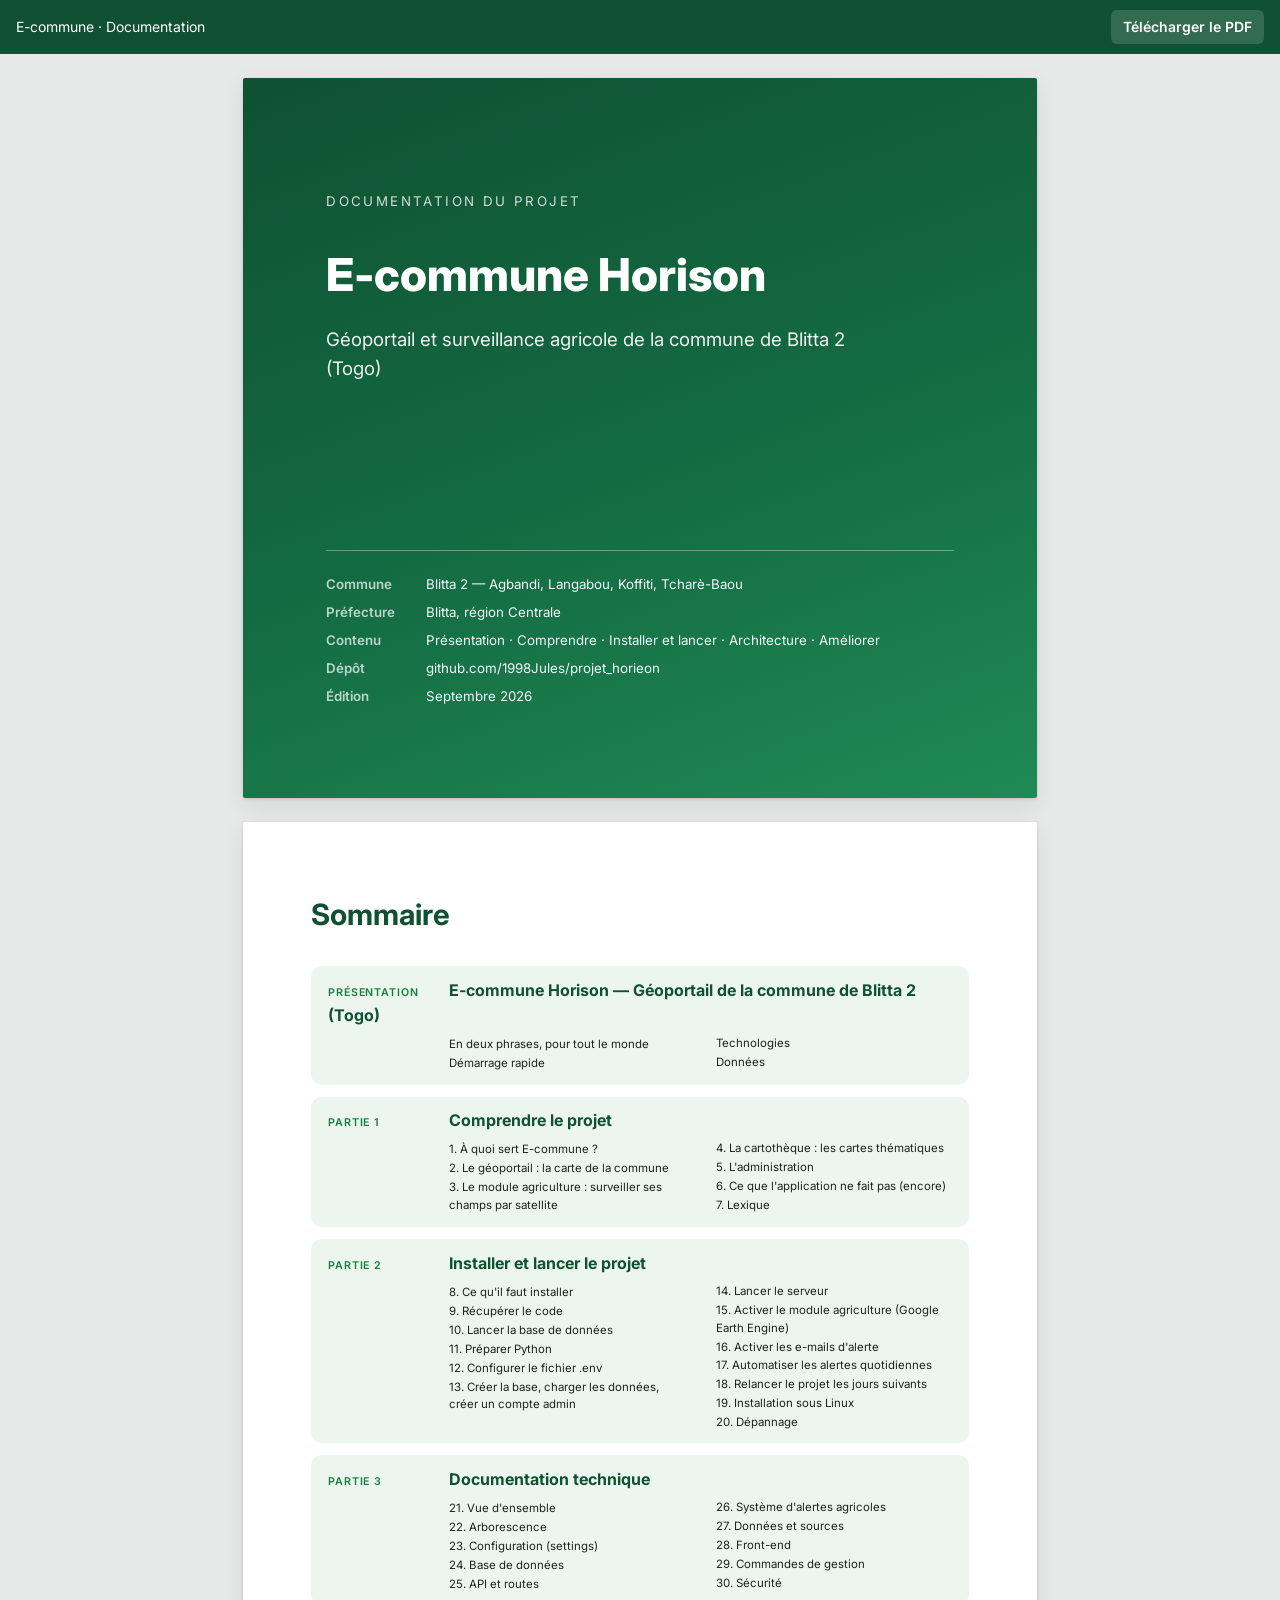
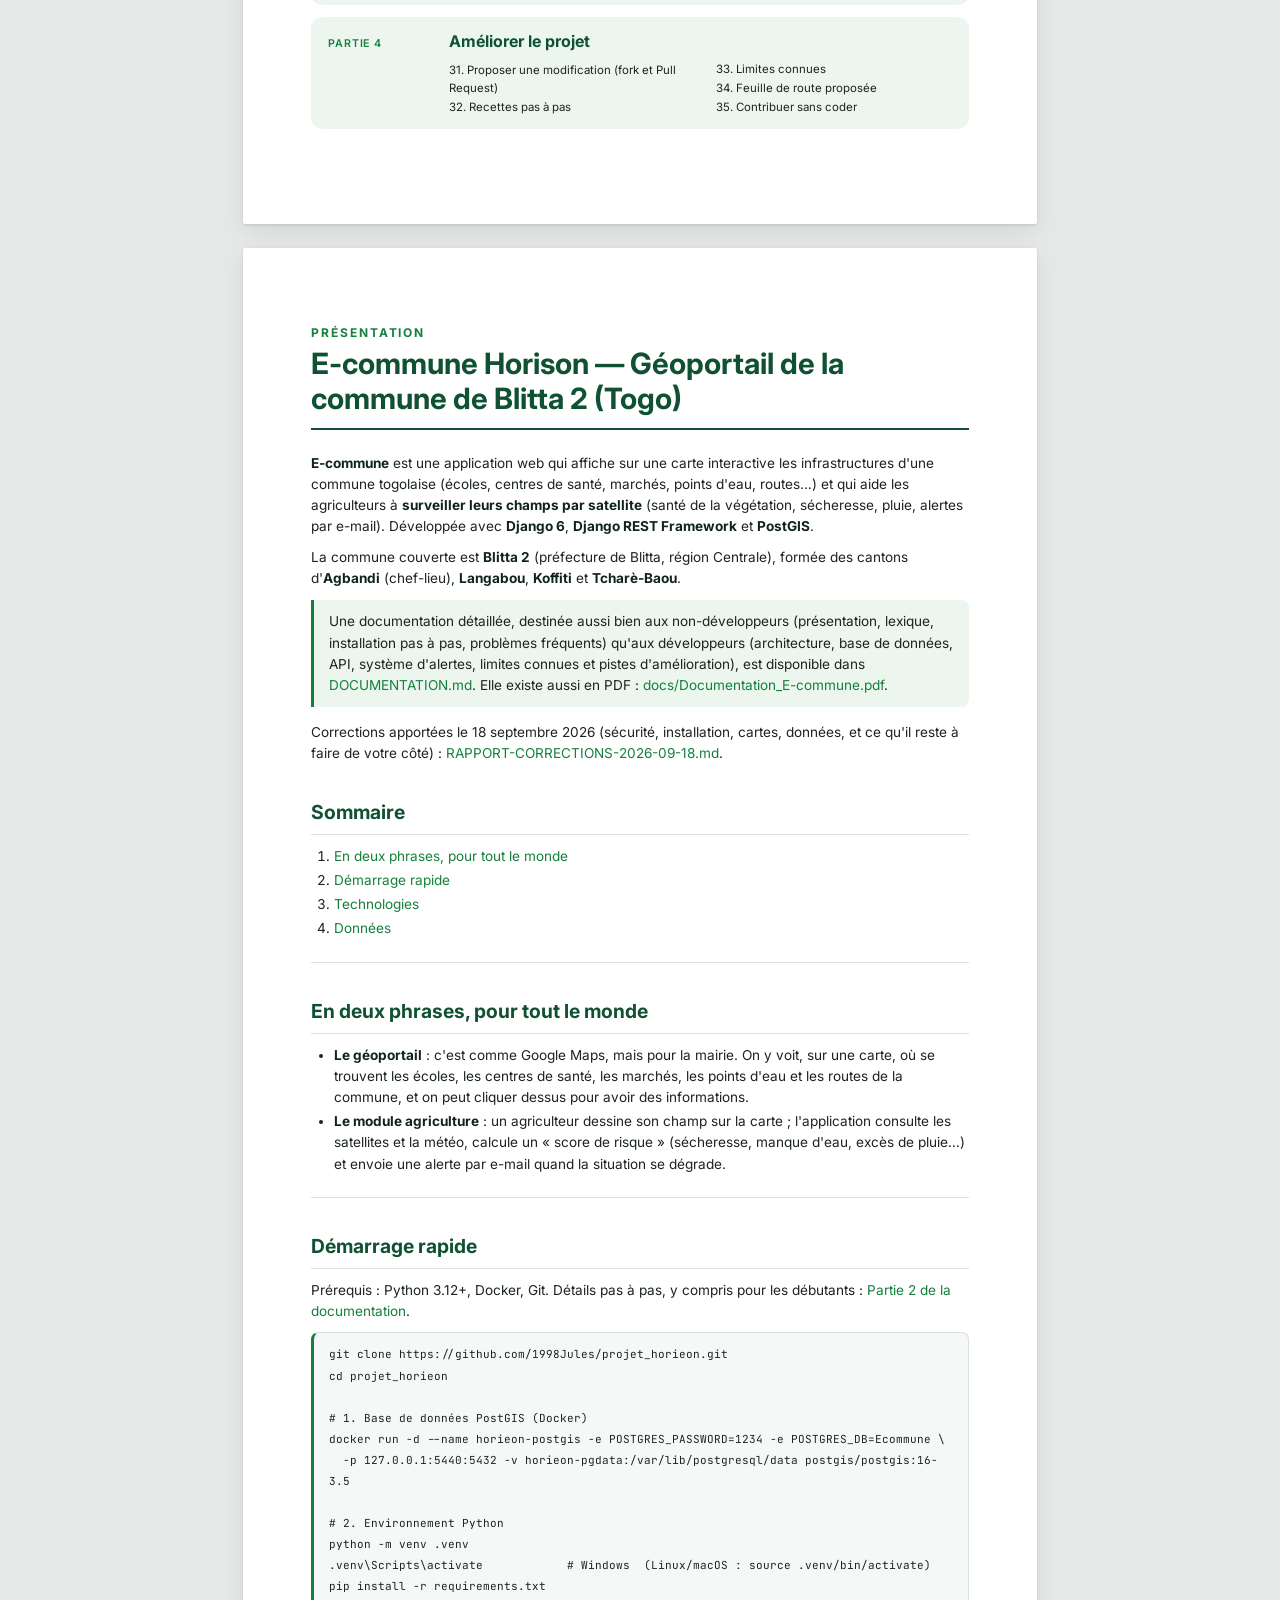
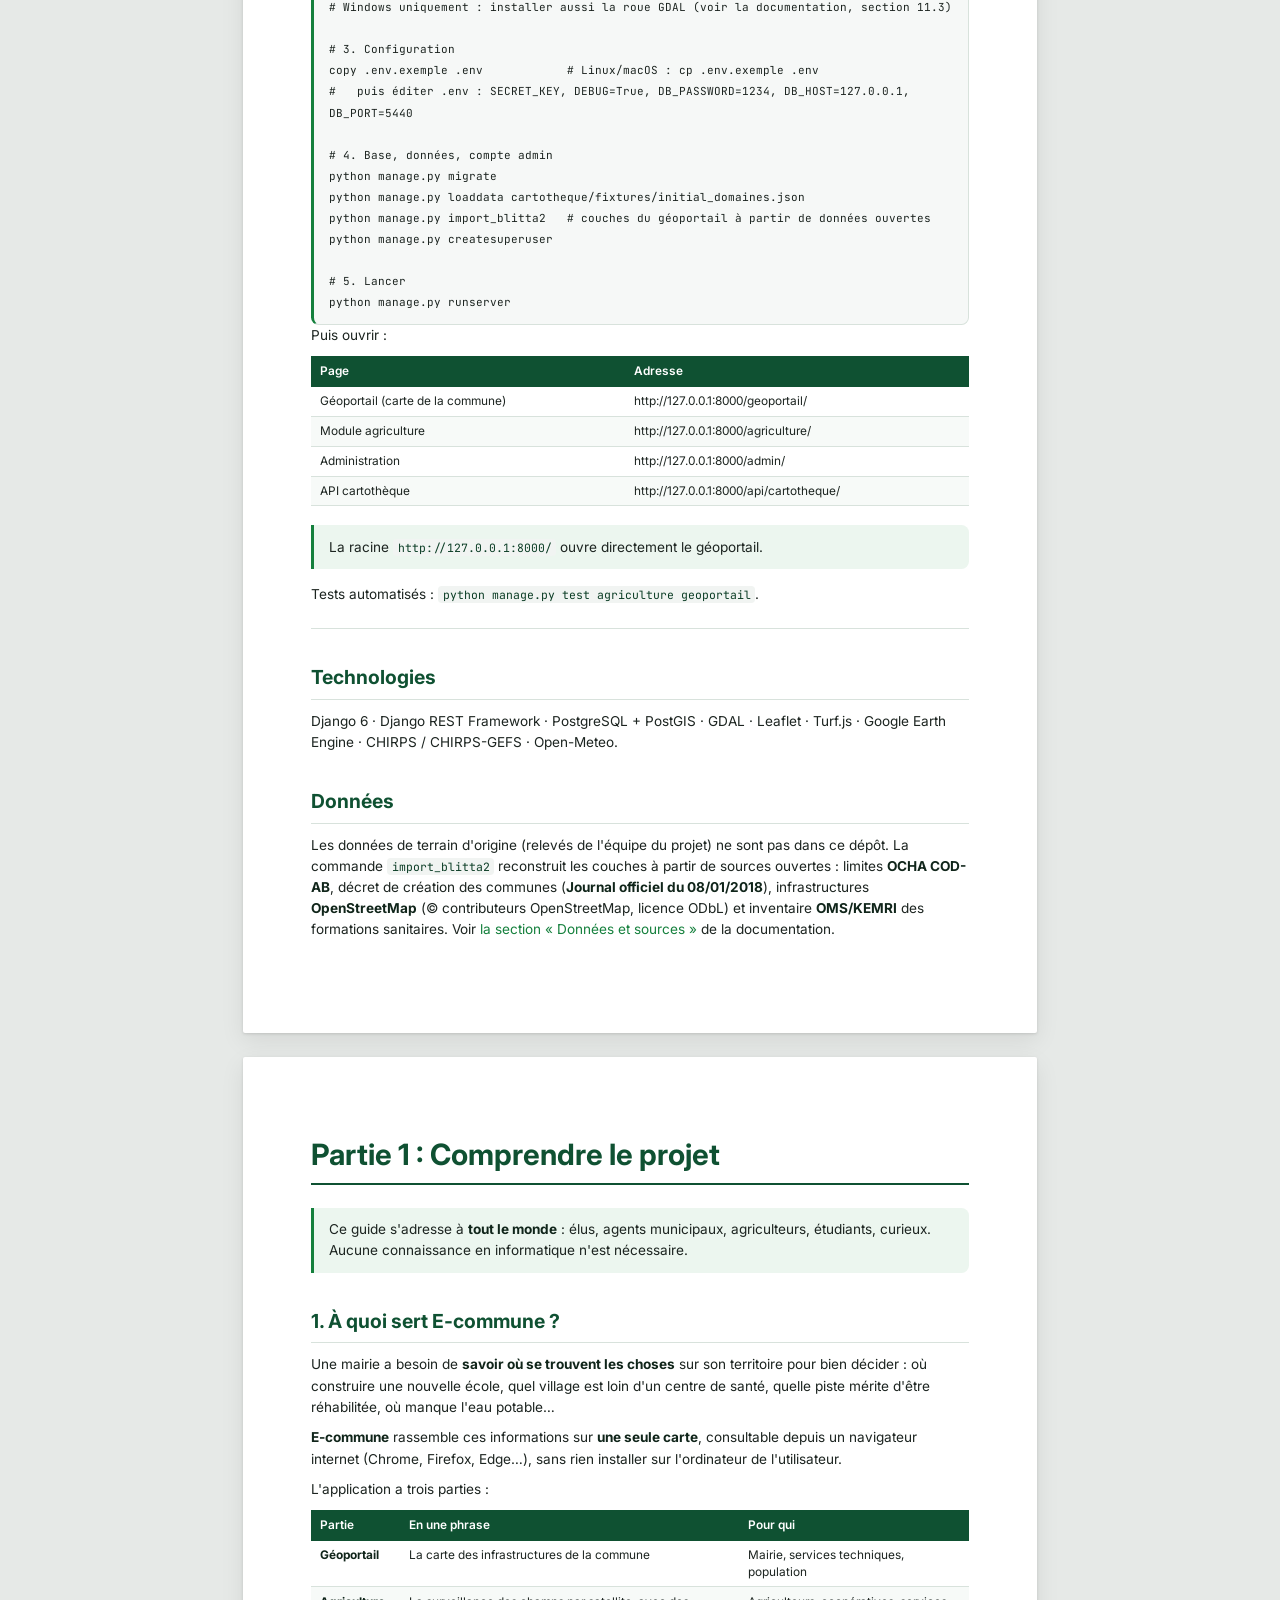
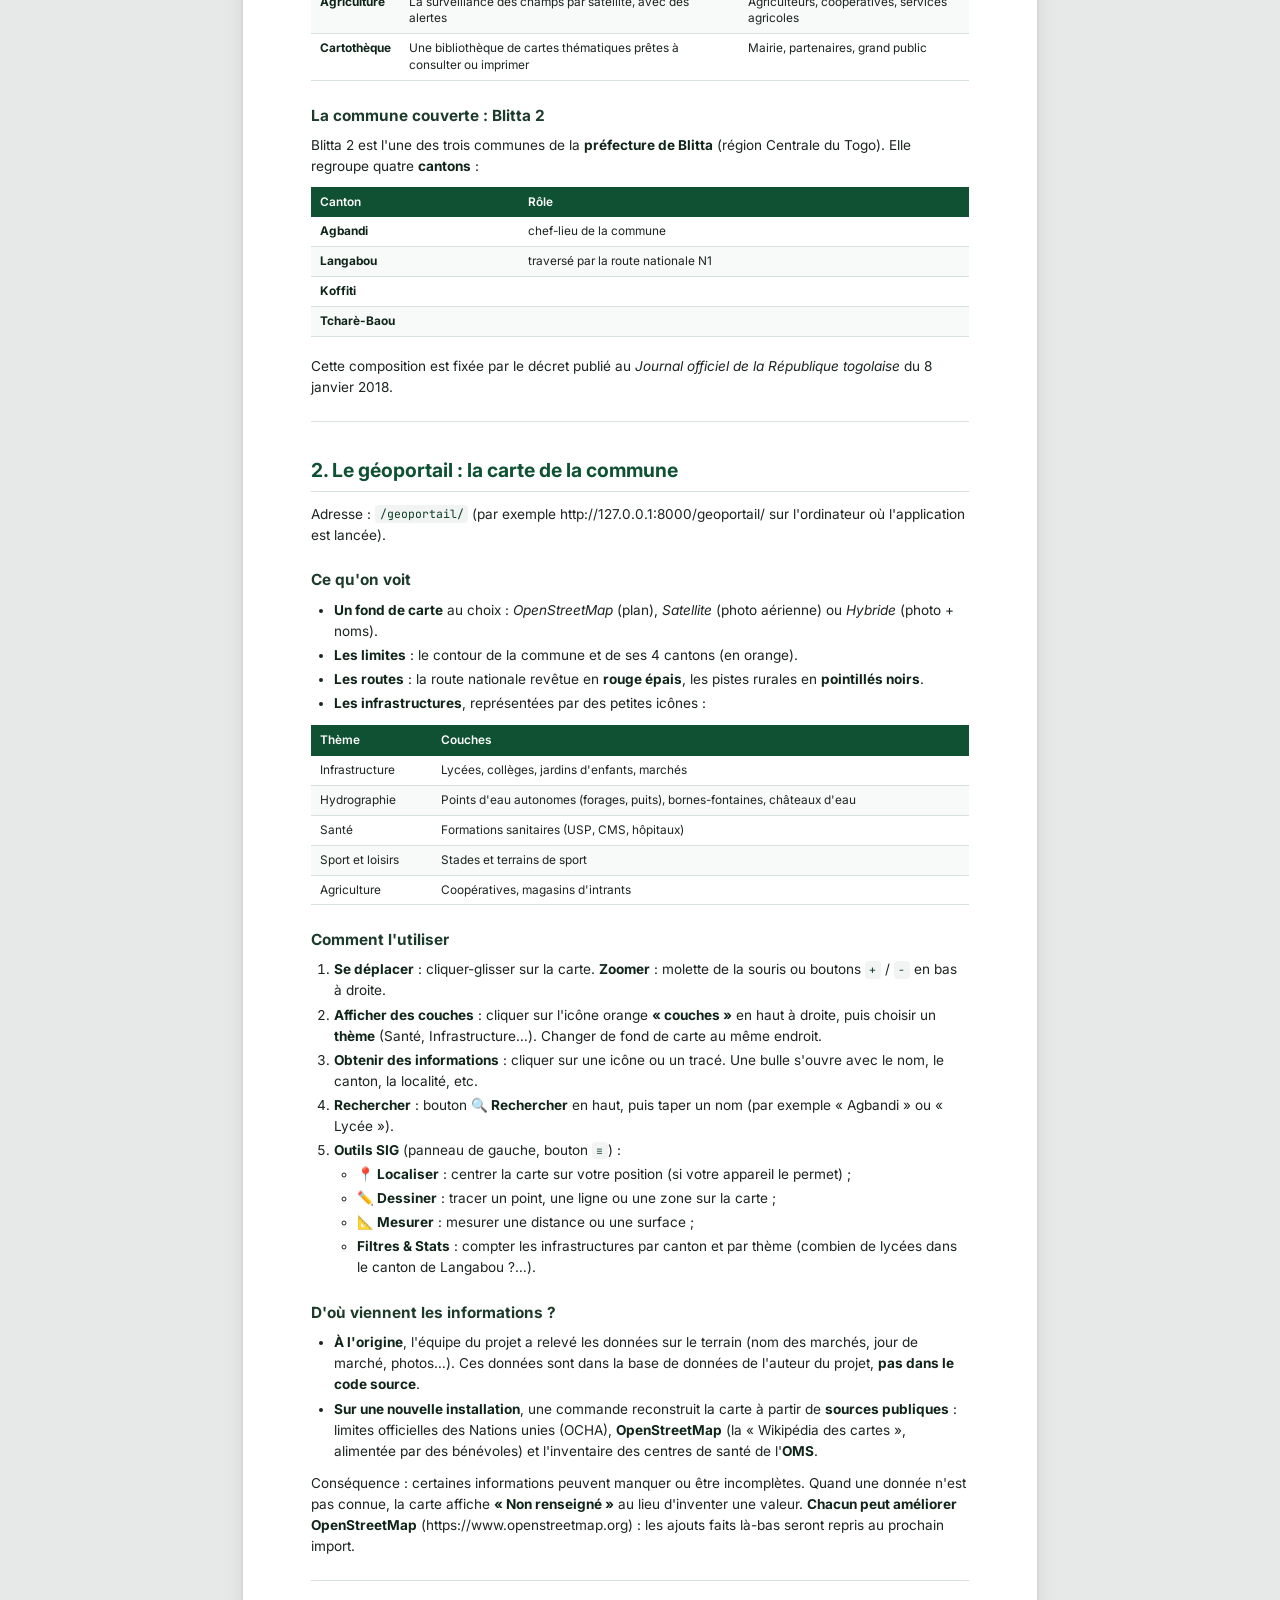
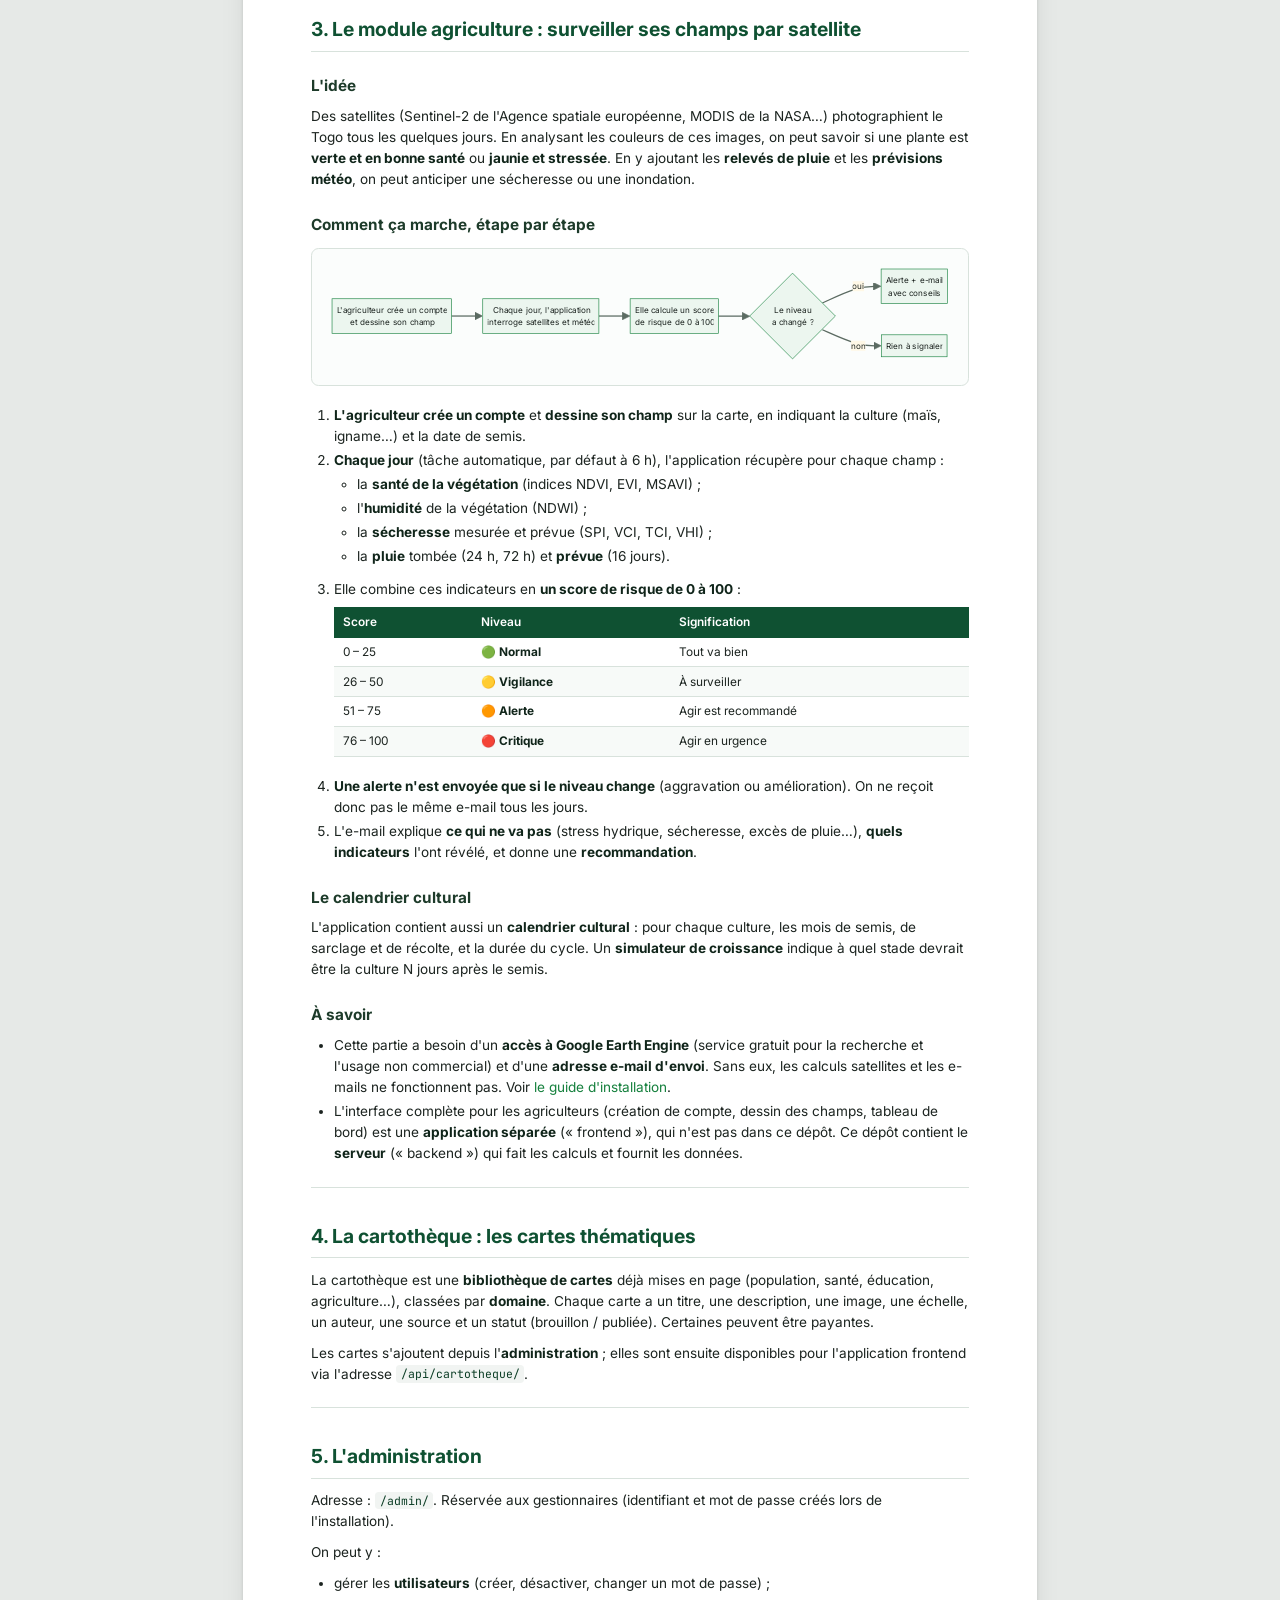
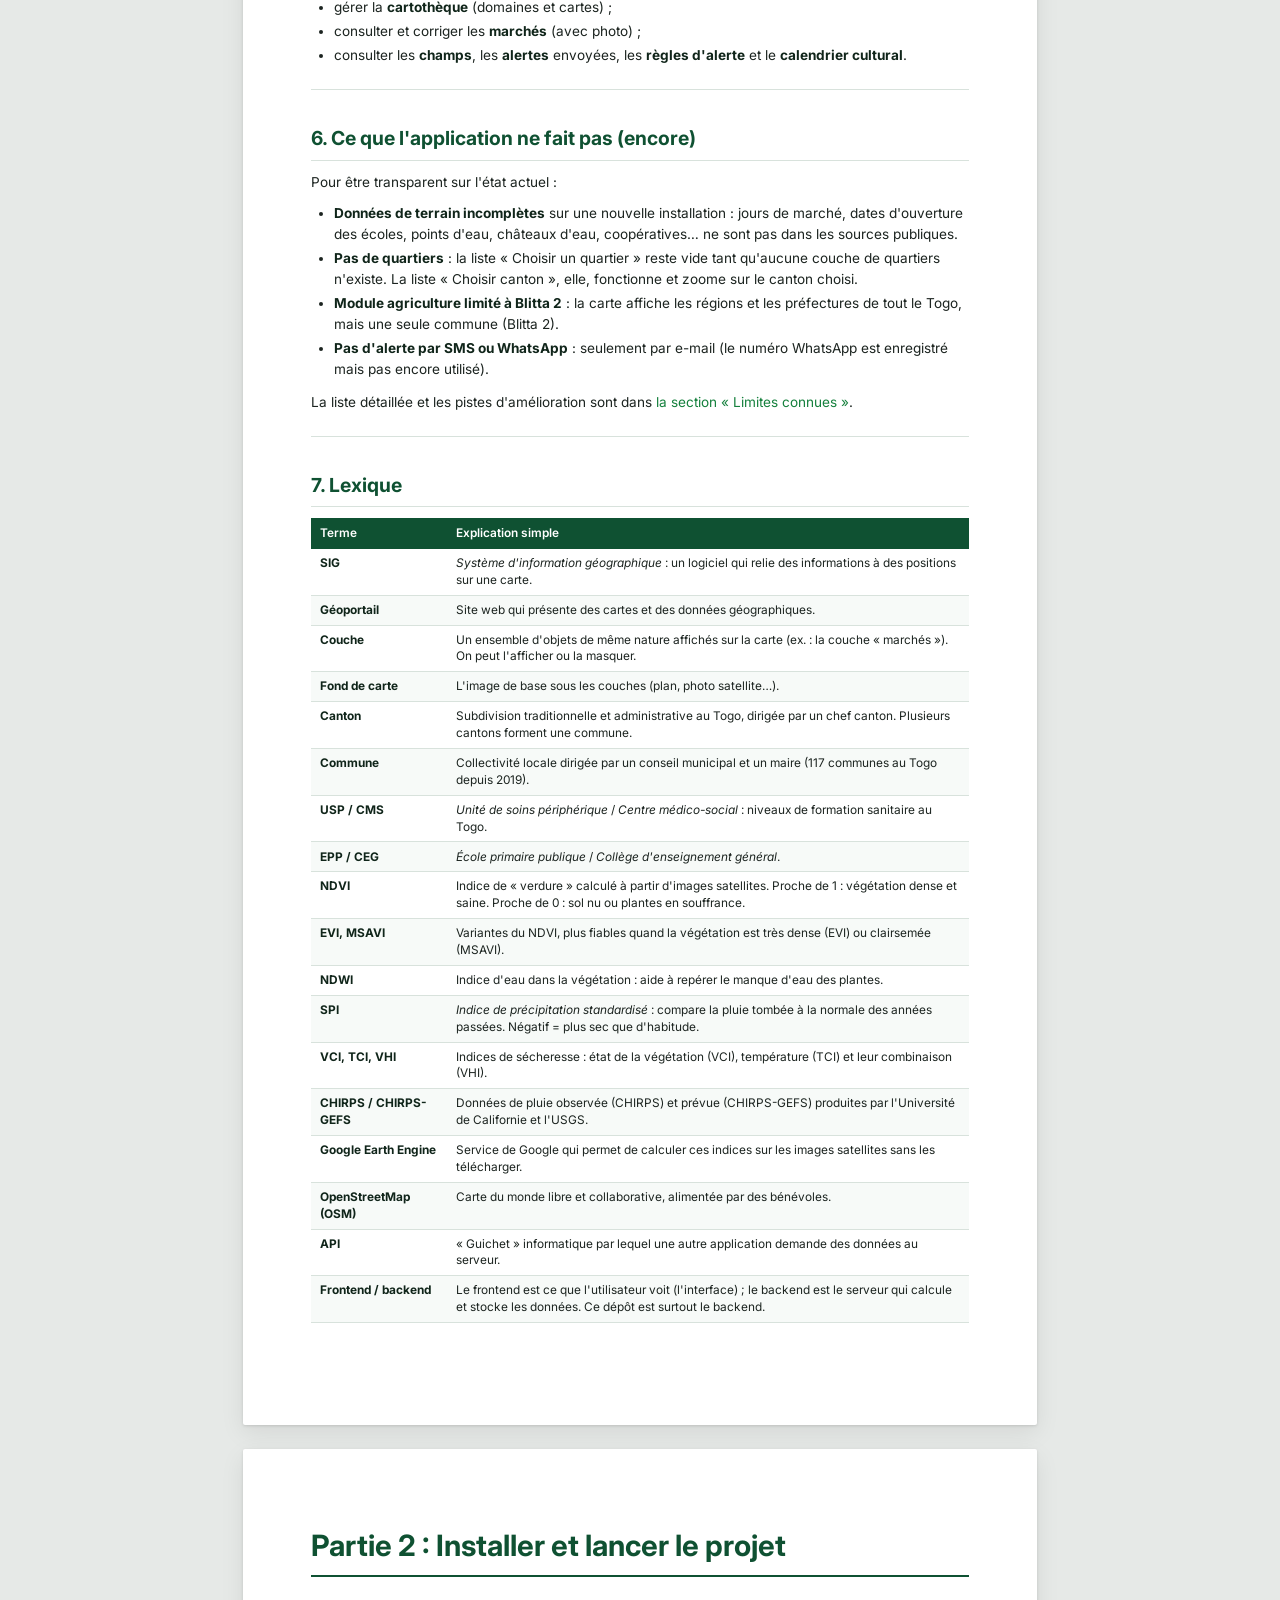
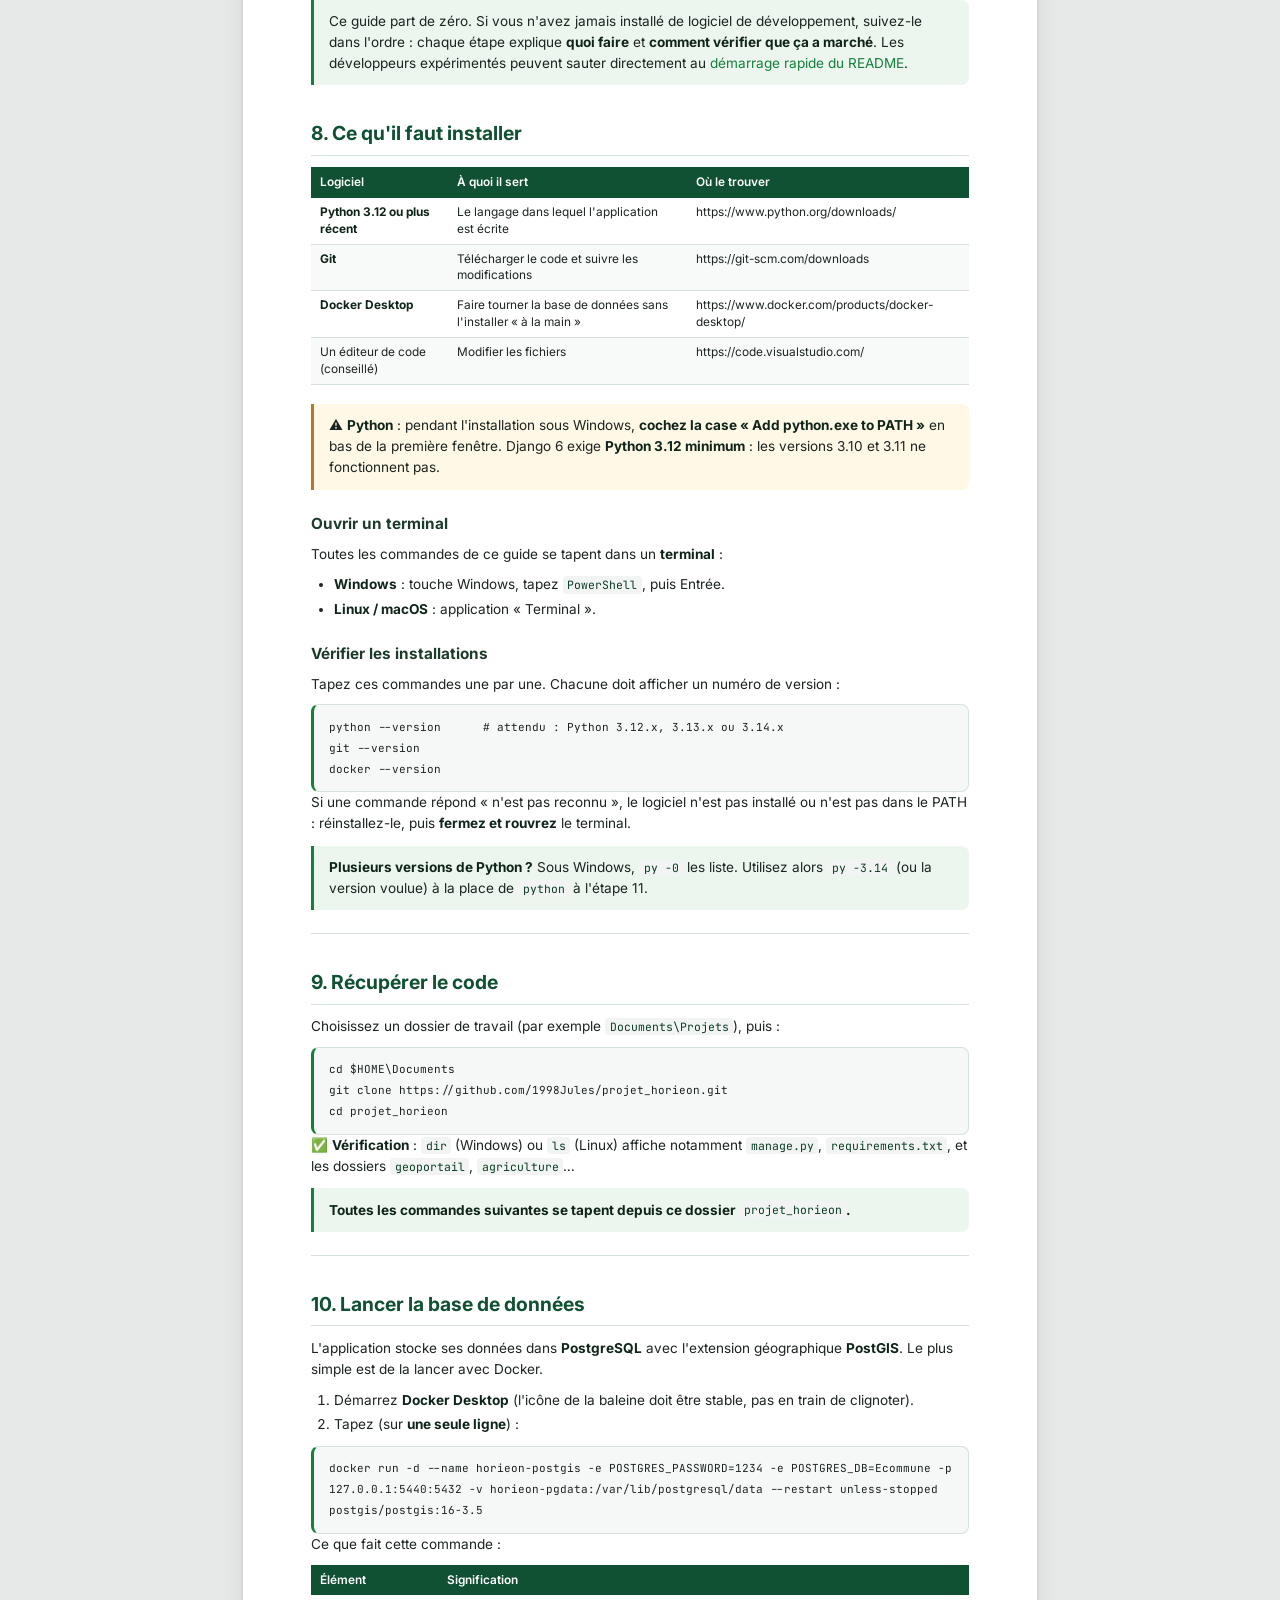
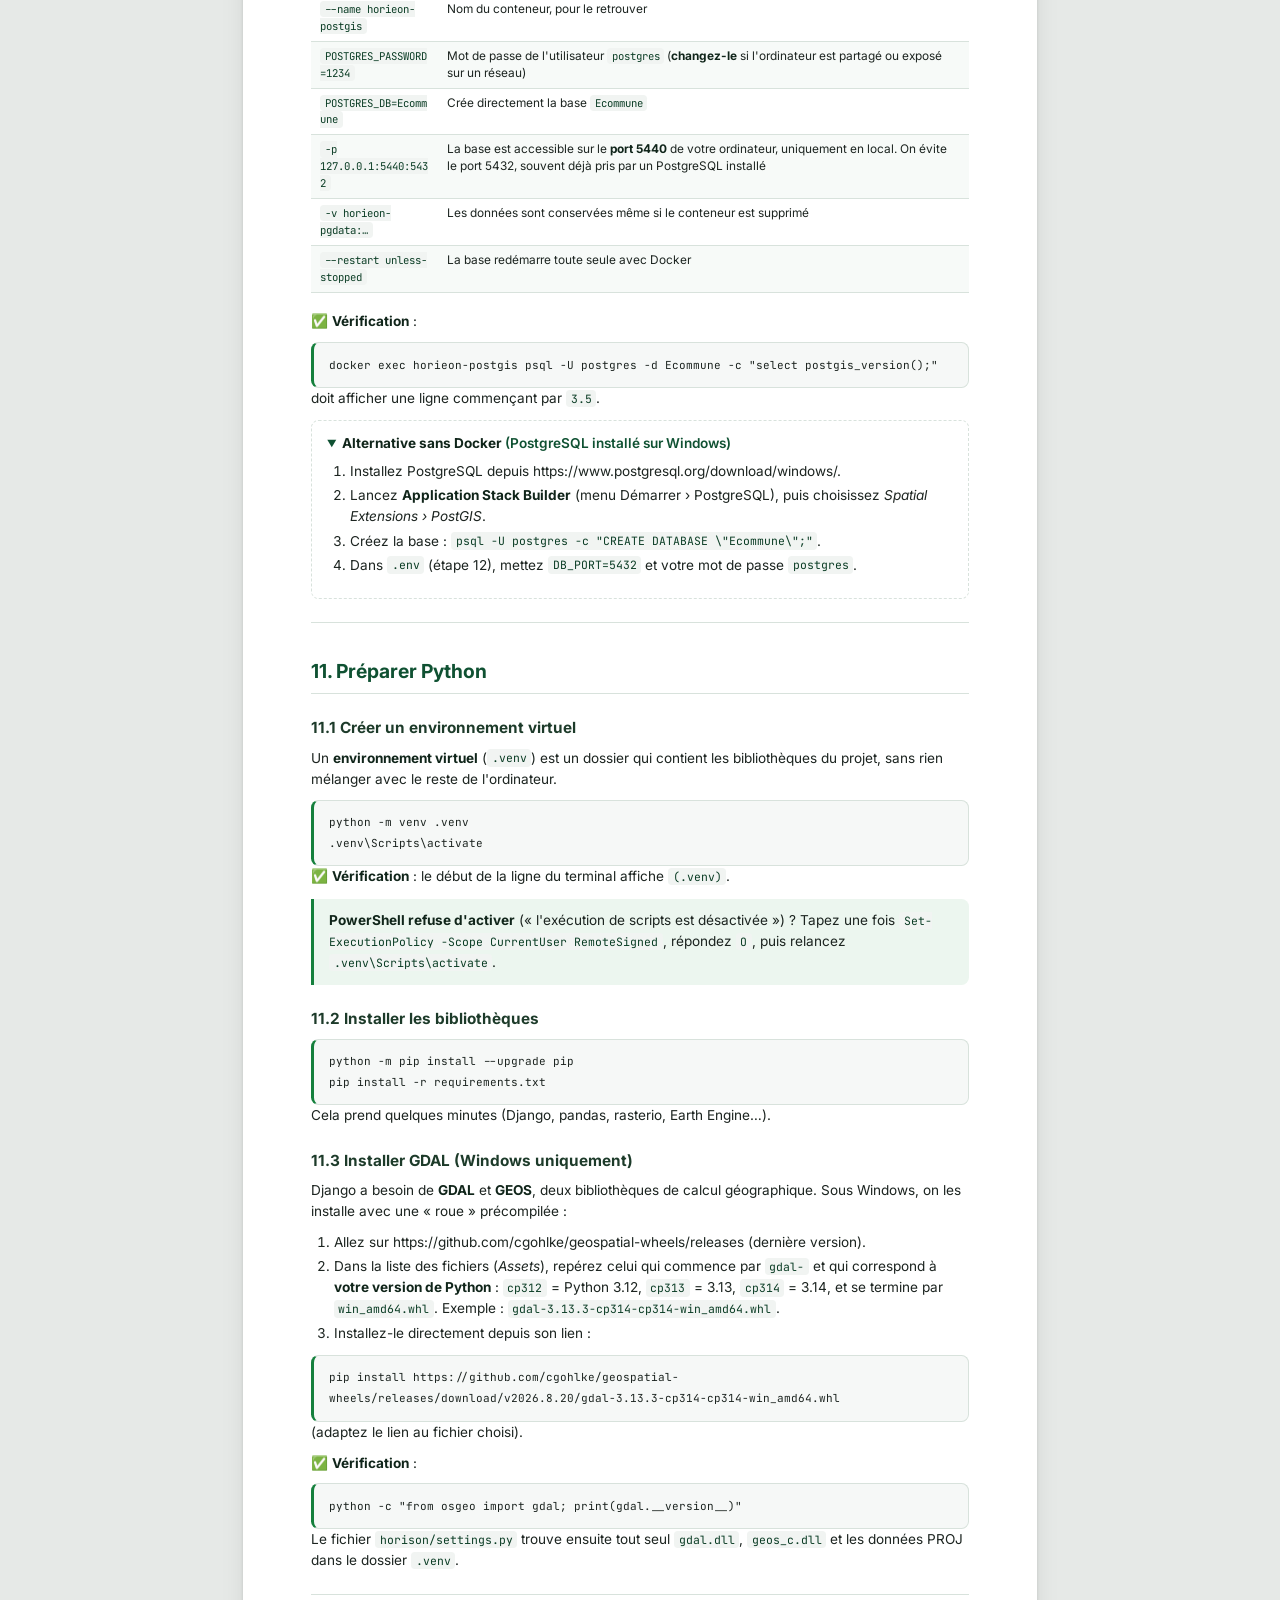
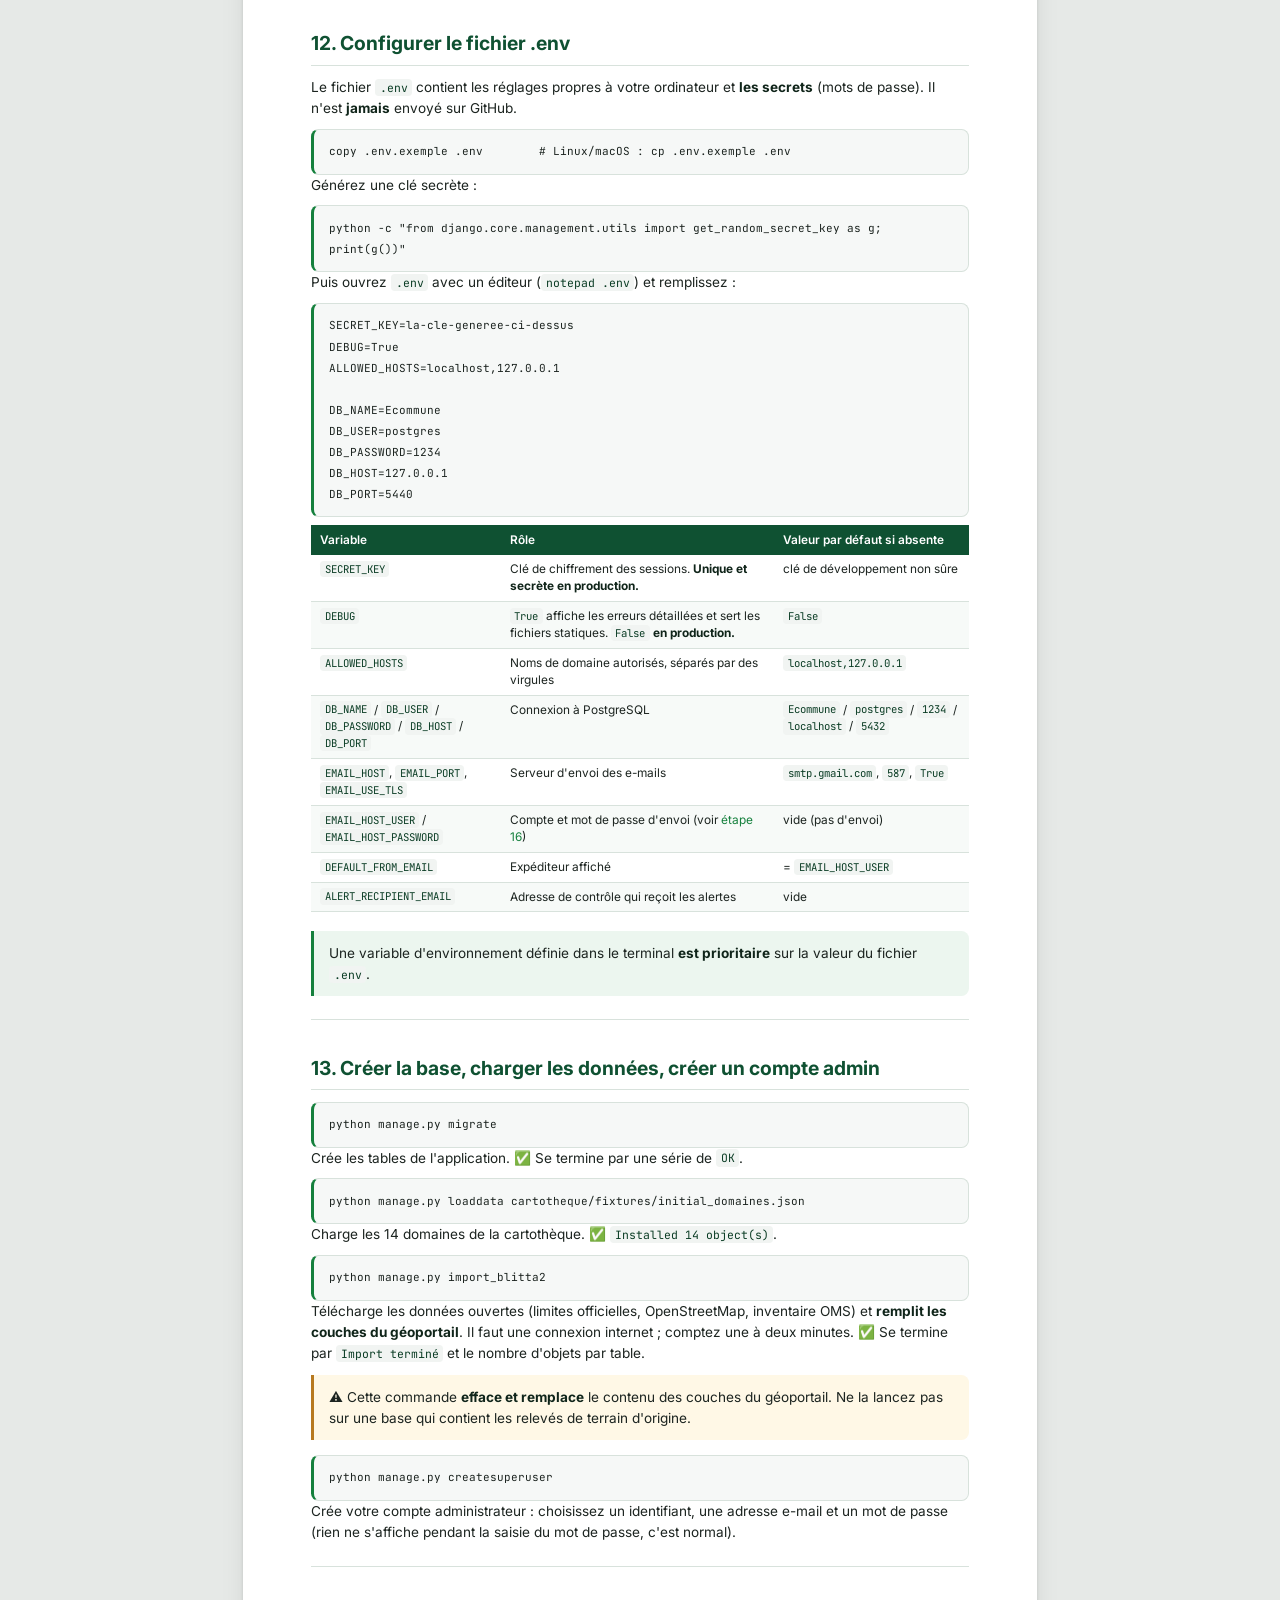
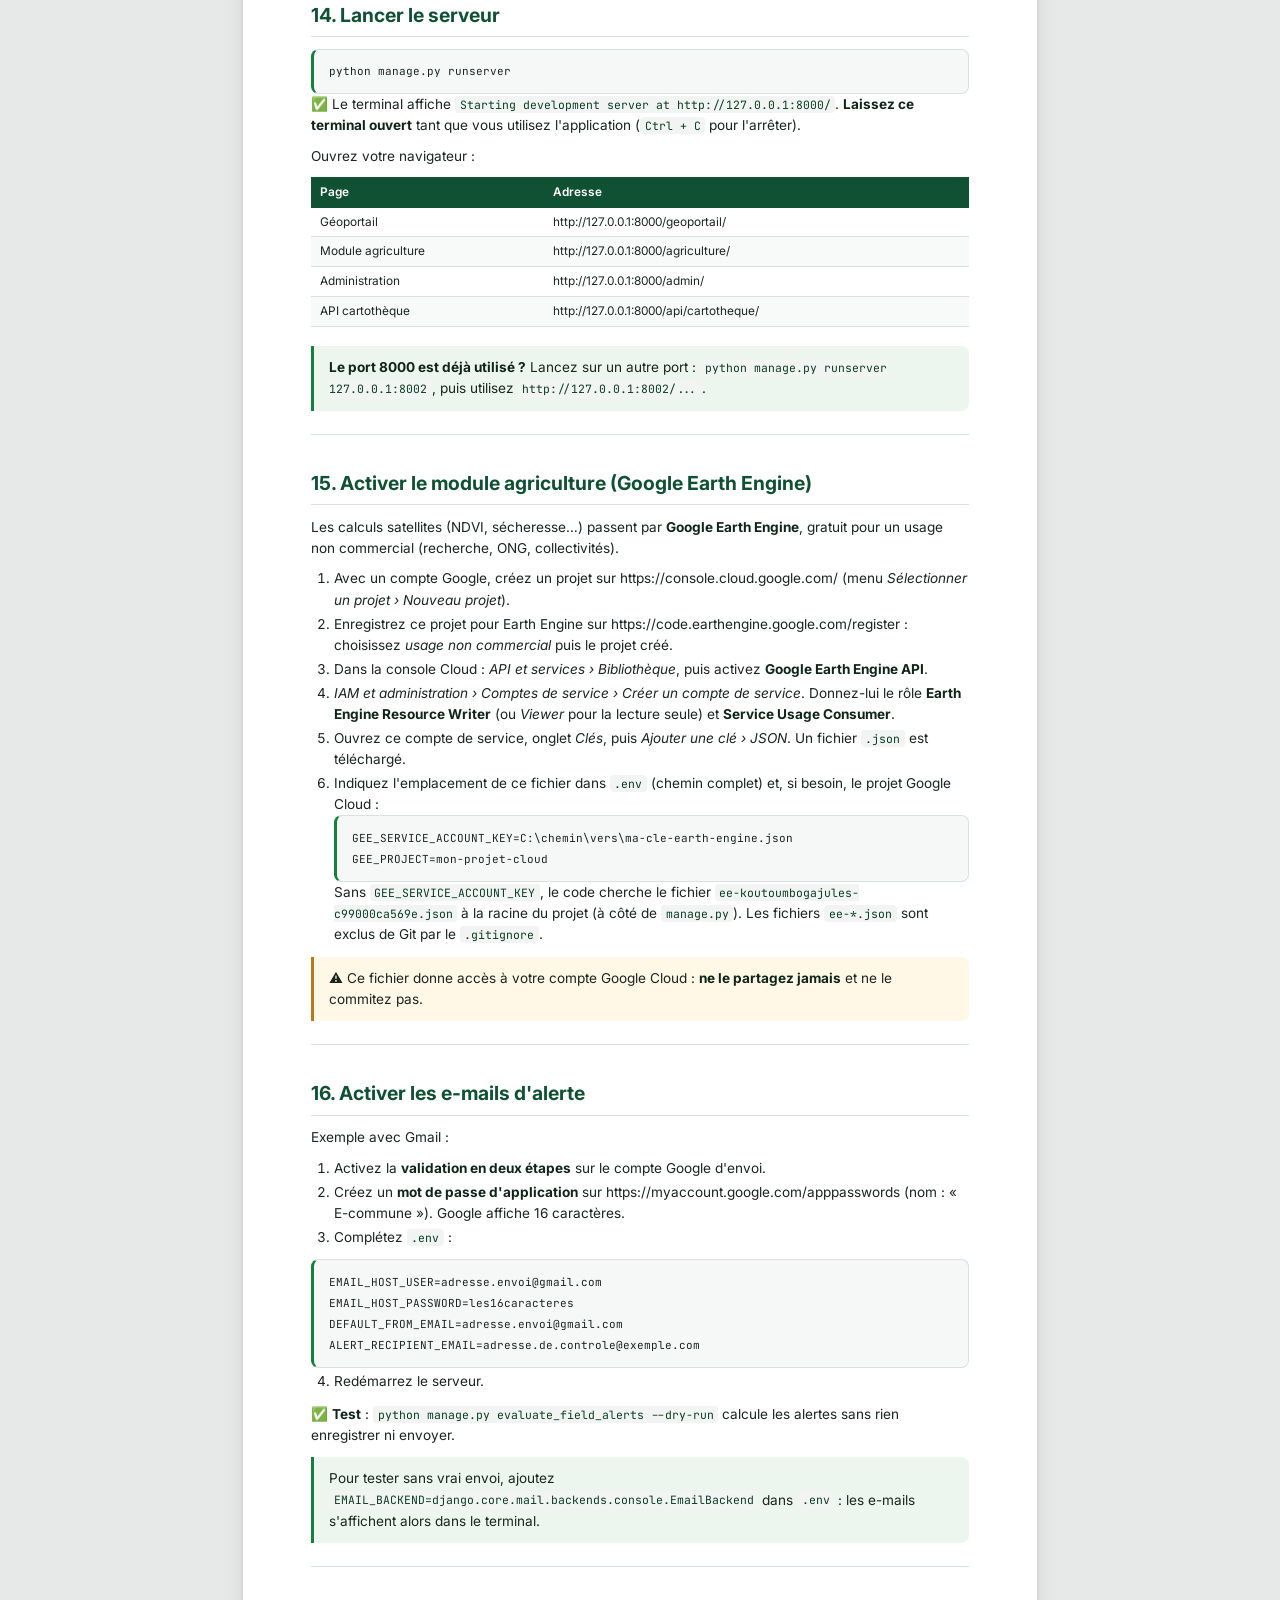
<file: docs/index.html>
<!doctype html>
<!DOCTYPE html>
<html lang="fr"><head><meta charset="utf-8">
<meta name="viewport" content="width=device-width, initial-scale=1">
<title>E-commune — Documentation</title>
<link rel="preconnect" href="https://fonts.googleapis.com">
<link href="https://fonts.googleapis.com/css2?family=Inter:wght@400;600;700;800&amp;family=JetBrains+Mono:wght@400;600&amp;display=swap" rel="stylesheet">
<style>
@page { size: A4; margin: 20mm 18mm 22mm 18mm;
  @bottom-left { content: "E-commune · Documentation"; font: 8pt Inter, 'Segoe UI', sans-serif; color: #7a8a80; }
  @bottom-right { content: counter(page) " / " counter(pages); font: 8pt Inter, 'Segoe UI', sans-serif; color: #7a8a80; }
}
@page :first { margin: 0; @bottom-left { content: none; } @bottom-right { content: none; } }
:root { --green: #0f5132; --green-2: #15803d; --green-soft: #ecf6ef; --line: #d8e2dc; --ink: #1c2420; --muted: #5b6b62;
        --amber-soft: #fff8e6; --amber: #b7791f; }
* { box-sizing: border-box; }
html { background: #fff; }
body { margin: 0; color: var(--ink); background: #fff; font: 10.2pt/1.55 Inter, 'Segoe UI', Roboto, sans-serif;
       -webkit-print-color-adjust: exact; print-color-adjust: exact; }

/* Page de garde */
.cover { height: 297mm; display: flex; flex-direction: column; justify-content: space-between;
         padding: 30mm 22mm 24mm; background: linear-gradient(160deg, #0f5132 0%, #146c43 55%, #1f8a55 100%); color: #fff;
         break-after: page; }
.cover .kicker { font-size: 10pt; letter-spacing: .18em; text-transform: uppercase; opacity: .8; }
.cover h1 { font-size: 34pt; line-height: 1.1; margin: 10mm 0 4mm; font-weight: 800; border: 0; color: #fff; }
.cover .subtitle { font-size: 14pt; opacity: .92; max-width: 140mm; }
.cover .meta { display: grid; grid-template-columns: auto 1fr; gap: 2mm 8mm; font-size: 10pt; opacity: .95; }
.cover .meta b { font-weight: 600; opacity: .75; }
.cover .band { border-top: 1px solid rgba(255,255,255,.35); padding-top: 6mm; }

/* Sommaire */
.toc { break-after: page; }
.toc h1 { font-size: 22pt; color: var(--green); margin: 0 0 6mm; border: 0; }
.toc ol { list-style: none; padding: 0; margin: 0; }
.toc > ol > li { margin: 0 0 3.2mm; padding: 3mm 4.5mm; background: var(--green-soft); border-radius: 3mm; break-inside: avoid; }
.toc > ol > li > a { font-weight: 700; font-size: 12pt; color: var(--green); text-decoration: none; display: block; }
.toc-label { display: inline-block; min-width: 32mm; font-size: 8pt; text-transform: uppercase; letter-spacing: .08em;
             color: var(--green-2); font-weight: 600; }
.toc ol ol { margin: 2mm 0 0 32mm; columns: 2; column-gap: 8mm; }
.toc ol ol li { font-size: 8.6pt; margin: .3mm 0; break-inside: avoid; }
.toc ol ol a { color: var(--ink); text-decoration: none; }

/* Chapitres */
.chapter { break-before: page; }
.chapter-label { font-size: 9pt; text-transform: uppercase; letter-spacing: .16em; color: var(--green-2); font-weight: 700; }
h1 { font-size: 22pt; line-height: 1.2; color: var(--green); margin: 1mm 0 6mm; padding-bottom: 3mm; border-bottom: 2.5px solid var(--green); }
h2 { font-size: 14.5pt; color: var(--green); margin: 9mm 0 3mm; padding-bottom: 1.5mm; border-bottom: 1px solid var(--line);
     break-after: avoid; }
h3 { font-size: 11.5pt; color: #1d3b2a; margin: 6mm 0 2mm; break-after: avoid; }
h4 { font-size: 10.5pt; margin: 4mm 0 1.5mm; break-after: avoid; }
p { margin: 0 0 2.6mm; }
a { color: var(--green-2); text-decoration: none; }
strong { color: #10251a; }
hr { border: 0; border-top: 1px solid var(--line); margin: 6mm 0; }
ul, ol { margin: 0 0 3mm; padding-left: 6mm; }
li { margin: .8mm 0; }
li > p { margin: 0; }

/* Encadrés (citations) */
blockquote { margin: 3mm 0 4mm; padding: 3mm 4mm; background: var(--green-soft); border-left: 3.5px solid var(--green-2);
             border-radius: 0 2mm 2mm 0; break-inside: avoid; }
blockquote p:last-child { margin: 0; }
blockquote.warn { background: var(--amber-soft); border-left-color: var(--amber); }

/* Code */
code { font: 8.6pt 'JetBrains Mono', Consolas, monospace; background: #f1f4f2; padding: .3mm 1.2mm; border-radius: 1mm; color: #0b3d25; }
pre { background: #f6f8f7; border: 1px solid var(--line); border-left: 3px solid var(--green-2); border-radius: 2mm;
      padding: 3mm 4mm; margin: 2mm 0 4mm; white-space: pre-wrap; word-break: break-word; }
pre code { background: none; padding: 0; font-size: 8.3pt; line-height: 1.5; color: #1c2420; }
.highlight { margin: 0; }

/* Tableaux */
table { width: 100%; border-collapse: collapse; margin: 2mm 0 5mm; font-size: 8.9pt; line-height: 1.42; }
thead { display: table-header-group; }
th { background: var(--green); color: #fff; text-align: left; font-weight: 600; padding: 1.8mm 2.4mm; }
td { padding: 1.6mm 2.4mm; border-bottom: 1px solid var(--line); vertical-align: top; }
td code, th code { overflow-wrap: anywhere; }
tbody tr:nth-child(even) td { background: #f7faf8; }
tr { break-inside: avoid; }
td code, th code { font-size: 8pt; }

/* Listes de contrôle */
.task-list-item { list-style: none; margin-left: -5mm; }
.task-list-item input { margin-right: 2mm; }

/* Diagrammes */
.mermaid { margin: 3mm 0 5mm; padding: 4mm; border: 1px solid var(--line); border-radius: 2mm; background: #fbfdfc;
           text-align: center; break-inside: avoid; }
.mermaid svg { max-width: 100% !important; height: auto; }
.mermaid svg[aria-roledescription^="flowchart"] { width: 100% !important; max-height: 150mm; }

details { margin: 3mm 0; padding: 3mm 4mm; border: 1px dashed var(--line); border-radius: 2mm; }
summary { font-weight: 600; color: var(--green); margin-bottom: 2mm; }

@media screen {
  html, body { background: #e6e9e7; }
  .topbar { position: sticky; top: 0; z-index: 10; display: flex; justify-content: space-between; align-items: center;
            gap: 12px; padding: 10px 16px; background: #0f5132; color: #fff; font-size: 14px; }
  .topbar a { color: #fff; font-weight: 600; background: rgba(255,255,255,.15); padding: 6px 12px; border-radius: 6px; }
  .cover, .toc, .chapter { width: min(210mm, calc(100% - 32px)); margin: 24px auto;
                           box-shadow: 0 1px 3px rgba(0,0,0,.12), 0 8px 24px rgba(0,0,0,.08); border-radius: 2px; }
  .toc, .chapter { background: #fff; }
  .cover { height: auto; min-height: min(200mm, 80vh); gap: 24px; }
  .toc, .chapter { padding: 20mm 18mm 22mm; }
}
@media screen and (max-width: 700px) {
  table { display: block; overflow-x: auto; }
  .toc, .chapter { padding: 20px 16px; }
  .cover { padding: 40px 20px; }
  .cover h1 { font-size: 26pt; }
  .toc ol ol { margin-left: 0; columns: 1; }
}
@media print { .topbar { display: none; } }
</style>
</head><body>
<div class="topbar"><span>E-commune · Documentation</span><a href="Documentation_E-commune.pdf">Télécharger le PDF</a></div>
<div class="cover">
  <div>
    <div class="kicker">Documentation du projet</div>
    <h1>E-commune Horison</h1>
    <div class="subtitle">Géoportail et surveillance agricole de la commune de Blitta 2 (Togo)</div>
  </div>
  <div class="band">
    <div class="meta">
      <b>Commune</b><span>Blitta 2 — Agbandi, Langabou, Koffiti, Tcharè-Baou</span>
      <b>Préfecture</b><span>Blitta, région Centrale</span>
      <b>Contenu</b><span>Présentation · Comprendre · Installer et lancer · Architecture · Améliorer</span>
      <b>Dépôt</b><span>github.com/1998Jules/projet_horieon</span>
      <b>Édition</b><span>Septembre 2026</span>
    </div>
  </div>
</div>
<div class="toc"><h1>Sommaire</h1><ol><li><a href="#doc0-e-commune-horison--géoportail-de-la-commune-de-blitta-2-togo"><span class="toc-label">Présentation</span>E-commune Horison — Géoportail de la commune de Blitta 2 (Togo)</a><ol><li><a href="#doc0-en-deux-phrases-pour-tout-le-monde">En deux phrases, pour tout le monde</a></li><li><a href="#doc0-démarrage-rapide">Démarrage rapide</a></li><li><a href="#doc0-technologies">Technologies</a></li><li><a href="#doc0-données">Données</a></li></ol></li><li><a href="#doc1-partie-1--comprendre-le-projet"><span class="toc-label">Partie 1</span>Comprendre le projet</a><ol><li><a href="#doc1-1-à-quoi-sert-e-commune-">1. À quoi sert E-commune ?</a></li><li><a href="#doc1-2-le-géoportail--la-carte-de-la-commune">2. Le géoportail : la carte de la commune</a></li><li><a href="#doc1-3-le-module-agriculture--surveiller-ses-champs-par-satellite">3. Le module agriculture : surveiller ses champs par satellite</a></li><li><a href="#doc1-4-la-cartothèque--les-cartes-thématiques">4. La cartothèque : les cartes thématiques</a></li><li><a href="#doc1-5-ladministration">5. L'administration</a></li><li><a href="#doc1-6-ce-que-lapplication-ne-fait-pas-encore">6. Ce que l'application ne fait pas (encore)</a></li><li><a href="#doc1-7-lexique">7. Lexique</a></li></ol></li><li><a href="#doc1-partie-2--installer-et-lancer-le-projet"><span class="toc-label">Partie 2</span>Installer et lancer le projet</a><ol><li><a href="#doc1-8-ce-quil-faut-installer">8. Ce qu'il faut installer</a></li><li><a href="#doc1-9-récupérer-le-code">9. Récupérer le code</a></li><li><a href="#doc1-10-lancer-la-base-de-données">10. Lancer la base de données</a></li><li><a href="#doc1-11-préparer-python">11. Préparer Python</a></li><li><a href="#doc1-12-configurer-le-fichier-env">12. Configurer le fichier .env</a></li><li><a href="#doc1-13-créer-la-base-charger-les-données-créer-un-compte-admin">13. Créer la base, charger les données, créer un compte admin</a></li><li><a href="#doc1-14-lancer-le-serveur">14. Lancer le serveur</a></li><li><a href="#doc1-15-activer-le-module-agriculture-google-earth-engine">15. Activer le module agriculture (Google Earth Engine)</a></li><li><a href="#doc1-16-activer-les-e-mails-dalerte">16. Activer les e-mails d'alerte</a></li><li><a href="#doc1-17-automatiser-les-alertes-quotidiennes">17. Automatiser les alertes quotidiennes</a></li><li><a href="#doc1-18-relancer-le-projet-les-jours-suivants">18. Relancer le projet les jours suivants</a></li><li><a href="#doc1-19-installation-sous-linux">19. Installation sous Linux</a></li><li><a href="#doc1-20-dépannage">20. Dépannage</a></li></ol></li><li><a href="#doc1-partie-3--documentation-technique"><span class="toc-label">Partie 3</span>Documentation technique</a><ol><li><a href="#doc1-21-vue-densemble">21. Vue d'ensemble</a></li><li><a href="#doc1-22-arborescence">22. Arborescence</a></li><li><a href="#doc1-23-configuration-settings">23. Configuration (settings)</a></li><li><a href="#doc1-24-base-de-données">24. Base de données</a></li><li><a href="#doc1-25-api-et-routes">25. API et routes</a></li><li><a href="#doc1-26-système-dalertes-agricoles">26. Système d'alertes agricoles</a></li><li><a href="#doc1-27-données-et-sources">27. Données et sources</a></li><li><a href="#doc1-28-front-end">28. Front-end</a></li><li><a href="#doc1-29-commandes-de-gestion">29. Commandes de gestion</a></li><li><a href="#doc1-30-sécurité">30. Sécurité</a></li></ol></li><li><a href="#doc1-partie-4--améliorer-le-projet"><span class="toc-label">Partie 4</span>Améliorer le projet</a><ol><li><a href="#doc1-31-proposer-une-modification-fork-et-pull-request">31. Proposer une modification (fork et Pull Request)</a></li><li><a href="#doc1-32-recettes-pas-à-pas">32. Recettes pas à pas</a></li><li><a href="#doc1-33-limites-connues">33. Limites connues</a></li><li><a href="#doc1-34-feuille-de-route-proposée">34. Feuille de route proposée</a></li><li><a href="#doc1-35-contribuer-sans-coder">35. Contribuer sans coder</a></li></ol></li></ol></div>

<section class="chapter" id="doc0">
  <div class="chapter-label">Présentation</div>
  <h1 id="doc0-e-commune-horison--géoportail-de-la-commune-de-blitta-2-togo">E-commune Horison — Géoportail de la commune de Blitta 2 (Togo)</h1>
<p><strong>E-commune</strong> est une application web qui affiche sur une carte interactive les
infrastructures d'une commune togolaise (écoles, centres de santé, marchés,
points d'eau, routes…) et qui aide les agriculteurs à <strong>surveiller leurs champs
par satellite</strong> (santé de la végétation, sécheresse, pluie, alertes par e-mail).
Développée avec <strong>Django 6</strong>, <strong>Django REST Framework</strong> et <strong>PostGIS</strong>.</p>
<p>La commune couverte est <strong>Blitta 2</strong> (préfecture de Blitta, région Centrale),
formée des cantons d'<strong>Agbandi</strong> (chef-lieu), <strong>Langabou</strong>, <strong>Koffiti</strong> et
<strong>Tcharè-Baou</strong>.</p>
<blockquote>
<p>Une documentation détaillée, destinée aussi bien aux non-développeurs
(présentation, lexique, installation pas à pas, problèmes fréquents) qu'aux
développeurs (architecture, base de données, API, système d'alertes, limites
connues et pistes d'amélioration), est disponible dans
<a href="#doc1">DOCUMENTATION.md</a>. Elle existe aussi en PDF :
<a href="docs/Documentation_E-commune.pdf">docs/Documentation_E-commune.pdf</a>.</p>
</blockquote>
<p>Corrections apportées le 18 septembre 2026 (sécurité, installation, cartes,
données, et ce qu'il reste à faire de votre côté) :
<a href="RAPPORT-CORRECTIONS-2026-09-18.md">RAPPORT-CORRECTIONS-2026-09-18.md</a>.</p>
<h2 id="doc0-sommaire">Sommaire</h2>
<ol>
<li><a href="#doc0-en-deux-phrases-pour-tout-le-monde">En deux phrases, pour tout le monde</a></li>
<li><a href="#doc0-démarrage-rapide">Démarrage rapide</a></li>
<li><a href="#doc0-technologies">Technologies</a></li>
<li><a href="#doc0-données">Données</a></li>
</ol>
<hr>
<h2 id="doc0-en-deux-phrases-pour-tout-le-monde">En deux phrases, pour tout le monde</h2>
<ul>
<li><strong>Le géoportail</strong> : c'est comme Google Maps, mais pour la mairie. On y voit,
  sur une carte, où se trouvent les écoles, les centres de santé, les marchés,
  les points d'eau et les routes de la commune, et on peut cliquer dessus pour
  avoir des informations.</li>
<li><strong>Le module agriculture</strong> : un agriculteur dessine son champ sur la carte ;
  l'application consulte les satellites et la météo, calcule un « score de
  risque » (sécheresse, manque d'eau, excès de pluie…) et envoie une alerte par
  e-mail quand la situation se dégrade.</li>
</ul>
<hr>
<h2 id="doc0-démarrage-rapide">Démarrage rapide</h2>
<p>Prérequis : Python 3.12+, Docker, Git. Détails pas à pas, y compris pour les
débutants : <a href="#doc1-partie-2--installer-et-lancer-le-projet">Partie 2 de la documentation</a>.</p>
<pre class="highlight"><code class="language-bash">git clone https://github.com/1998Jules/projet_horieon.git
cd projet_horieon

# 1. Base de données PostGIS (Docker)
docker run -d --name horieon-postgis -e POSTGRES_PASSWORD=1234 -e POSTGRES_DB=Ecommune \
  -p 127.0.0.1:5440:5432 -v horieon-pgdata:/var/lib/postgresql/data postgis/postgis:16-3.5

# 2. Environnement Python
python -m venv .venv
.venv\Scripts\activate            # Windows  (Linux/macOS : source .venv/bin/activate)
pip install -r requirements.txt
# Windows uniquement : installer aussi la roue GDAL (voir la documentation, section 11.3)

# 3. Configuration
copy .env.exemple .env            # Linux/macOS : cp .env.exemple .env
#   puis éditer .env : SECRET_KEY, DEBUG=True, DB_PASSWORD=1234, DB_HOST=127.0.0.1, DB_PORT=5440

# 4. Base, données, compte admin
python manage.py migrate
python manage.py loaddata cartotheque/fixtures/initial_domaines.json
python manage.py import_blitta2   # couches du géoportail à partir de données ouvertes
python manage.py createsuperuser

# 5. Lancer
python manage.py runserver</code></pre>
<p>Puis ouvrir :</p>
<table>
<thead>
<tr>
<th>Page</th>
<th>Adresse</th>
</tr>
</thead>
<tbody>
<tr>
<td>Géoportail (carte de la commune)</td>
<td>http://127.0.0.1:8000/geoportail/</td>
</tr>
<tr>
<td>Module agriculture</td>
<td>http://127.0.0.1:8000/agriculture/</td>
</tr>
<tr>
<td>Administration</td>
<td>http://127.0.0.1:8000/admin/</td>
</tr>
<tr>
<td>API cartothèque</td>
<td>http://127.0.0.1:8000/api/cartotheque/</td>
</tr>
</tbody>
</table>
<blockquote>
<p>La racine <code>http://127.0.0.1:8000/</code> ouvre directement le géoportail.</p>
</blockquote>
<p>Tests automatisés : <code>python manage.py test agriculture geoportail</code>.</p>
<hr>
<h2 id="doc0-technologies">Technologies</h2>
<p>Django 6 · Django REST Framework · PostgreSQL + PostGIS · GDAL · Leaflet ·
Turf.js · Google Earth Engine · CHIRPS / CHIRPS-GEFS · Open-Meteo.</p>
<h2 id="doc0-données">Données</h2>
<p>Les données de terrain d'origine (relevés de l'équipe du projet) ne sont pas
dans ce dépôt. La commande <code>import_blitta2</code> reconstruit les couches à partir de
sources ouvertes : limites <strong>OCHA COD-AB</strong>, décret de création des communes
(<strong>Journal officiel du 08/01/2018</strong>), infrastructures <strong>OpenStreetMap</strong>
(© contributeurs OpenStreetMap, licence ODbL) et inventaire <strong>OMS/KEMRI</strong> des
formations sanitaires. Voir <a href="#doc1-27-données-et-sources">la section « Données et sources »</a>
de la documentation.</p>
</section>
<section class="chapter" id="doc1">
  
  <h1 id="doc1-partie-1--comprendre-le-projet">Partie 1 : Comprendre le projet</h1>
<blockquote>
<p>Ce guide s'adresse à <strong>tout le monde</strong> : élus, agents municipaux,
agriculteurs, étudiants, curieux. Aucune connaissance en informatique n'est
nécessaire.</p>
</blockquote>
<h2 id="doc1-1-à-quoi-sert-e-commune-">1. À quoi sert E-commune ?</h2>
<p>Une mairie a besoin de <strong>savoir où se trouvent les choses</strong> sur son territoire
pour bien décider : où construire une nouvelle école, quel village est loin
d'un centre de santé, quelle piste mérite d'être réhabilitée, où manque l'eau
potable…</p>
<p><strong>E-commune</strong> rassemble ces informations sur <strong>une seule carte</strong>, consultable
depuis un navigateur internet (Chrome, Firefox, Edge…), sans rien installer
sur l'ordinateur de l'utilisateur.</p>
<p>L'application a trois parties :</p>
<table>
<thead>
<tr>
<th>Partie</th>
<th>En une phrase</th>
<th>Pour qui</th>
</tr>
</thead>
<tbody>
<tr>
<td><strong>Géoportail</strong></td>
<td>La carte des infrastructures de la commune</td>
<td>Mairie, services techniques, population</td>
</tr>
<tr>
<td><strong>Agriculture</strong></td>
<td>La surveillance des champs par satellite, avec des alertes</td>
<td>Agriculteurs, coopératives, services agricoles</td>
</tr>
<tr>
<td><strong>Cartothèque</strong></td>
<td>Une bibliothèque de cartes thématiques prêtes à consulter ou imprimer</td>
<td>Mairie, partenaires, grand public</td>
</tr>
</tbody>
</table>
<h3 id="doc1-la-commune-couverte--blitta-2">La commune couverte : Blitta 2</h3>
<p>Blitta 2 est l'une des trois communes de la <strong>préfecture de Blitta</strong> (région
Centrale du Togo). Elle regroupe quatre <strong>cantons</strong> :</p>
<table>
<thead>
<tr>
<th>Canton</th>
<th>Rôle</th>
</tr>
</thead>
<tbody>
<tr>
<td><strong>Agbandi</strong></td>
<td>chef-lieu de la commune</td>
</tr>
<tr>
<td><strong>Langabou</strong></td>
<td>traversé par la route nationale N1</td>
</tr>
<tr>
<td><strong>Koffiti</strong></td>
<td></td>
</tr>
<tr>
<td><strong>Tcharè-Baou</strong></td>
<td></td>
</tr>
</tbody>
</table>
<p>Cette composition est fixée par le décret publié au <em>Journal officiel de la
République togolaise</em> du 8 janvier 2018.</p>
<hr>
<h2 id="doc1-2-le-géoportail--la-carte-de-la-commune">2. Le géoportail : la carte de la commune</h2>
<p>Adresse : <strong><code>/geoportail/</code></strong> (par exemple http://127.0.0.1:8000/geoportail/ sur
l'ordinateur où l'application est lancée).</p>
<h3 id="doc1-ce-quon-voit">Ce qu'on voit</h3>
<ul>
<li><strong>Un fond de carte</strong> au choix : <em>OpenStreetMap</em> (plan), <em>Satellite</em> (photo
  aérienne) ou <em>Hybride</em> (photo + noms).</li>
<li><strong>Les limites</strong> : le contour de la commune et de ses 4 cantons (en orange).</li>
<li><strong>Les routes</strong> : la route nationale revêtue en <strong>rouge épais</strong>, les pistes
  rurales en <strong>pointillés noirs</strong>.</li>
<li><strong>Les infrastructures</strong>, représentées par des petites icônes :</li>
</ul>
<table>
<thead>
<tr>
<th>Thème</th>
<th>Couches</th>
</tr>
</thead>
<tbody>
<tr>
<td>Infrastructure</td>
<td>Lycées, collèges, jardins d'enfants, marchés</td>
</tr>
<tr>
<td>Hydrographie</td>
<td>Points d'eau autonomes (forages, puits), bornes-fontaines, châteaux d'eau</td>
</tr>
<tr>
<td>Santé</td>
<td>Formations sanitaires (USP, CMS, hôpitaux)</td>
</tr>
<tr>
<td>Sport et loisirs</td>
<td>Stades et terrains de sport</td>
</tr>
<tr>
<td>Agriculture</td>
<td>Coopératives, magasins d'intrants</td>
</tr>
</tbody>
</table>
<h3 id="doc1-comment-lutiliser">Comment l'utiliser</h3>
<ol>
<li><strong>Se déplacer</strong> : cliquer-glisser sur la carte. <strong>Zoomer</strong> : molette de la
   souris ou boutons <code>+</code> / <code>−</code> en bas à droite.</li>
<li><strong>Afficher des couches</strong> : cliquer sur l'icône orange <strong>« couches »</strong> en haut
   à droite, puis choisir un <strong>thème</strong> (Santé, Infrastructure…). Changer de
   fond de carte au même endroit.</li>
<li><strong>Obtenir des informations</strong> : cliquer sur une icône ou un tracé. Une bulle
   s'ouvre avec le nom, le canton, la localité, etc.</li>
<li><strong>Rechercher</strong> : bouton <strong>🔍 Rechercher</strong> en haut, puis taper un nom (par
   exemple « Agbandi » ou « Lycée »).</li>
<li><strong>Outils SIG</strong> (panneau de gauche, bouton <code>≡</code>) :<ul>
<li><strong>📍 Localiser</strong> : centrer la carte sur votre position (si votre appareil
   le permet) ;</li>
<li><strong>✏️ Dessiner</strong> : tracer un point, une ligne ou une zone sur la carte ;</li>
<li><strong>📐 Mesurer</strong> : mesurer une distance ou une surface ;</li>
<li><strong>Filtres &amp; Stats</strong> : compter les infrastructures par canton et par thème
   (combien de lycées dans le canton de Langabou ?…).</li>
</ul>
</li>
</ol>
<h3 id="doc1-doù-viennent-les-informations-">D'où viennent les informations ?</h3>
<ul>
<li><strong>À l'origine</strong>, l'équipe du projet a relevé les données sur le terrain
  (nom des marchés, jour de marché, photos…). Ces données sont dans la base de
  données de l'auteur du projet, <strong>pas dans le code source</strong>.</li>
<li><strong>Sur une nouvelle installation</strong>, une commande reconstruit la carte à partir
  de <strong>sources publiques</strong> : limites officielles des Nations unies (OCHA),
  <strong>OpenStreetMap</strong> (la « Wikipédia des cartes », alimentée par des bénévoles)
  et l'inventaire des centres de santé de l'<strong>OMS</strong>.</li>
</ul>
<p>Conséquence : certaines informations peuvent manquer ou être incomplètes.
Quand une donnée n'est pas connue, la carte affiche <strong>« Non renseigné »</strong> au
lieu d'inventer une valeur. <strong>Chacun peut améliorer OpenStreetMap</strong>
(https://www.openstreetmap.org) : les ajouts faits là-bas seront repris au
prochain import.</p>
<hr>
<h2 id="doc1-3-le-module-agriculture--surveiller-ses-champs-par-satellite">3. Le module agriculture : surveiller ses champs par satellite</h2>
<h3 id="doc1-lidée">L'idée</h3>
<p>Des satellites (Sentinel-2 de l'Agence spatiale européenne, MODIS de la NASA…)
photographient le Togo tous les quelques jours. En analysant les couleurs de
ces images, on peut savoir si une plante est <strong>verte et en bonne santé</strong> ou
<strong>jaunie et stressée</strong>. En y ajoutant les <strong>relevés de pluie</strong> et les
<strong>prévisions météo</strong>, on peut anticiper une sécheresse ou une inondation.</p>
<h3 id="doc1-comment-ça-marche-étape-par-étape">Comment ça marche, étape par étape</h3>
<div class="mermaid" data-processed="true"><svg aria-roledescription="flowchart-v2" role="graphics-document document" viewBox="-8 -8 1000.46875 159.83984375" style="max-width: 1000.46875px;" xmlns="http://www.w3.org/2000/svg" width="100%" id="diagramme-1"><style>#diagramme-1{font-family:Inter,Segoe UI,sans-serif;font-size:13px;fill:#1c2420;}#diagramme-1 .error-icon{fill:#f7faf8;}#diagramme-1 .error-text{fill:#080507;stroke:#080507;}#diagramme-1 .edge-thickness-normal{stroke-width:2px;}#diagramme-1 .edge-thickness-thick{stroke-width:3.5px;}#diagramme-1 .edge-pattern-solid{stroke-dasharray:0;}#diagramme-1 .edge-pattern-dashed{stroke-dasharray:3;}#diagramme-1 .edge-pattern-dotted{stroke-dasharray:2;}#diagramme-1 .marker{fill:#5b6b62;stroke:#5b6b62;}#diagramme-1 .marker.cross{stroke:#5b6b62;}#diagramme-1 svg{font-family:Inter,Segoe UI,sans-serif;font-size:13px;}#diagramme-1 .label{font-family:Inter,Segoe UI,sans-serif;color:#1c2420;}#diagramme-1 .cluster-label text{fill:#080507;}#diagramme-1 .cluster-label span,#diagramme-1 p{color:#080507;}#diagramme-1 .label text,#diagramme-1 span,#diagramme-1 p{fill:#1c2420;color:#1c2420;}#diagramme-1 .node rect,#diagramme-1 .node circle,#diagramme-1 .node ellipse,#diagramme-1 .node polygon,#diagramme-1 .node path{fill:#ecf6ef;stroke:#15803d;stroke-width:1px;}#diagramme-1 .flowchart-label text{text-anchor:middle;}#diagramme-1 .node .katex path{fill:#000;stroke:#000;stroke-width:1px;}#diagramme-1 .node .label{text-align:center;}#diagramme-1 .node.clickable{cursor:pointer;}#diagramme-1 .arrowheadPath{fill:#0b0b0b;}#diagramme-1 .edgePath .path{stroke:#5b6b62;stroke-width:2.0px;}#diagramme-1 .flowchart-link{stroke:#5b6b62;fill:none;}#diagramme-1 .edgeLabel{background-color:#fff8e6;text-align:center;}#diagramme-1 .edgeLabel rect{opacity:0.5;background-color:#fff8e6;fill:#fff8e6;}#diagramme-1 .labelBkg{background-color:rgba(255, 248, 230, 0.5);}#diagramme-1 .cluster rect{fill:#f7faf8;stroke:hsl(140, 0%, 87.4509803922%);stroke-width:1px;}#diagramme-1 .cluster text{fill:#080507;}#diagramme-1 .cluster span,#diagramme-1 p{color:#080507;}#diagramme-1 div.mermaidTooltip{position:absolute;text-align:center;max-width:200px;padding:2px;font-family:Inter,Segoe UI,sans-serif;font-size:12px;background:#f7faf8;border:1px solid hsl(140, 0%, 87.4509803922%);border-radius:2px;pointer-events:none;z-index:100;}#diagramme-1 .flowchartTitleText{text-anchor:middle;font-size:18px;fill:#1c2420;}#diagramme-1 :root{--mermaid-font-family:Inter,Segoe UI,sans-serif;}</style><g><marker orient="auto" markerHeight="12" markerWidth="12" markerUnits="userSpaceOnUse" refY="5" refX="6" viewBox="0 0 10 10" class="marker flowchart" id="diagramme-1_flowchart-pointEnd"><path style="stroke-width: 1; stroke-dasharray: 1, 0;" class="arrowMarkerPath" d="M 0 0 L 10 5 L 0 10 z"></path></marker><marker orient="auto" markerHeight="12" markerWidth="12" markerUnits="userSpaceOnUse" refY="5" refX="4.5" viewBox="0 0 10 10" class="marker flowchart" id="diagramme-1_flowchart-pointStart"><path style="stroke-width: 1; stroke-dasharray: 1, 0;" class="arrowMarkerPath" d="M 0 5 L 10 10 L 10 0 z"></path></marker><marker orient="auto" markerHeight="11" markerWidth="11" markerUnits="userSpaceOnUse" refY="5" refX="11" viewBox="0 0 10 10" class="marker flowchart" id="diagramme-1_flowchart-circleEnd"><circle style="stroke-width: 1; stroke-dasharray: 1, 0;" class="arrowMarkerPath" r="5" cy="5" cx="5"></circle></marker><marker orient="auto" markerHeight="11" markerWidth="11" markerUnits="userSpaceOnUse" refY="5" refX="-1" viewBox="0 0 10 10" class="marker flowchart" id="diagramme-1_flowchart-circleStart"><circle style="stroke-width: 1; stroke-dasharray: 1, 0;" class="arrowMarkerPath" r="5" cy="5" cx="5"></circle></marker><marker orient="auto" markerHeight="11" markerWidth="11" markerUnits="userSpaceOnUse" refY="5.2" refX="12" viewBox="0 0 11 11" class="marker cross flowchart" id="diagramme-1_flowchart-crossEnd"><path style="stroke-width: 2; stroke-dasharray: 1, 0;" class="arrowMarkerPath" d="M 1,1 l 9,9 M 10,1 l -9,9"></path></marker><marker orient="auto" markerHeight="11" markerWidth="11" markerUnits="userSpaceOnUse" refY="5.2" refX="-1" viewBox="0 0 11 11" class="marker cross flowchart" id="diagramme-1_flowchart-crossStart"><path style="stroke-width: 2; stroke-dasharray: 1, 0;" class="arrowMarkerPath" d="M 1,1 l 9,9 M 10,1 l -9,9"></path></marker><g class="root"><g class="clusters"></g><g class="edgePaths"><path marker-end="url(#diagramme-1_flowchart-pointEnd)" style="fill:none;" class="edge-thickness-normal edge-pattern-solid flowchart-link LS-A LE-B" id="L-A-B-0" d="M191.125,75.246L195.292,75.246C199.458,75.246,207.792,75.246,215.242,75.246C222.692,75.246,229.258,75.246,232.542,75.246L235.825,75.246"></path><path marker-end="url(#diagramme-1_flowchart-pointEnd)" style="fill:none;" class="edge-thickness-normal edge-pattern-solid flowchart-link LS-B LE-C" id="L-B-C-0" d="M426.938,75.246L431.104,75.246C435.271,75.246,443.604,75.246,451.054,75.246C458.504,75.246,465.071,75.246,468.354,75.246L471.638,75.246"></path><path marker-end="url(#diagramme-1_flowchart-pointEnd)" style="fill:none;" class="edge-thickness-normal edge-pattern-solid flowchart-link LS-C LE-D" id="L-C-D-0" d="M618.156,75.246L622.323,75.246C626.49,75.246,634.823,75.246,642.356,75.312C649.89,75.378,656.624,75.51,659.99,75.576L663.357,75.642"></path><path marker-end="url(#diagramme-1_flowchart-pointEnd)" style="fill:none;" class="edge-thickness-normal edge-pattern-solid flowchart-link LS-D LE-E" id="L-D-E-0" d="M784.47,54.372L794.045,49.917C803.621,45.462,822.771,36.551,837.56,32.096C852.348,27.641,862.774,27.641,867.987,27.641L873.2,27.641"></path><path marker-end="url(#diagramme-1_flowchart-pointEnd)" style="fill:none;" class="edge-thickness-normal edge-pattern-solid flowchart-link LS-D LE-F" id="L-D-F-0" d="M784.47,97.12L794.045,101.409C803.621,105.697,822.771,114.274,837.642,118.563C852.512,122.852,863.102,122.852,868.397,122.852L873.692,122.852"></path></g><g class="edgeLabels"><g class="edgeLabel"><g transform="translate(0, 0)" class="label"><foreignObject height="0" width="0"><div style="display: inline-block; white-space: nowrap;" xmlns="http://www.w3.org/1999/xhtml"><span class="edgeLabel"></span></div></foreignObject></g></g><g class="edgeLabel"><g transform="translate(0, 0)" class="label"><foreignObject height="0" width="0"><div style="display: inline-block; white-space: nowrap;" xmlns="http://www.w3.org/1999/xhtml"><span class="edgeLabel"></span></div></foreignObject></g></g><g class="edgeLabel"><g transform="translate(0, 0)" class="label"><foreignObject height="0" width="0"><div style="display: inline-block; white-space: nowrap;" xmlns="http://www.w3.org/1999/xhtml"><span class="edgeLabel"></span></div></foreignObject></g></g><g transform="translate(841.921875, 27.640625)" class="edgeLabel"><g transform="translate(-9.3203125, -10.0703125)" class="label"><foreignObject height="20.140625" width="18.640625"><div style="display: inline-block; white-space: nowrap;" xmlns="http://www.w3.org/1999/xhtml"><span class="edgeLabel">oui</span></div></foreignObject></g></g><g transform="translate(841.921875, 122.8515625)" class="edgeLabel"><g transform="translate(-11.578125, -10.0703125)" class="label"><foreignObject height="20.140625" width="23.15625"><div style="display: inline-block; white-space: nowrap;" xmlns="http://www.w3.org/1999/xhtml"><span class="edgeLabel">non</span></div></foreignObject></g></g></g><g class="nodes"><g transform="translate(95.5625, 75.24609375)" data-id="A" data-node="true" id="flowchart-A-0" class="node default default flowchart-label"><rect height="55.28125" width="191.125" y="-27.640625" x="-95.5625" ry="0" rx="0" style="" class="basic label-container"></rect><g transform="translate(-88.0625, -20.140625)" style="" class="label"><rect></rect><foreignObject height="40.28125" width="176.125"><div style="display: inline-block; white-space: nowrap;" xmlns="http://www.w3.org/1999/xhtml"><span class="nodeLabel">L'agriculteur crée un compte<br>et dessine son champ</span></div></foreignObject></g></g><g transform="translate(334.03125, 75.24609375)" data-id="B" data-node="true" id="flowchart-B-1" class="node default default flowchart-label"><rect height="55.28125" width="185.8125" y="-27.640625" x="-92.90625" ry="0" rx="0" style="" class="basic label-container"></rect><g transform="translate(-85.40625, -20.140625)" style="" class="label"><rect></rect><foreignObject height="40.28125" width="170.8125"><div style="display: inline-block; white-space: nowrap;" xmlns="http://www.w3.org/1999/xhtml"><span class="nodeLabel">Chaque jour, l'application<br>interroge satellites et météo</span></div></foreignObject></g></g><g transform="translate(547.546875, 75.24609375)" data-id="C" data-node="true" id="flowchart-C-3" class="node default default flowchart-label"><rect height="55.28125" width="141.21875" y="-27.640625" x="-70.609375" ry="0" rx="0" style="" class="basic label-container"></rect><g transform="translate(-63.109375, -20.140625)" style="" class="label"><rect></rect><foreignObject height="40.28125" width="126.21875"><div style="display: inline-block; white-space: nowrap;" xmlns="http://www.w3.org/1999/xhtml"><span class="nodeLabel">Elle calcule un score<br>de risque de 0 à 100</span></div></foreignObject></g></g><g transform="translate(736.75, 75.24609375)" data-id="D" data-node="true" id="flowchart-D-5" class="node default default flowchart-label"><polygon style="" transform="translate(-68.59375,68.59375)" class="label-container" points="68.59375,0 137.1875,-68.59375 68.59375,-137.1875 0,-68.59375"></polygon><g transform="translate(-33.453125, -20.140625)" style="" class="label"><rect></rect><foreignObject height="40.28125" width="66.90625"><div style="display: inline-block; white-space: nowrap;" xmlns="http://www.w3.org/1999/xhtml"><span class="nodeLabel">Le niveau<br>a changé ?</span></div></foreignObject></g></g><g transform="translate(931.484375, 27.640625)" data-id="E" data-node="true" id="flowchart-E-7" class="node default default flowchart-label"><rect height="55.28125" width="105.96875" y="-27.640625" x="-52.984375" ry="0" rx="0" style="" class="basic label-container"></rect><g transform="translate(-45.484375, -20.140625)" style="" class="label"><rect></rect><foreignObject height="40.28125" width="90.96875"><div style="display: inline-block; white-space: nowrap;" xmlns="http://www.w3.org/1999/xhtml"><span class="nodeLabel">Alerte + e-mail<br>avec conseils</span></div></foreignObject></g></g><g transform="translate(931.484375, 122.8515625)" data-id="F" data-node="true" id="flowchart-F-9" class="node default default flowchart-label"><rect height="35.140625" width="104.984375" y="-17.5703125" x="-52.4921875" ry="0" rx="0" style="" class="basic label-container"></rect><g transform="translate(-44.9921875, -10.0703125)" style="" class="label"><rect></rect><foreignObject height="20.140625" width="89.984375"><div style="display: inline-block; white-space: nowrap;" xmlns="http://www.w3.org/1999/xhtml"><span class="nodeLabel">Rien à signaler</span></div></foreignObject></g></g></g></g></g></svg></div>
<ol>
<li><strong>L'agriculteur crée un compte</strong> et <strong>dessine son champ</strong> sur la carte, en
   indiquant la culture (maïs, igname…) et la date de semis.</li>
<li><strong>Chaque jour</strong> (tâche automatique, par défaut à 6 h), l'application
   récupère pour chaque champ :<ul>
<li>la <strong>santé de la végétation</strong> (indices NDVI, EVI, MSAVI) ;</li>
<li>l'<strong>humidité</strong> de la végétation (NDWI) ;</li>
<li>la <strong>sécheresse</strong> mesurée et prévue (SPI, VCI, TCI, VHI) ;</li>
<li>la <strong>pluie</strong> tombée (24 h, 72 h) et <strong>prévue</strong> (16 jours).</li>
</ul>
</li>
<li>
<p>Elle combine ces indicateurs en <strong>un score de risque de 0 à 100</strong> :</p>
<table>
<thead>
<tr>
<th>Score</th>
<th>Niveau</th>
<th>Signification</th>
</tr>
</thead>
<tbody>
<tr>
<td>0 – 25</td>
<td>🟢 <strong>Normal</strong></td>
<td>Tout va bien</td>
</tr>
<tr>
<td>26 – 50</td>
<td>🟡 <strong>Vigilance</strong></td>
<td>À surveiller</td>
</tr>
<tr>
<td>51 – 75</td>
<td>🟠 <strong>Alerte</strong></td>
<td>Agir est recommandé</td>
</tr>
<tr>
<td>76 – 100</td>
<td>🔴 <strong>Critique</strong></td>
<td>Agir en urgence</td>
</tr>
</tbody>
</table>
</li>
<li>
<p><strong>Une alerte n'est envoyée que si le niveau change</strong> (aggravation ou
   amélioration). On ne reçoit donc pas le même e-mail tous les jours.</p>
</li>
<li>L'e-mail explique <strong>ce qui ne va pas</strong> (stress hydrique, sécheresse, excès
   de pluie…), <strong>quels indicateurs</strong> l'ont révélé, et donne une
   <strong>recommandation</strong>.</li>
</ol>
<h3 id="doc1-le-calendrier-cultural">Le calendrier cultural</h3>
<p>L'application contient aussi un <strong>calendrier cultural</strong> : pour chaque culture,
les mois de semis, de sarclage et de récolte, et la durée du cycle. Un
<strong>simulateur de croissance</strong> indique à quel stade devrait être la culture
N jours après le semis.</p>
<h3 id="doc1-à-savoir">À savoir</h3>
<ul>
<li>Cette partie a besoin d'un <strong>accès à Google Earth Engine</strong> (service gratuit
  pour la recherche et l'usage non commercial) et d'une <strong>adresse e-mail
  d'envoi</strong>. Sans eux, les calculs satellites et les e-mails ne fonctionnent
  pas. Voir <a href="#doc1-15-activer-le-module-agriculture-google-earth-engine">le guide d'installation</a>.</li>
<li>L'interface complète pour les agriculteurs (création de compte, dessin des
  champs, tableau de bord) est une <strong>application séparée</strong> (« frontend »), qui
  n'est pas dans ce dépôt. Ce dépôt contient le <strong>serveur</strong> (« backend ») qui
  fait les calculs et fournit les données.</li>
</ul>
<hr>
<h2 id="doc1-4-la-cartothèque--les-cartes-thématiques">4. La cartothèque : les cartes thématiques</h2>
<p>La cartothèque est une <strong>bibliothèque de cartes</strong> déjà mises en page
(population, santé, éducation, agriculture…), classées par <strong>domaine</strong>. Chaque
carte a un titre, une description, une image, une échelle, un auteur, une
source et un statut (brouillon / publiée). Certaines peuvent être payantes.</p>
<p>Les cartes s'ajoutent depuis l'<strong>administration</strong> ; elles sont ensuite
disponibles pour l'application frontend via l'adresse <code>/api/cartotheque/</code>.</p>
<hr>
<h2 id="doc1-5-ladministration">5. L'administration</h2>
<p>Adresse : <strong><code>/admin/</code></strong>. Réservée aux gestionnaires (identifiant et mot de
passe créés lors de l'installation).</p>
<p>On peut y :</p>
<ul>
<li>gérer les <strong>utilisateurs</strong> (créer, désactiver, changer un mot de passe) ;</li>
<li>gérer la <strong>cartothèque</strong> (domaines et cartes) ;</li>
<li>consulter et corriger les <strong>marchés</strong> (avec photo) ;</li>
<li>consulter les <strong>champs</strong>, les <strong>alertes</strong> envoyées, les <strong>règles d'alerte</strong>
  et le <strong>calendrier cultural</strong>.</li>
</ul>
<hr>
<h2 id="doc1-6-ce-que-lapplication-ne-fait-pas-encore">6. Ce que l'application ne fait pas (encore)</h2>
<p>Pour être transparent sur l'état actuel :</p>
<ul>
<li><strong>Données de terrain incomplètes</strong> sur une nouvelle installation : jours de
  marché, dates d'ouverture des écoles, points d'eau, châteaux d'eau,
  coopératives… ne sont pas dans les sources publiques.</li>
<li><strong>Pas de quartiers</strong> : la liste « Choisir un quartier » reste vide tant
  qu'aucune couche de quartiers n'existe. La liste « Choisir canton », elle,
  fonctionne et zoome sur le canton choisi.</li>
<li><strong>Module agriculture limité à Blitta 2</strong> : la carte affiche les régions et
  les préfectures de tout le Togo, mais une seule commune (Blitta 2).</li>
<li><strong>Pas d'alerte par SMS ou WhatsApp</strong> : seulement par e-mail (le numéro
  WhatsApp est enregistré mais pas encore utilisé).</li>
</ul>
<p>La liste détaillée et les pistes d'amélioration sont dans
<a href="#doc1-33-limites-connues">la section « Limites connues »</a>.</p>
<hr>
<h2 id="doc1-7-lexique">7. Lexique</h2>
<table>
<thead>
<tr>
<th>Terme</th>
<th>Explication simple</th>
</tr>
</thead>
<tbody>
<tr>
<td><strong>SIG</strong></td>
<td><em>Système d'information géographique</em> : un logiciel qui relie des informations à des positions sur une carte.</td>
</tr>
<tr>
<td><strong>Géoportail</strong></td>
<td>Site web qui présente des cartes et des données géographiques.</td>
</tr>
<tr>
<td><strong>Couche</strong></td>
<td>Un ensemble d'objets de même nature affichés sur la carte (ex. : la couche « marchés »). On peut l'afficher ou la masquer.</td>
</tr>
<tr>
<td><strong>Fond de carte</strong></td>
<td>L'image de base sous les couches (plan, photo satellite…).</td>
</tr>
<tr>
<td><strong>Canton</strong></td>
<td>Subdivision traditionnelle et administrative au Togo, dirigée par un chef canton. Plusieurs cantons forment une commune.</td>
</tr>
<tr>
<td><strong>Commune</strong></td>
<td>Collectivité locale dirigée par un conseil municipal et un maire (117 communes au Togo depuis 2019).</td>
</tr>
<tr>
<td><strong>USP / CMS</strong></td>
<td><em>Unité de soins périphérique</em> / <em>Centre médico-social</em> : niveaux de formation sanitaire au Togo.</td>
</tr>
<tr>
<td><strong>EPP / CEG</strong></td>
<td><em>École primaire publique</em> / <em>Collège d'enseignement général</em>.</td>
</tr>
<tr>
<td><strong>NDVI</strong></td>
<td>Indice de « verdure » calculé à partir d'images satellites. Proche de 1 : végétation dense et saine. Proche de 0 : sol nu ou plantes en souffrance.</td>
</tr>
<tr>
<td><strong>EVI, MSAVI</strong></td>
<td>Variantes du NDVI, plus fiables quand la végétation est très dense (EVI) ou clairsemée (MSAVI).</td>
</tr>
<tr>
<td><strong>NDWI</strong></td>
<td>Indice d'eau dans la végétation : aide à repérer le manque d'eau des plantes.</td>
</tr>
<tr>
<td><strong>SPI</strong></td>
<td><em>Indice de précipitation standardisé</em> : compare la pluie tombée à la normale des années passées. Négatif = plus sec que d'habitude.</td>
</tr>
<tr>
<td><strong>VCI, TCI, VHI</strong></td>
<td>Indices de sécheresse : état de la végétation (VCI), température (TCI) et leur combinaison (VHI).</td>
</tr>
<tr>
<td><strong>CHIRPS / CHIRPS-GEFS</strong></td>
<td>Données de pluie observée (CHIRPS) et prévue (CHIRPS-GEFS) produites par l'Université de Californie et l'USGS.</td>
</tr>
<tr>
<td><strong>Google Earth Engine</strong></td>
<td>Service de Google qui permet de calculer ces indices sur les images satellites sans les télécharger.</td>
</tr>
<tr>
<td><strong>OpenStreetMap (OSM)</strong></td>
<td>Carte du monde libre et collaborative, alimentée par des bénévoles.</td>
</tr>
<tr>
<td><strong>API</strong></td>
<td>« Guichet » informatique par lequel une autre application demande des données au serveur.</td>
</tr>
<tr>
<td><strong>Frontend / backend</strong></td>
<td>Le frontend est ce que l'utilisateur voit (l'interface) ; le backend est le serveur qui calcule et stocke les données. Ce dépôt est surtout le backend.</td>
</tr>
</tbody>
</table>
</section>
<section class="chapter" id="doc1-partie-2--installer-et-lancer-le-projet-chapitre">
  
  <h1 id="doc1-partie-2--installer-et-lancer-le-projet">Partie 2 : Installer et lancer le projet</h1>
<blockquote>
<p>Ce guide part de zéro. Si vous n'avez jamais installé de logiciel de
développement, suivez-le dans l'ordre : chaque étape explique <strong>quoi faire</strong>
et <strong>comment vérifier que ça a marché</strong>. Les développeurs expérimentés
peuvent sauter directement au <a href="#doc0-démarrage-rapide">démarrage rapide du README</a>.</p>
</blockquote>
<h2 id="doc1-8-ce-quil-faut-installer">8. Ce qu'il faut installer</h2>
<table>
<thead>
<tr>
<th>Logiciel</th>
<th>À quoi il sert</th>
<th>Où le trouver</th>
</tr>
</thead>
<tbody>
<tr>
<td><strong>Python 3.12 ou plus récent</strong></td>
<td>Le langage dans lequel l'application est écrite</td>
<td>https://www.python.org/downloads/</td>
</tr>
<tr>
<td><strong>Git</strong></td>
<td>Télécharger le code et suivre les modifications</td>
<td>https://git-scm.com/downloads</td>
</tr>
<tr>
<td><strong>Docker Desktop</strong></td>
<td>Faire tourner la base de données sans l'installer « à la main »</td>
<td>https://www.docker.com/products/docker-desktop/</td>
</tr>
<tr>
<td>Un éditeur de code (conseillé)</td>
<td>Modifier les fichiers</td>
<td>https://code.visualstudio.com/</td>
</tr>
</tbody>
</table>
<blockquote class="warn">
<p>⚠️ <strong>Python</strong> : pendant l'installation sous Windows, <strong>cochez la case
« Add python.exe to PATH »</strong> en bas de la première fenêtre. Django 6 exige
<strong>Python 3.12 minimum</strong> : les versions 3.10 et 3.11 ne fonctionnent pas.</p>
</blockquote>
<h3 id="doc1-ouvrir-un-terminal">Ouvrir un terminal</h3>
<p>Toutes les commandes de ce guide se tapent dans un <strong>terminal</strong> :</p>
<ul>
<li><strong>Windows</strong> : touche Windows, tapez <code>PowerShell</code>, puis Entrée.</li>
<li><strong>Linux / macOS</strong> : application « Terminal ».</li>
</ul>
<h3 id="doc1-vérifier-les-installations">Vérifier les installations</h3>
<p>Tapez ces commandes une par une. Chacune doit afficher un numéro de version :</p>
<pre class="highlight"><code class="language-powershell">python --version      # attendu : Python 3.12.x, 3.13.x ou 3.14.x
git --version
docker --version</code></pre>
<p>Si une commande répond « n'est pas reconnu », le logiciel n'est pas installé
ou n'est pas dans le PATH : réinstallez-le, puis <strong>fermez et rouvrez</strong> le
terminal.</p>
<blockquote>
<p><strong>Plusieurs versions de Python ?</strong> Sous Windows, <code>py -0</code> les liste. Utilisez
alors <code>py -3.14</code> (ou la version voulue) à la place de <code>python</code> à l'étape 11.</p>
</blockquote>
<hr>
<h2 id="doc1-9-récupérer-le-code">9. Récupérer le code</h2>
<p>Choisissez un dossier de travail (par exemple <code>Documents\Projets</code>), puis :</p>
<pre class="highlight"><code class="language-powershell">cd $HOME\Documents
git clone https://github.com/1998Jules/projet_horieon.git
cd projet_horieon</code></pre>
<p>✅ <strong>Vérification</strong> : <code>dir</code> (Windows) ou <code>ls</code> (Linux) affiche notamment
<code>manage.py</code>, <code>requirements.txt</code>, et les dossiers <code>geoportail</code>, <code>agriculture</code>…</p>
<blockquote>
<p><strong>Toutes les commandes suivantes se tapent depuis ce dossier <code>projet_horieon</code>.</strong></p>
</blockquote>
<hr>
<h2 id="doc1-10-lancer-la-base-de-données">10. Lancer la base de données</h2>
<p>L'application stocke ses données dans <strong>PostgreSQL</strong> avec l'extension
géographique <strong>PostGIS</strong>. Le plus simple est de la lancer avec Docker.</p>
<ol>
<li>Démarrez <strong>Docker Desktop</strong> (l'icône de la baleine doit être stable, pas en
   train de clignoter).</li>
<li>Tapez (sur <strong>une seule ligne</strong>) :</li>
</ol>
<pre class="highlight"><code class="language-powershell">docker run -d --name horieon-postgis -e POSTGRES_PASSWORD=1234 -e POSTGRES_DB=Ecommune -p 127.0.0.1:5440:5432 -v horieon-pgdata:/var/lib/postgresql/data --restart unless-stopped postgis/postgis:16-3.5</code></pre>
<p>Ce que fait cette commande :</p>
<table>
<thead>
<tr>
<th>Élément</th>
<th>Signification</th>
</tr>
</thead>
<tbody>
<tr>
<td><code>--name horieon-postgis</code></td>
<td>Nom du conteneur, pour le retrouver</td>
</tr>
<tr>
<td><code>POSTGRES_PASSWORD=1234</code></td>
<td>Mot de passe de l'utilisateur <code>postgres</code> (<strong>changez-le</strong> si l'ordinateur est partagé ou exposé sur un réseau)</td>
</tr>
<tr>
<td><code>POSTGRES_DB=Ecommune</code></td>
<td>Crée directement la base <code>Ecommune</code></td>
</tr>
<tr>
<td><code>-p 127.0.0.1:5440:5432</code></td>
<td>La base est accessible sur le <strong>port 5440</strong> de votre ordinateur, uniquement en local. On évite le port 5432, souvent déjà pris par un PostgreSQL installé</td>
</tr>
<tr>
<td><code>-v horieon-pgdata:…</code></td>
<td>Les données sont conservées même si le conteneur est supprimé</td>
</tr>
<tr>
<td><code>--restart unless-stopped</code></td>
<td>La base redémarre toute seule avec Docker</td>
</tr>
</tbody>
</table>
<p>✅ <strong>Vérification</strong> :</p>
<pre class="highlight"><code class="language-powershell">docker exec horieon-postgis psql -U postgres -d Ecommune -c "select postgis_version();"</code></pre>
<p>doit afficher une ligne commençant par <code>3.5</code>.</p>
<details open="open">
<summary><strong>Alternative sans Docker</strong> (PostgreSQL installé sur Windows)</summary>
<ol>
<li>Installez PostgreSQL depuis https://www.postgresql.org/download/windows/.</li>
<li>Lancez <strong>Application Stack Builder</strong> (menu Démarrer › PostgreSQL), puis
   choisissez <em>Spatial Extensions › PostGIS</em>.</li>
<li>Créez la base : <code>psql -U postgres -c "CREATE DATABASE \"Ecommune\";"</code>.</li>
<li>Dans <code>.env</code> (étape 12), mettez <code>DB_PORT=5432</code> et votre mot de passe
   <code>postgres</code>.</li>
</ol>
</details>
<hr>
<h2 id="doc1-11-préparer-python">11. Préparer Python</h2>
<h3 id="doc1-111-créer-un-environnement-virtuel">11.1 Créer un environnement virtuel</h3>
<p>Un <strong>environnement virtuel</strong> (<code>.venv</code>) est un dossier qui contient les
bibliothèques du projet, sans rien mélanger avec le reste de l'ordinateur.</p>
<pre class="highlight"><code class="language-powershell">python -m venv .venv
.venv\Scripts\activate</code></pre>
<p>✅ <strong>Vérification</strong> : le début de la ligne du terminal affiche <code>(.venv)</code>.</p>
<blockquote>
<p><strong>PowerShell refuse d'activer</strong> (« l'exécution de scripts est désactivée ») ?
Tapez une fois <code>Set-ExecutionPolicy -Scope CurrentUser RemoteSigned</code>, répondez
<code>O</code>, puis relancez <code>.venv\Scripts\activate</code>.</p>
</blockquote>
<h3 id="doc1-112-installer-les-bibliothèques">11.2 Installer les bibliothèques</h3>
<pre class="highlight"><code class="language-powershell">python -m pip install --upgrade pip
pip install -r requirements.txt</code></pre>
<p>Cela prend quelques minutes (Django, pandas, rasterio, Earth Engine…).</p>
<h3 id="doc1-113-installer-gdal-windows-uniquement">11.3 Installer GDAL (Windows uniquement)</h3>
<p>Django a besoin de <strong>GDAL</strong> et <strong>GEOS</strong>, deux bibliothèques de calcul
géographique. Sous Windows, on les installe avec une « roue » précompilée :</p>
<ol>
<li>Allez sur https://github.com/cgohlke/geospatial-wheels/releases (dernière
   version).</li>
<li>Dans la liste des fichiers (<em>Assets</em>), repérez celui qui commence par
   <code>gdal-</code> et qui correspond à <strong>votre version de Python</strong> :
   <code>cp312</code> = Python 3.12, <code>cp313</code> = 3.13, <code>cp314</code> = 3.14, et se termine par
   <code>win_amd64.whl</code>.
   Exemple : <code>gdal-3.13.3-cp314-cp314-win_amd64.whl</code>.</li>
<li>Installez-le directement depuis son lien :</li>
</ol>
<pre class="highlight"><code class="language-powershell">pip install https://github.com/cgohlke/geospatial-wheels/releases/download/v2026.8.20/gdal-3.13.3-cp314-cp314-win_amd64.whl</code></pre>
<p>(adaptez le lien au fichier choisi).</p>
<p>✅ <strong>Vérification</strong> :</p>
<pre class="highlight"><code class="language-powershell">python -c "from osgeo import gdal; print(gdal.__version__)"</code></pre>
<p>Le fichier <code>horison/settings.py</code> trouve ensuite tout seul <code>gdal.dll</code>,
<code>geos_c.dll</code> et les données PROJ dans le dossier <code>.venv</code>.</p>
<hr>
<h2 id="doc1-12-configurer-le-fichier-env">12. Configurer le fichier .env</h2>
<p>Le fichier <strong><code>.env</code></strong> contient les réglages propres à votre ordinateur et
<strong>les secrets</strong> (mots de passe). Il n'est <strong>jamais</strong> envoyé sur GitHub.</p>
<pre class="highlight"><code class="language-powershell">copy .env.exemple .env        # Linux/macOS : cp .env.exemple .env</code></pre>
<p>Générez une clé secrète :</p>
<pre class="highlight"><code class="language-powershell">python -c "from django.core.management.utils import get_random_secret_key as g; print(g())"</code></pre>
<p>Puis ouvrez <code>.env</code> avec un éditeur (<code>notepad .env</code>) et remplissez :</p>
<pre class="highlight"><code class="language-ini">SECRET_KEY=la-cle-generee-ci-dessus
DEBUG=True
ALLOWED_HOSTS=localhost,127.0.0.1

DB_NAME=Ecommune
DB_USER=postgres
DB_PASSWORD=1234
DB_HOST=127.0.0.1
DB_PORT=5440</code></pre>
<table>
<thead>
<tr>
<th>Variable</th>
<th>Rôle</th>
<th>Valeur par défaut si absente</th>
</tr>
</thead>
<tbody>
<tr>
<td><code>SECRET_KEY</code></td>
<td>Clé de chiffrement des sessions. <strong>Unique et secrète en production.</strong></td>
<td>clé de développement non sûre</td>
</tr>
<tr>
<td><code>DEBUG</code></td>
<td><code>True</code> affiche les erreurs détaillées et sert les fichiers statiques. <strong><code>False</code> en production.</strong></td>
<td><code>False</code></td>
</tr>
<tr>
<td><code>ALLOWED_HOSTS</code></td>
<td>Noms de domaine autorisés, séparés par des virgules</td>
<td><code>localhost,127.0.0.1</code></td>
</tr>
<tr>
<td><code>DB_NAME</code> / <code>DB_USER</code> / <code>DB_PASSWORD</code> / <code>DB_HOST</code> / <code>DB_PORT</code></td>
<td>Connexion à PostgreSQL</td>
<td><code>Ecommune</code> / <code>postgres</code> / <code>1234</code> / <code>localhost</code> / <code>5432</code></td>
</tr>
<tr>
<td><code>EMAIL_HOST</code>, <code>EMAIL_PORT</code>, <code>EMAIL_USE_TLS</code></td>
<td>Serveur d'envoi des e-mails</td>
<td><code>smtp.gmail.com</code>, <code>587</code>, <code>True</code></td>
</tr>
<tr>
<td><code>EMAIL_HOST_USER</code> / <code>EMAIL_HOST_PASSWORD</code></td>
<td>Compte et mot de passe d'envoi (voir <a href="#doc1-16-activer-les-e-mails-dalerte">étape 16</a>)</td>
<td>vide (pas d'envoi)</td>
</tr>
<tr>
<td><code>DEFAULT_FROM_EMAIL</code></td>
<td>Expéditeur affiché</td>
<td>= <code>EMAIL_HOST_USER</code></td>
</tr>
<tr>
<td><code>ALERT_RECIPIENT_EMAIL</code></td>
<td>Adresse de contrôle qui reçoit les alertes</td>
<td>vide</td>
</tr>
</tbody>
</table>
<blockquote>
<p>Une variable d'environnement définie dans le terminal <strong>est prioritaire</strong> sur
la valeur du fichier <code>.env</code>.</p>
</blockquote>
<hr>
<h2 id="doc1-13-créer-la-base-charger-les-données-créer-un-compte-admin">13. Créer la base, charger les données, créer un compte admin</h2>
<p></p><pre class="highlight"><code class="language-powershell">python manage.py migrate</code></pre>
Crée les tables de l'application. ✅ Se termine par une série de <code>OK</code>.<p></p>
<p></p><pre class="highlight"><code class="language-powershell">python manage.py loaddata cartotheque/fixtures/initial_domaines.json</code></pre>
Charge les 14 domaines de la cartothèque. ✅ <code>Installed 14 object(s)</code>.<p></p>
<p></p><pre class="highlight"><code class="language-powershell">python manage.py import_blitta2</code></pre>
Télécharge les données ouvertes (limites officielles, OpenStreetMap,
inventaire OMS) et <strong>remplit les couches du géoportail</strong>. Il faut une connexion
internet ; comptez une à deux minutes. ✅ Se termine par <code>Import terminé</code> et le
nombre d'objets par table.<p></p>
<blockquote class="warn">
<p>⚠️ Cette commande <strong>efface et remplace</strong> le contenu des couches du
géoportail. Ne la lancez pas sur une base qui contient les relevés de
terrain d'origine.</p>
</blockquote>
<p></p><pre class="highlight"><code class="language-powershell">python manage.py createsuperuser</code></pre>
Crée votre compte administrateur : choisissez un identifiant, une adresse
e-mail et un mot de passe (rien ne s'affiche pendant la saisie du mot de
passe, c'est normal).<p></p>
<hr>
<h2 id="doc1-14-lancer-le-serveur">14. Lancer le serveur</h2>
<pre class="highlight"><code class="language-powershell">python manage.py runserver</code></pre>
<p>✅ Le terminal affiche <code>Starting development server at http://127.0.0.1:8000/</code>.
<strong>Laissez ce terminal ouvert</strong> tant que vous utilisez l'application
(<code>Ctrl + C</code> pour l'arrêter).</p>
<p>Ouvrez votre navigateur :</p>
<table>
<thead>
<tr>
<th>Page</th>
<th>Adresse</th>
</tr>
</thead>
<tbody>
<tr>
<td>Géoportail</td>
<td>http://127.0.0.1:8000/geoportail/</td>
</tr>
<tr>
<td>Module agriculture</td>
<td>http://127.0.0.1:8000/agriculture/</td>
</tr>
<tr>
<td>Administration</td>
<td>http://127.0.0.1:8000/admin/</td>
</tr>
<tr>
<td>API cartothèque</td>
<td>http://127.0.0.1:8000/api/cartotheque/</td>
</tr>
</tbody>
</table>
<blockquote>
<p><strong>Le port 8000 est déjà utilisé ?</strong> Lancez sur un autre port :
<code>python manage.py runserver 127.0.0.1:8002</code>, puis utilisez
<code>http://127.0.0.1:8002/...</code>.</p>
</blockquote>
<hr>
<h2 id="doc1-15-activer-le-module-agriculture-google-earth-engine">15. Activer le module agriculture (Google Earth Engine)</h2>
<p>Les calculs satellites (NDVI, sécheresse…) passent par <strong>Google Earth
Engine</strong>, gratuit pour un usage non commercial (recherche, ONG, collectivités).</p>
<ol>
<li>Avec un compte Google, créez un projet sur https://console.cloud.google.com/
   (menu <em>Sélectionner un projet › Nouveau projet</em>).</li>
<li>Enregistrez ce projet pour Earth Engine sur
   https://code.earthengine.google.com/register : choisissez <em>usage non
   commercial</em> puis le projet créé.</li>
<li>Dans la console Cloud : <em>API et services › Bibliothèque</em>, puis activez
   <strong>Google Earth Engine API</strong>.</li>
<li><em>IAM et administration › Comptes de service › Créer un compte de service</em>.
   Donnez-lui le rôle <strong>Earth Engine Resource Writer</strong> (ou <em>Viewer</em> pour la
   lecture seule) et <strong>Service Usage Consumer</strong>.</li>
<li>Ouvrez ce compte de service, onglet <em>Clés</em>, puis <em>Ajouter une clé › JSON</em>.
   Un fichier <code>.json</code> est téléchargé.</li>
<li>
<p>Indiquez l'emplacement de ce fichier dans <code>.env</code> (chemin complet) et,
   si besoin, le projet Google Cloud :</p>
<pre class="highlight"><code class="language-ini">GEE_SERVICE_ACCOUNT_KEY=C:\chemin\vers\ma-cle-earth-engine.json
GEE_PROJECT=mon-projet-cloud</code></pre>
<p>Sans <code>GEE_SERVICE_ACCOUNT_KEY</code>, le code cherche le fichier
 <code>ee-koutoumbogajules-c99000ca569e.json</code> à la racine du projet (à côté de
 <code>manage.py</code>). Les fichiers <code>ee-*.json</code> sont exclus de Git par le
 <code>.gitignore</code>.</p>
</li>
</ol>
<blockquote class="warn">
<p>⚠️ Ce fichier donne accès à votre compte Google Cloud : <strong>ne le partagez
jamais</strong> et ne le commitez pas.</p>
</blockquote>
<hr>
<h2 id="doc1-16-activer-les-e-mails-dalerte">16. Activer les e-mails d'alerte</h2>
<p>Exemple avec Gmail :</p>
<ol>
<li>Activez la <strong>validation en deux étapes</strong> sur le compte Google d'envoi.</li>
<li>Créez un <strong>mot de passe d'application</strong> sur
   https://myaccount.google.com/apppasswords (nom : « E-commune »). Google
   affiche 16 caractères.</li>
<li>Complétez <code>.env</code> :</li>
</ol>
<pre class="highlight"><code class="language-ini">EMAIL_HOST_USER=adresse.envoi@gmail.com
EMAIL_HOST_PASSWORD=les16caracteres
DEFAULT_FROM_EMAIL=adresse.envoi@gmail.com
ALERT_RECIPIENT_EMAIL=adresse.de.controle@exemple.com</code></pre>
<ol start="4">
<li>Redémarrez le serveur.</li>
</ol>
<p>✅ <strong>Test</strong> : <code>python manage.py evaluate_field_alerts --dry-run</code> calcule les
alertes sans rien enregistrer ni envoyer.</p>
<blockquote>
<p>Pour tester sans vrai envoi, ajoutez
<code>EMAIL_BACKEND=django.core.mail.backends.console.EmailBackend</code> dans <code>.env</code> :
les e-mails s'affichent alors dans le terminal.</p>
</blockquote>
<hr>
<h2 id="doc1-17-automatiser-les-alertes-quotidiennes">17. Automatiser les alertes quotidiennes</h2>
<p>La commande qui fait tout (collecte des indicateurs, score, alertes, e-mails) :</p>
<pre class="highlight"><code class="language-powershell">python manage.py evaluate_field_alerts                 # tous les champs
python manage.py evaluate_field_alerts --champ-id 5    # un seul champ
python manage.py evaluate_field_alerts --dry-run       # simulation
python manage.py evaluate_field_alerts --no-collect    # sans réinterroger les satellites
python manage.py evaluate_field_alerts --no-email      # sans envoyer d'e-mail</code></pre>
<p><strong>Windows</strong> : <code>install_alerts_task.ps1</code> crée une tâche planifiée qui lance
<code>run_alerts.bat</code> chaque jour à 6 h. Les deux scripts trouvent seuls le dossier
du projet ; <code>run_alerts.bat</code> utilise le venv <code>.venv</code> du projet, ou celui
indiqué dans la variable d'environnement <code>HORIEON_VENV</code>, et écrit son journal
dans <code>alerts.log</code>. Lancez PowerShell <strong>en administrateur</strong> :</p>
<pre class="highlight"><code class="language-powershell">.\install_alerts_task.ps1                 # tous les jours à 06:00
.\install_alerts_task.ps1 -Time "08:30"   # autre heure
.\install_alerts_task.ps1 -Interval 6     # toutes les 6 heures
.\install_alerts_task.ps1 -Test           # lancer immédiatement
.\install_alerts_task.ps1 -Uninstall      # supprimer la tâche</code></pre>
<p><strong>Linux</strong> : ajoutez une ligne dans <code>crontab -e</code> :</p>
<pre class="highlight"><code class="language-cron">0 6 * * * cd /chemin/vers/projet_horieon &amp;&amp; .venv/bin/python manage.py evaluate_field_alerts &gt;&gt; alerts.log 2&gt;&amp;1</code></pre>
<hr>
<h2 id="doc1-18-relancer-le-projet-les-jours-suivants">18. Relancer le projet les jours suivants</h2>
<pre class="highlight"><code class="language-powershell">cd $HOME\Documents\projet_horieon
.venv\Scripts\activate
python manage.py runserver</code></pre>
<p>Docker Desktop doit être démarré (la base redémarre toute seule grâce à
<code>--restart unless-stopped</code>). Si ce n'est pas le cas :
<code>docker start horieon-postgis</code>.</p>
<p>Après avoir récupéré des modifications (<code>git pull</code>), pensez à :</p>
<pre class="highlight"><code class="language-powershell">pip install -r requirements.txt
python manage.py migrate</code></pre>
<hr>
<h2 id="doc1-19-installation-sous-linux">19. Installation sous Linux</h2>
<p>Testé sur Debian/Ubuntu :</p>
<pre class="highlight"><code class="language-bash">sudo apt update
sudo apt install -y python3 python3-venv python3-dev gdal-bin libgdal-dev git docker.io
sudo usermod -aG docker $USER      # puis se déconnecter / reconnecter

git clone https://github.com/1998Jules/projet_horieon.git &amp;&amp; cd projet_horieon
docker run -d --name horieon-postgis -e POSTGRES_PASSWORD=1234 -e POSTGRES_DB=Ecommune \
  -p 127.0.0.1:5440:5432 -v horieon-pgdata:/var/lib/postgresql/data --restart unless-stopped postgis/postgis:16-3.5

python3 -m venv .venv &amp;&amp; source .venv/bin/activate
pip install -r requirements.txt
cp .env.exemple .env &amp;&amp; nano .env
python manage.py migrate
python manage.py loaddata cartotheque/fixtures/initial_domaines.json
python manage.py import_blitta2
python manage.py createsuperuser
python manage.py runserver</code></pre>
<p>Sous Linux, <strong>pas besoin de la roue GDAL</strong> : Django utilise la bibliothèque
système installée par <code>apt</code>.</p>
<h3 id="doc1-mise-en-production-aperçu">Mise en production (aperçu)</h3>
<p>Le script <code>build.sh</code> (installation, <code>collectstatic</code>, <code>migrate</code>) est prévu pour
un hébergeur comme Render. En production :</p>
<ul>
<li><code>DEBUG=False</code>, une vraie <code>SECRET_KEY</code>, <code>ALLOWED_HOSTS=mon-domaine.tg</code> ;</li>
<li>servir l'application avec <strong>gunicorn</strong> :
  <code>gunicorn horison.wsgi:application --bind 0.0.0.0:8000</code> ;</li>
<li>servir <code>staticfiles/</code> et <code>media/</code> par le serveur web (Nginx…) ;</li>
<li>une base PostGIS gérée, avec des sauvegardes (<code>pg_dump</code>).</li>
</ul>
<hr>
<h2 id="doc1-20-dépannage">20. Dépannage</h2>
<table>
<thead>
<tr>
<th>Symptôme</th>
<th>Cause probable</th>
<th>Solution</th>
</tr>
</thead>
<tbody>
<tr>
<td><code>Error: That port is already in use</code></td>
<td>Un autre programme utilise le port 8000</td>
<td><code>python manage.py runserver 127.0.0.1:8002</code></td>
</tr>
<tr>
<td><code>connection refused</code> / <code>could not connect to server</code></td>
<td>La base ne tourne pas</td>
<td>Démarrer Docker Desktop, puis <code>docker start horieon-postgis</code></td>
</tr>
<tr>
<td><code>password authentication failed for user</code></td>
<td>Mauvais mot de passe ou mauvais port dans <code>.env</code></td>
<td>Vérifier <code>DB_PASSWORD</code> et <code>DB_PORT</code> (5440 pour le conteneur)</td>
</tr>
<tr>
<td><code>UnicodeDecodeError: 'utf-8' codec can't decode byte 0xe9</code> au démarrage</td>
<td>Échec de connexion à un PostgreSQL configuré en français : le message d'erreur accentué fait planter <code>psycopg2</code></td>
<td>C'est en réalité l'erreur ci-dessus : vérifier <code>DB_*</code> dans <code>.env</code></td>
</tr>
<tr>
<td><code>Could not find the GDAL library</code> / <code>OSError: [WinError 126]</code></td>
<td>Roue GDAL absente ou pour une autre version de Python</td>
<td>Refaire l'<a href="#doc1-113-installer-gdal-windows-uniquement">étape 11.3</a> avec le bon <code>cpXXX</code></td>
</tr>
<tr>
<td><code>Django requires Python 3.12 or later</code></td>
<td>Python trop ancien</td>
<td>Installer Python 3.12+ et recréer le <code>.venv</code></td>
</tr>
<tr>
<td><code>Invalid requirement: 'D\x00j\x00a…'</code></td>
<td>Ancien <code>requirements.txt</code> encodé en UTF-16</td>
<td>Récupérer la version actuelle du dépôt (<code>git pull</code>)</td>
</tr>
<tr>
<td><code>relation "bl2" does not exist</code> (erreur 500 sur les couches)</td>
<td>Tables du géoportail absentes</td>
<td><code>python manage.py import_blitta2</code></td>
</tr>
<tr>
<td>Erreur 500 sur <code>/agriculture/api/regions/</code>, <code>/prefectures/</code> ou <code>/communes/</code></td>
<td>Tables <code>region</code>, <code>couche_prefecture_utm</code>, <code>communes_togo_utm</code> absentes</td>
<td><code>python manage.py import_blitta2</code> (les crée et les remplit)</td>
</tr>
<tr>
<td>Erreur 401 ou 403 en modifiant le calendrier cultural</td>
<td>Ajout, modification et suppression réservés aux administrateurs, avec jeton</td>
<td>Envoyer l'en-tête <code>Authorization: Token &lt;clé&gt;</code> d'un compte <code>is_staff</code></td>
</tr>
<tr>
<td>Fond de carte remplacé par des cases « Access blocked »</td>
<td>Ancienne version des fichiers JavaScript (tuiles OSM sans Referer)</td>
<td>Récupérer la version actuelle et vider le cache du navigateur (<code>Ctrl + Maj + R</code>)</td>
</tr>
<tr>
<td>La carte est vide mais sans erreur</td>
<td>Couches non activées</td>
<td>Icône orange en haut à droite, puis choisir un thème</td>
</tr>
<tr>
<td><code>ERREUR: Le fichier clé '…json' est introuvable</code></td>
<td>Clé Earth Engine absente ou mauvais chemin</td>
<td><a href="#doc1-15-activer-le-module-agriculture-google-earth-engine">Étape 15</a> ; vérifier <code>GEE_SERVICE_ACCOUNT_KEY</code> dans <code>.env</code></td>
</tr>
<tr>
<td><code>SMTPAuthenticationError</code></td>
<td>Mot de passe Gmail normal au lieu d'un mot de passe d'application</td>
<td><a href="#doc1-16-activer-les-e-mails-dalerte">Étape 16</a></td>
</tr>
<tr>
<td><code>.venv\Scripts\activate</code> refusé</td>
<td>Politique d'exécution PowerShell</td>
<td><code>Set-ExecutionPolicy -Scope CurrentUser RemoteSigned</code></td>
</tr>
</tbody>
</table>
</section>
<section class="chapter" id="doc1-partie-3--documentation-technique-chapitre">
  
  <h1 id="doc1-partie-3--documentation-technique">Partie 3 : Documentation technique</h1>
<blockquote>
<p>Pour les <strong>développeurs</strong>. Ce document décrit l'organisation du code, la
base de données, les API, le système d'alertes et la configuration.
Pré-requis : connaître les bases de Django.</p>
</blockquote>
<h2 id="doc1-21-vue-densemble">21. Vue d'ensemble</h2>
<div class="mermaid" data-processed="true"><svg aria-roledescription="flowchart-v2" role="graphics-document document" viewBox="-8 -8 1165.84375 443.19677734375" style="max-width: 1165.84375px;" xmlns="http://www.w3.org/2000/svg" width="100%" id="diagramme-2"><style>#diagramme-2{font-family:Inter,Segoe UI,sans-serif;font-size:13px;fill:#1c2420;}#diagramme-2 .error-icon{fill:#f7faf8;}#diagramme-2 .error-text{fill:#080507;stroke:#080507;}#diagramme-2 .edge-thickness-normal{stroke-width:2px;}#diagramme-2 .edge-thickness-thick{stroke-width:3.5px;}#diagramme-2 .edge-pattern-solid{stroke-dasharray:0;}#diagramme-2 .edge-pattern-dashed{stroke-dasharray:3;}#diagramme-2 .edge-pattern-dotted{stroke-dasharray:2;}#diagramme-2 .marker{fill:#5b6b62;stroke:#5b6b62;}#diagramme-2 .marker.cross{stroke:#5b6b62;}#diagramme-2 svg{font-family:Inter,Segoe UI,sans-serif;font-size:13px;}#diagramme-2 .label{font-family:Inter,Segoe UI,sans-serif;color:#1c2420;}#diagramme-2 .cluster-label text{fill:#080507;}#diagramme-2 .cluster-label span,#diagramme-2 p{color:#080507;}#diagramme-2 .label text,#diagramme-2 span,#diagramme-2 p{fill:#1c2420;color:#1c2420;}#diagramme-2 .node rect,#diagramme-2 .node circle,#diagramme-2 .node ellipse,#diagramme-2 .node polygon,#diagramme-2 .node path{fill:#ecf6ef;stroke:#15803d;stroke-width:1px;}#diagramme-2 .flowchart-label text{text-anchor:middle;}#diagramme-2 .node .katex path{fill:#000;stroke:#000;stroke-width:1px;}#diagramme-2 .node .label{text-align:center;}#diagramme-2 .node.clickable{cursor:pointer;}#diagramme-2 .arrowheadPath{fill:#0b0b0b;}#diagramme-2 .edgePath .path{stroke:#5b6b62;stroke-width:2.0px;}#diagramme-2 .flowchart-link{stroke:#5b6b62;fill:none;}#diagramme-2 .edgeLabel{background-color:#fff8e6;text-align:center;}#diagramme-2 .edgeLabel rect{opacity:0.5;background-color:#fff8e6;fill:#fff8e6;}#diagramme-2 .labelBkg{background-color:rgba(255, 248, 230, 0.5);}#diagramme-2 .cluster rect{fill:#f7faf8;stroke:hsl(140, 0%, 87.4509803922%);stroke-width:1px;}#diagramme-2 .cluster text{fill:#080507;}#diagramme-2 .cluster span,#diagramme-2 p{color:#080507;}#diagramme-2 div.mermaidTooltip{position:absolute;text-align:center;max-width:200px;padding:2px;font-family:Inter,Segoe UI,sans-serif;font-size:12px;background:#f7faf8;border:1px solid hsl(140, 0%, 87.4509803922%);border-radius:2px;pointer-events:none;z-index:100;}#diagramme-2 .flowchartTitleText{text-anchor:middle;font-size:18px;fill:#1c2420;}#diagramme-2 :root{--mermaid-font-family:Inter,Segoe UI,sans-serif;}</style><g><marker orient="auto" markerHeight="12" markerWidth="12" markerUnits="userSpaceOnUse" refY="5" refX="6" viewBox="0 0 10 10" class="marker flowchart" id="diagramme-2_flowchart-pointEnd"><path style="stroke-width: 1; stroke-dasharray: 1, 0;" class="arrowMarkerPath" d="M 0 0 L 10 5 L 0 10 z"></path></marker><marker orient="auto" markerHeight="12" markerWidth="12" markerUnits="userSpaceOnUse" refY="5" refX="4.5" viewBox="0 0 10 10" class="marker flowchart" id="diagramme-2_flowchart-pointStart"><path style="stroke-width: 1; stroke-dasharray: 1, 0;" class="arrowMarkerPath" d="M 0 5 L 10 10 L 10 0 z"></path></marker><marker orient="auto" markerHeight="11" markerWidth="11" markerUnits="userSpaceOnUse" refY="5" refX="11" viewBox="0 0 10 10" class="marker flowchart" id="diagramme-2_flowchart-circleEnd"><circle style="stroke-width: 1; stroke-dasharray: 1, 0;" class="arrowMarkerPath" r="5" cy="5" cx="5"></circle></marker><marker orient="auto" markerHeight="11" markerWidth="11" markerUnits="userSpaceOnUse" refY="5" refX="-1" viewBox="0 0 10 10" class="marker flowchart" id="diagramme-2_flowchart-circleStart"><circle style="stroke-width: 1; stroke-dasharray: 1, 0;" class="arrowMarkerPath" r="5" cy="5" cx="5"></circle></marker><marker orient="auto" markerHeight="11" markerWidth="11" markerUnits="userSpaceOnUse" refY="5.2" refX="12" viewBox="0 0 11 11" class="marker cross flowchart" id="diagramme-2_flowchart-crossEnd"><path style="stroke-width: 2; stroke-dasharray: 1, 0;" class="arrowMarkerPath" d="M 1,1 l 9,9 M 10,1 l -9,9"></path></marker><marker orient="auto" markerHeight="11" markerWidth="11" markerUnits="userSpaceOnUse" refY="5.2" refX="-1" viewBox="0 0 11 11" class="marker cross flowchart" id="diagramme-2_flowchart-crossStart"><path style="stroke-width: 2; stroke-dasharray: 1, 0;" class="arrowMarkerPath" d="M 1,1 l 9,9 M 10,1 l -9,9"></path></marker><g class="root"><g class="clusters"><g id="Django" class="cluster default flowchart-label"><rect height="105.28125" width="1118.0078125" y="175.421875" x="0" ry="0" rx="0" style=""></rect><g transform="translate(482.40234375, 175.421875)" class="cluster-label"><foreignObject height="20.140625" width="153.203125"><div style="display: inline-block; white-space: nowrap;" xmlns="http://www.w3.org/1999/xhtml"><span class="nodeLabel">Django 6 (projet horison)</span></div></foreignObject></g></g><g id="Clients" class="cluster default flowchart-label"><rect height="105.28125" width="849.38671875" y="0" x="23.90234375" ry="0" rx="0" style=""></rect><g transform="translate(427.572265625, 0)" class="cluster-label"><foreignObject height="20.140625" width="42.046875"><div style="display: inline-block; white-space: nowrap;" xmlns="http://www.w3.org/1999/xhtml"><span class="nodeLabel">Clients</span></div></foreignObject></g></g></g><g class="edgePaths"><path marker-end="url(#diagramme-2_flowchart-pointEnd)" style="fill:none;" class="edge-thickness-normal edge-pattern-solid flowchart-link LS-B1 LE-G" id="L-B1-G-0" d="M141.806,80.281L134.98,84.448C128.154,88.615,114.503,96.948,107.677,106.96C100.852,116.971,100.852,128.661,100.852,140.352C100.852,152.042,100.852,163.732,100.852,172.86C100.852,181.989,100.852,188.555,100.852,191.839L100.852,195.122"></path><path marker-end="url(#diagramme-2_flowchart-pointEnd)" style="fill:none;" class="edge-thickness-normal edge-pattern-solid flowchart-link LS-B1 LE-A" id="L-B1-A-0" d="M265.984,62.741L321.371,69.831C376.758,76.921,487.531,91.101,542.918,104.036C598.305,116.971,598.305,128.661,598.305,140.352C598.305,152.042,598.305,163.732,615.709,174.361C633.114,184.99,667.924,194.558,685.329,199.343L702.733,204.127"></path><path marker-end="url(#diagramme-2_flowchart-pointEnd)" style="fill:none;" class="edge-thickness-normal edge-pattern-solid flowchart-link LS-B2 LE-U" id="L-B2-U-0" d="M453.504,80.281L451.55,84.448C449.596,88.615,445.689,96.948,443.735,106.96C441.781,116.971,441.781,128.661,441.781,140.352C441.781,152.042,441.781,163.732,441.781,172.86C441.781,181.989,441.781,188.555,441.781,191.839L441.781,195.122"></path><path marker-end="url(#diagramme-2_flowchart-pointEnd)" style="fill:none;" class="edge-thickness-normal edge-pattern-solid flowchart-link LS-B2 LE-A" id="L-B2-A-0" d="M555.395,64.743L605.044,71.499C654.693,78.255,753.991,91.768,803.64,104.37C853.289,116.971,853.289,128.661,853.289,140.352C853.289,152.042,853.289,163.732,848.945,173.18C844.6,182.627,835.911,189.833,831.567,193.436L827.223,197.039"></path><path marker-end="url(#diagramme-2_flowchart-pointEnd)" style="fill:none;" class="edge-thickness-normal edge-pattern-solid flowchart-link LS-B2 LE-C" id="L-B2-C-0" d="M377.535,76.955L360.268,81.676C343,86.397,308.465,95.839,291.197,106.405C273.93,116.971,273.93,128.661,273.93,140.352C273.93,152.042,273.93,163.732,273.93,172.86C273.93,181.989,273.93,188.555,273.93,191.839L273.93,195.122"></path><path marker-end="url(#diagramme-2_flowchart-pointEnd)" style="fill:none;" class="edge-thickness-normal edge-pattern-solid flowchart-link LS-G LE-DB" id="L-G-DB-0" d="M100.852,255.703L100.852,259.87C100.852,264.036,100.852,272.37,100.852,280.703C100.852,289.036,100.852,297.37,110.573,308.801C120.294,320.231,139.737,334.759,149.459,342.023L159.18,349.287"></path><path marker-end="url(#diagramme-2_flowchart-pointEnd)" style="fill:none;" class="edge-thickness-normal edge-pattern-solid flowchart-link LS-A LE-DB" id="L-A-DB-0" d="M707.844,235.225L621.102,242.805C534.359,250.384,360.875,265.544,274.133,277.29C187.391,289.036,187.391,297.37,189.87,305.217C192.35,313.065,197.31,320.427,199.79,324.108L202.27,327.788"></path><path marker-end="url(#diagramme-2_flowchart-pointEnd)" style="fill:none;" class="edge-thickness-normal edge-pattern-solid flowchart-link LS-C LE-DB" id="L-C-DB-0" d="M273.93,255.703L273.93,259.87C273.93,264.036,273.93,272.37,273.93,280.703C273.93,289.036,273.93,297.37,272.347,305.002C270.765,312.635,267.6,319.566,266.017,323.032L264.435,326.498"></path><path marker-end="url(#diagramme-2_flowchart-pointEnd)" style="fill:none;" class="edge-thickness-normal edge-pattern-solid flowchart-link LS-U LE-DB" id="L-U-DB-0" d="M441.781,255.703L441.781,259.87C441.781,264.036,441.781,272.37,441.781,280.703C441.781,289.036,441.781,297.37,421.631,308.839C401.48,320.308,361.179,334.913,341.028,342.215L320.877,349.518"></path><path marker-end="url(#diagramme-2_flowchart-pointEnd)" style="fill:none;" class="edge-thickness-normal edge-pattern-solid flowchart-link LS-A LE-GEE" id="L-A-GEE-0" d="M707.844,245.908L681.206,251.707C654.568,257.506,601.292,269.105,574.654,279.071C548.016,289.036,548.016,297.37,548.016,308.254C548.016,319.139,548.016,332.574,548.016,339.292L548.016,346.009"></path><path marker-end="url(#diagramme-2_flowchart-pointEnd)" style="fill:none;" class="edge-thickness-normal edge-pattern-solid flowchart-link LS-A LE-CG" id="L-A-CG-0" d="M789.813,255.703L789.813,259.87C789.813,264.036,789.813,272.37,789.813,280.703C789.813,289.036,789.813,297.37,789.813,308.254C789.813,319.139,789.813,332.574,789.813,339.292L789.813,346.009"></path><path marker-end="url(#diagramme-2_flowchart-pointEnd)" style="fill:none;" class="edge-thickness-normal edge-pattern-solid flowchart-link LS-A LE-OM" id="L-A-OM-0" d="M871.781,255.2L884.62,259.451C897.458,263.701,923.135,272.202,935.974,280.619C948.813,289.036,948.813,297.37,948.813,308.254C948.813,319.139,948.813,332.574,948.813,339.292L948.813,346.009"></path><path marker-end="url(#diagramme-2_flowchart-pointEnd)" style="fill:none;" class="edge-thickness-normal edge-pattern-solid flowchart-link LS-A LE-SMTP" id="L-A-SMTP-0" d="M871.781,242.063L909.486,248.503C947.19,254.943,1022.599,267.823,1060.303,278.43C1098.008,289.036,1098.008,297.37,1098.008,309.933C1098.008,322.495,1098.008,339.287,1098.008,347.684L1098.008,356.08"></path></g><g class="edgeLabels"><g class="edgeLabel"><g transform="translate(0, 0)" class="label"><foreignObject height="0" width="0"><div style="display: inline-block; white-space: nowrap;" xmlns="http://www.w3.org/1999/xhtml"><span class="edgeLabel"></span></div></foreignObject></g></g><g class="edgeLabel"><g transform="translate(0, 0)" class="label"><foreignObject height="0" width="0"><div style="display: inline-block; white-space: nowrap;" xmlns="http://www.w3.org/1999/xhtml"><span class="edgeLabel"></span></div></foreignObject></g></g><g transform="translate(441.78125, 140.3515625)" class="edgeLabel"><g transform="translate(-55.703125, -10.0703125)" class="label"><foreignObject height="20.140625" width="111.40625"><div style="display: inline-block; white-space: nowrap;" xmlns="http://www.w3.org/1999/xhtml"><span class="edgeLabel">Token auth, CORS</span></div></foreignObject></g></g><g transform="translate(853.2890625, 140.3515625)" class="edgeLabel"><g transform="translate(-55.703125, -10.0703125)" class="label"><foreignObject height="20.140625" width="111.40625"><div style="display: inline-block; white-space: nowrap;" xmlns="http://www.w3.org/1999/xhtml"><span class="edgeLabel">Token auth, CORS</span></div></foreignObject></g></g><g transform="translate(273.9296875, 140.3515625)" class="edgeLabel"><g transform="translate(-55.703125, -10.0703125)" class="label"><foreignObject height="20.140625" width="111.40625"><div style="display: inline-block; white-space: nowrap;" xmlns="http://www.w3.org/1999/xhtml"><span class="edgeLabel">Token auth, CORS</span></div></foreignObject></g></g><g class="edgeLabel"><g transform="translate(0, 0)" class="label"><foreignObject height="0" width="0"><div style="display: inline-block; white-space: nowrap;" xmlns="http://www.w3.org/1999/xhtml"><span class="edgeLabel"></span></div></foreignObject></g></g><g class="edgeLabel"><g transform="translate(0, 0)" class="label"><foreignObject height="0" width="0"><div style="display: inline-block; white-space: nowrap;" xmlns="http://www.w3.org/1999/xhtml"><span class="edgeLabel"></span></div></foreignObject></g></g><g class="edgeLabel"><g transform="translate(0, 0)" class="label"><foreignObject height="0" width="0"><div style="display: inline-block; white-space: nowrap;" xmlns="http://www.w3.org/1999/xhtml"><span class="edgeLabel"></span></div></foreignObject></g></g><g class="edgeLabel"><g transform="translate(0, 0)" class="label"><foreignObject height="0" width="0"><div style="display: inline-block; white-space: nowrap;" xmlns="http://www.w3.org/1999/xhtml"><span class="edgeLabel"></span></div></foreignObject></g></g><g class="edgeLabel"><g transform="translate(0, 0)" class="label"><foreignObject height="0" width="0"><div style="display: inline-block; white-space: nowrap;" xmlns="http://www.w3.org/1999/xhtml"><span class="edgeLabel"></span></div></foreignObject></g></g><g class="edgeLabel"><g transform="translate(0, 0)" class="label"><foreignObject height="0" width="0"><div style="display: inline-block; white-space: nowrap;" xmlns="http://www.w3.org/1999/xhtml"><span class="edgeLabel"></span></div></foreignObject></g></g><g class="edgeLabel"><g transform="translate(0, 0)" class="label"><foreignObject height="0" width="0"><div style="display: inline-block; white-space: nowrap;" xmlns="http://www.w3.org/1999/xhtml"><span class="edgeLabel"></span></div></foreignObject></g></g><g class="edgeLabel"><g transform="translate(0, 0)" class="label"><foreignObject height="0" width="0"><div style="display: inline-block; white-space: nowrap;" xmlns="http://www.w3.org/1999/xhtml"><span class="edgeLabel"></span></div></foreignObject></g></g></g><g class="nodes"><g transform="translate(100.8515625, 228.0625)" data-id="G" data-node="true" id="flowchart-G-12" class="node default default flowchart-label"><rect height="55.28125" width="131.703125" y="-27.640625" x="-65.8515625" ry="0" rx="0" style="" class="basic label-container"></rect><g transform="translate(-58.3515625, -20.140625)" style="" class="label"><rect></rect><foreignObject height="40.28125" width="116.703125"><div style="display: inline-block; white-space: nowrap;" xmlns="http://www.w3.org/1999/xhtml"><span class="nodeLabel">geoportail<br>couches GeoJSON</span></div></foreignObject></g></g><g transform="translate(789.8125, 228.0625)" data-id="A" data-node="true" id="flowchart-A-13" class="node default default flowchart-label"><rect height="55.28125" width="163.9375" y="-27.640625" x="-81.96875" ry="0" rx="0" style="" class="basic label-container"></rect><g transform="translate(-74.46875, -20.140625)" style="" class="label"><rect></rect><foreignObject height="40.28125" width="148.9375"><div style="display: inline-block; white-space: nowrap;" xmlns="http://www.w3.org/1999/xhtml"><span class="nodeLabel">agriculture<br>champs, indices, alertes</span></div></foreignObject></g></g><g transform="translate(273.9296875, 228.0625)" data-id="C" data-node="true" id="flowchart-C-14" class="node default default flowchart-label"><rect height="55.28125" width="114.453125" y="-27.640625" x="-57.2265625" ry="0" rx="0" style="" class="basic label-container"></rect><g transform="translate(-49.7265625, -20.140625)" style="" class="label"><rect></rect><foreignObject height="40.28125" width="99.453125"><div style="display: inline-block; white-space: nowrap;" xmlns="http://www.w3.org/1999/xhtml"><span class="nodeLabel">cartotheque<br>API REST cartes</span></div></foreignObject></g></g><g transform="translate(441.78125, 228.0625)" data-id="U" data-node="true" id="flowchart-U-15" class="node default default flowchart-label"><rect height="55.28125" width="121.25" y="-27.640625" x="-60.625" ry="0" rx="0" style="" class="basic label-container"></rect><g transform="translate(-53.125, -20.140625)" style="" class="label"><rect></rect><foreignObject height="40.28125" width="106.25"><div style="display: inline-block; white-space: nowrap;" xmlns="http://www.w3.org/1999/xhtml"><span class="nodeLabel">authentication<br>comptes + jetons</span></div></foreignObject></g></g><g transform="translate(187.0859375, 52.640625)" data-id="B1" data-node="true" id="flowchart-B1-10" class="node default default flowchart-label"><rect height="55.28125" width="157.796875" y="-27.640625" x="-78.8984375" ry="0" rx="0" style="" class="basic label-container"></rect><g transform="translate(-71.3984375, -20.140625)" style="" class="label"><rect></rect><foreignObject height="40.28125" width="142.796875"><div style="display: inline-block; white-space: nowrap;" xmlns="http://www.w3.org/1999/xhtml"><span class="nodeLabel">Navigateur<br>pages Django + Leaflet</span></div></foreignObject></g></g><g transform="translate(466.46484375, 52.640625)" data-id="B2" data-node="true" id="flowchart-B2-11" class="node default default flowchart-label"><rect height="55.28125" width="177.859375" y="-27.640625" x="-88.9296875" ry="0" rx="0" style="" class="basic label-container"></rect><g transform="translate(-81.4296875, -20.140625)" style="" class="label"><rect></rect><foreignObject height="40.28125" width="162.859375"><div style="display: inline-block; white-space: nowrap;" xmlns="http://www.w3.org/1999/xhtml"><span class="nodeLabel">Frontend externe<br>localhost:3001, hors dépôt</span></div></foreignObject></g></g><g transform="translate(239.66015625, 378.94995880126953)" data-id="DB" data-node="true" id="flowchart-DB-16" class="node default default flowchart-label"><path transform="translate(-76.234375,-48.24683065378985)" d="M 0,13.737470435859896 a 76.234375,13.737470435859896 0,0,0 152.46875 0 a 76.234375,13.737470435859896 0,0,0 -152.46875 0 l 0,69.0187204358599 a 76.234375,13.737470435859896 0,0,0 152.46875 0 l 0,-69.0187204358599" style=""></path><g transform="translate(-68.734375, -20.140625)" style="" class="label"><rect></rect><foreignObject height="40.28125" width="137.46875"><div style="display: inline-block; white-space: nowrap;" xmlns="http://www.w3.org/1999/xhtml"><span class="nodeLabel">PostgreSQL + PostGIS<br>base Ecommune</span></div></foreignObject></g></g><g transform="translate(548.015625, 378.94995880126953)" data-id="GEE" data-node="true" id="flowchart-GEE-17" class="node default default flowchart-label"><rect height="55.28125" width="260.3125" y="-27.640625" x="-130.15625" ry="0" rx="0" style="" class="basic label-container"></rect><g transform="translate(-122.65625, -20.140625)" style="" class="label"><rect></rect><foreignObject height="40.28125" width="245.3125"><div style="display: inline-block; white-space: nowrap;" xmlns="http://www.w3.org/1999/xhtml"><span class="nodeLabel">Google Earth Engine<br>Sentinel-2, MODIS, CHIRPS, ERA5, GPM</span></div></foreignObject></g></g><g transform="translate(789.8125, 378.94995880126953)" data-id="CG" data-node="true" id="flowchart-CG-18" class="node default default flowchart-label"><rect height="55.28125" width="123.28125" y="-27.640625" x="-61.640625" ry="0" rx="0" style="" class="basic label-container"></rect><g transform="translate(-54.140625, -20.140625)" style="" class="label"><rect></rect><foreignObject height="40.28125" width="108.28125"><div style="display: inline-block; white-space: nowrap;" xmlns="http://www.w3.org/1999/xhtml"><span class="nodeLabel">CHIRPS-GEFS<br>prévision de pluie</span></div></foreignObject></g></g><g transform="translate(948.8125, 378.94995880126953)" data-id="OM" data-node="true" id="flowchart-OM-19" class="node default default flowchart-label"><rect height="55.28125" width="94.71875" y="-27.640625" x="-47.359375" ry="0" rx="0" style="" class="basic label-container"></rect><g transform="translate(-39.859375, -20.140625)" style="" class="label"><rect></rect><foreignObject height="40.28125" width="79.71875"><div style="display: inline-block; white-space: nowrap;" xmlns="http://www.w3.org/1999/xhtml"><span class="nodeLabel">Open-Meteo<br>prévision 16 j</span></div></foreignObject></g></g><g transform="translate(1098.0078125, 378.94995880126953)" data-id="SMTP" data-node="true" id="flowchart-SMTP-20" class="node default default flowchart-label"><rect height="35.140625" width="103.671875" y="-17.5703125" x="-51.8359375" ry="0" rx="0" style="" class="basic label-container"></rect><g transform="translate(-44.3359375, -10.0703125)" style="" class="label"><rect></rect><foreignObject height="20.140625" width="88.671875"><div style="display: inline-block; white-space: nowrap;" xmlns="http://www.w3.org/1999/xhtml"><span class="nodeLabel">Serveur SMTP</span></div></foreignObject></g></g></g></g></g></svg></div>
<table>
<thead>
<tr>
<th>Couche</th>
<th>Technologie</th>
</tr>
</thead>
<tbody>
<tr>
<td>Langage / framework</td>
<td>Python 3.12+, Django 6.0</td>
</tr>
<tr>
<td>API REST</td>
<td>Django REST Framework 3.x, <code>rest_framework.authtoken</code>, <code>django-filter</code></td>
</tr>
<tr>
<td>SIG serveur</td>
<td><code>django.contrib.gis</code> (GeoDjango), GDAL/GEOS/PROJ</td>
</tr>
<tr>
<td>Base de données</td>
<td>PostgreSQL 16 + PostGIS 3.5</td>
</tr>
<tr>
<td>Cartographie navigateur</td>
<td>Leaflet 1.9, Leaflet.draw, Turf.js 6, proj4js</td>
</tr>
<tr>
<td>Télédétection</td>
<td>Google Earth Engine (<code>earthengine-api</code>), <code>rasterio</code>, <code>scipy</code></td>
</tr>
<tr>
<td>Météo</td>
<td>CHIRPS / CHIRPS-GEFS (UCSB), Open-Meteo</td>
</tr>
<tr>
<td>CORS</td>
<td><code>django-cors-headers</code></td>
</tr>
<tr>
<td>Déploiement</td>
<td><code>build.sh</code> (Render), <code>gunicorn</code></td>
</tr>
</tbody>
</table>
<hr>
<h2 id="doc1-22-arborescence">22. Arborescence</h2>
<pre class="highlight"><code>projet_horieon/
├── manage.py                    # point d'entrée Django (DJANGO_SETTINGS_MODULE=horison.settings)
├── requirements.txt             # dépendances pip (UTF-8)
├── .env.exemple                 # modèle de configuration (copier en .env)
├── build.sh                     # build de déploiement : pip install, collectstatic, migrate
├── run_alerts.bat               # lanceur Windows de evaluate_field_alerts
├── install_alerts_task.ps1      # crée la tâche planifiée Windows
├── commune.geojson              # ancien fichier de test (zone d'Aného, EPSG:32631), inutilisé
├── model.py                     # brouillon de modèles, inutilisé
├── urls.py, wsgi.py, asgi.py    # doublons historiques de horison/, inutilisés
│
├── horison/                     # le « projet » Django
│   ├── settings.py              # configuration (lit .env) + détection GDAL sous Windows
│   ├── urls.py                  # routes racine (/ redirige vers /geoportail/)
│   ├── wsgi.py / asgi.py
│
├── geoportail/                  # carte communale
│   ├── models.py                # 14 couches (modèles NON gérés, managed=False)
│   ├── views.py                 # endpoints GeoJSON, recherche, toutes couches
│   ├── urls.py
│   ├── admin.py                 # admin des marchés (aperçu photo)
│   ├── management/commands/import_blitta2.py   # reconstruction des couches (données ouvertes)
│   ├── templates/index.html     # page du géoportail
│   └── static/                  # js/script.js (carte), css/, icone/*.png, images/
│
├── agriculture/                 # suivi des champs et alertes
│   ├── models.py                # Champ, CropCalendar, FieldIndicatorSnapshot, AlertRule,
│   │                            # FarmerAlert, RiskAssessment, AlertDelivery (+ 3 couches non gérées)
│   ├── views.py                 # ~25 endpoints JSON
│   ├── gee_utils.py             # tous les calculs Earth Engine (NDVI, SPI, VHI, ERA5, GPM…)
│   ├── chirps_gefs.py           # prévision de pluie CHIRPS-GEFS (rasterio)
│   ├── weather_forecast.py      # prévision Open-Meteo (sécheresse / inondation à venir)
│   ├── indicator_collector.py   # 1. collecte → FieldIndicatorSnapshot
│   ├── risk_engine.py           # 2. score de risque 0-100
│   ├── alert_services.py        # 3. création des alertes si le niveau change
│   ├── notification_services.py # 4. e-mails HTML
│   ├── management/commands/evaluate_field_alerts.py  # orchestre 1 → 4
│   ├── migrations/0008_default_alert_rules.py        # règles d'alerte par défaut
│   ├── templates/agriculture/index.html
│   └── static/js/main.js
│
├── authentication/              # inscription / connexion par jeton
│   ├── models.py                # UserProfile (secteur, WhatsApp, alertes oui/non)
│   ├── serializers.py, views.py, urls.py
│
├── cartotheque/                 # bibliothèque de cartes thématiques
│   ├── models.py                # DomaineCarte, CarteTheematique
│   ├── views.py                 # ViewSets DRF
│   ├── api_urls.py              # router DRF
│   └── fixtures/initial_domaines.json
│
├── media/                       # fichiers envoyés (photos de marchés, images de cartes)
└── docs/                        # cette documentation</code></pre>
<hr>
<h2 id="doc1-23-configuration-settings">23. Configuration (settings)</h2>
<p>Fichier : <code>horison/settings.py</code>.</p>
<h3 id="doc1-chargement">Chargement</h3>
<ol>
<li><code>BASE_DIR</code> = racine du dépôt.</li>
<li><code>load_dotenv(BASE_DIR / '.env')</code> : les variables du fichier <code>.env</code> sont
   chargées <strong>sans écraser</strong> celles déjà définies dans l'environnement.</li>
<li>Fonctions utilitaires <code>env_bool()</code> et <code>env_list()</code>.</li>
</ol>
<h3 id="doc1-gdal--geos--proj">GDAL / GEOS / PROJ</h3>
<ul>
<li><strong>Windows</strong> (<code>os.name == 'nt'</code>) : le code cherche la roue Python GDAL dans
  <code>sys.prefix/Lib/site-packages/osgeo</code> (le venv courant) et, si les fichiers
  existent, définit <code>GDAL_LIBRARY_PATH</code>, <code>GEOS_LIBRARY_PATH</code>, <code>PROJ_LIB</code>,
  <code>GDAL_DATA</code> et ajoute <code>osgeo</code> au <code>PATH</code>.</li>
<li><strong>Linux</strong> : rien n'est forcé ; GeoDjango trouve <code>libgdal</code> / <code>libgeos_c</code>
  installés par le système.</li>
<li><code>PROJ_NETWORK=OFF</code> : PROJ n'essaie pas de télécharger de grilles.</li>
</ul>
<h3 id="doc1-paramètres-lus-depuis-lenvironnement">Paramètres lus depuis l'environnement</h3>
<p>Voir le tableau complet dans <a href="#doc1-12-configurer-le-fichier-env">la section « Configurer le fichier .env »</a>.</p>
<h3 id="doc1-autres-réglages-notables">Autres réglages notables</h3>
<table>
<thead>
<tr>
<th>Réglage</th>
<th>Valeur</th>
<th>Remarque</th>
</tr>
</thead>
<tbody>
<tr>
<td><code>REST_FRAMEWORK</code></td>
<td><code>TokenAuthentication</code>, <code>AllowAny</code></td>
<td>Chaque vue restreint elle-même si besoin</td>
</tr>
<tr>
<td><code>CORS_ALLOW_ALL_ORIGINS</code></td>
<td><code>True</code></td>
<td>Pratique en développement, <strong>à restreindre en production</strong> (<code>CORS_ALLOWED_ORIGINS</code>)</td>
</tr>
<tr>
<td><code>CORS_ALLOW_CREDENTIALS</code></td>
<td><code>True</code></td>
<td></td>
</tr>
<tr>
<td><code>X_FRAME_OPTIONS</code></td>
<td><code>ALLOW-FROM http://localhost:3001</code></td>
<td>Directive obsolète, ignorée par les navigateurs récents</td>
</tr>
<tr>
<td><code>STATIC_ROOT</code> / <code>MEDIA_ROOT</code></td>
<td><code>staticfiles/</code> / <code>media/</code></td>
<td></td>
</tr>
<tr>
<td><code>LANGUAGE_CODE</code> / <code>TIME_ZONE</code></td>
<td><code>en-us</code> / <code>UTC</code></td>
<td></td>
</tr>
<tr>
<td><code>NDVI_ALERT_THRESHOLD</code></td>
<td><code>0.35</code></td>
<td>Seuil historique de stress hydrique</td>
</tr>
<tr>
<td><code>DEFAULT_AUTO_FIELD</code></td>
<td><code>BigAutoField</code></td>
<td></td>
</tr>
</tbody>
</table>
<hr>
<h2 id="doc1-24-base-de-données">24. Base de données</h2>
<p>Base PostgreSQL <strong><code>Ecommune</code></strong> avec l'extension <strong>PostGIS</strong>. Toutes les
géométries sont en <strong>WGS 84 (EPSG:4326)</strong>.</p>
<h3 id="doc1-241-tables-gérées-par-les-migrations">24.1 Tables gérées par les migrations</h3>
<div class="mermaid" data-processed="true"><svg aria-roledescription="flowchart-v2" role="graphics-document document" viewBox="-8 -8 1121.84375 366.703125" style="max-width: 1121.84375px;" xmlns="http://www.w3.org/2000/svg" width="100%" id="diagramme-3"><style>#diagramme-3{font-family:Inter,Segoe UI,sans-serif;font-size:13px;fill:#1c2420;}#diagramme-3 .error-icon{fill:#f7faf8;}#diagramme-3 .error-text{fill:#080507;stroke:#080507;}#diagramme-3 .edge-thickness-normal{stroke-width:2px;}#diagramme-3 .edge-thickness-thick{stroke-width:3.5px;}#diagramme-3 .edge-pattern-solid{stroke-dasharray:0;}#diagramme-3 .edge-pattern-dashed{stroke-dasharray:3;}#diagramme-3 .edge-pattern-dotted{stroke-dasharray:2;}#diagramme-3 .marker{fill:#5b6b62;stroke:#5b6b62;}#diagramme-3 .marker.cross{stroke:#5b6b62;}#diagramme-3 svg{font-family:Inter,Segoe UI,sans-serif;font-size:13px;}#diagramme-3 .label{font-family:Inter,Segoe UI,sans-serif;color:#1c2420;}#diagramme-3 .cluster-label text{fill:#080507;}#diagramme-3 .cluster-label span,#diagramme-3 p{color:#080507;}#diagramme-3 .label text,#diagramme-3 span,#diagramme-3 p{fill:#1c2420;color:#1c2420;}#diagramme-3 .node rect,#diagramme-3 .node circle,#diagramme-3 .node ellipse,#diagramme-3 .node polygon,#diagramme-3 .node path{fill:#ecf6ef;stroke:#15803d;stroke-width:1px;}#diagramme-3 .flowchart-label text{text-anchor:middle;}#diagramme-3 .node .katex path{fill:#000;stroke:#000;stroke-width:1px;}#diagramme-3 .node .label{text-align:center;}#diagramme-3 .node.clickable{cursor:pointer;}#diagramme-3 .arrowheadPath{fill:#0b0b0b;}#diagramme-3 .edgePath .path{stroke:#5b6b62;stroke-width:2.0px;}#diagramme-3 .flowchart-link{stroke:#5b6b62;fill:none;}#diagramme-3 .edgeLabel{background-color:#fff8e6;text-align:center;}#diagramme-3 .edgeLabel rect{opacity:0.5;background-color:#fff8e6;fill:#fff8e6;}#diagramme-3 .labelBkg{background-color:rgba(255, 248, 230, 0.5);}#diagramme-3 .cluster rect{fill:#f7faf8;stroke:hsl(140, 0%, 87.4509803922%);stroke-width:1px;}#diagramme-3 .cluster text{fill:#080507;}#diagramme-3 .cluster span,#diagramme-3 p{color:#080507;}#diagramme-3 div.mermaidTooltip{position:absolute;text-align:center;max-width:200px;padding:2px;font-family:Inter,Segoe UI,sans-serif;font-size:12px;background:#f7faf8;border:1px solid hsl(140, 0%, 87.4509803922%);border-radius:2px;pointer-events:none;z-index:100;}#diagramme-3 .flowchartTitleText{text-anchor:middle;font-size:18px;fill:#1c2420;}#diagramme-3 :root{--mermaid-font-family:Inter,Segoe UI,sans-serif;}</style><g><marker orient="auto" markerHeight="12" markerWidth="12" markerUnits="userSpaceOnUse" refY="5" refX="6" viewBox="0 0 10 10" class="marker flowchart" id="diagramme-3_flowchart-pointEnd"><path style="stroke-width: 1; stroke-dasharray: 1, 0;" class="arrowMarkerPath" d="M 0 0 L 10 5 L 0 10 z"></path></marker><marker orient="auto" markerHeight="12" markerWidth="12" markerUnits="userSpaceOnUse" refY="5" refX="4.5" viewBox="0 0 10 10" class="marker flowchart" id="diagramme-3_flowchart-pointStart"><path style="stroke-width: 1; stroke-dasharray: 1, 0;" class="arrowMarkerPath" d="M 0 5 L 10 10 L 10 0 z"></path></marker><marker orient="auto" markerHeight="11" markerWidth="11" markerUnits="userSpaceOnUse" refY="5" refX="11" viewBox="0 0 10 10" class="marker flowchart" id="diagramme-3_flowchart-circleEnd"><circle style="stroke-width: 1; stroke-dasharray: 1, 0;" class="arrowMarkerPath" r="5" cy="5" cx="5"></circle></marker><marker orient="auto" markerHeight="11" markerWidth="11" markerUnits="userSpaceOnUse" refY="5" refX="-1" viewBox="0 0 10 10" class="marker flowchart" id="diagramme-3_flowchart-circleStart"><circle style="stroke-width: 1; stroke-dasharray: 1, 0;" class="arrowMarkerPath" r="5" cy="5" cx="5"></circle></marker><marker orient="auto" markerHeight="11" markerWidth="11" markerUnits="userSpaceOnUse" refY="5.2" refX="12" viewBox="0 0 11 11" class="marker cross flowchart" id="diagramme-3_flowchart-crossEnd"><path style="stroke-width: 2; stroke-dasharray: 1, 0;" class="arrowMarkerPath" d="M 1,1 l 9,9 M 10,1 l -9,9"></path></marker><marker orient="auto" markerHeight="11" markerWidth="11" markerUnits="userSpaceOnUse" refY="5.2" refX="-1" viewBox="0 0 11 11" class="marker cross flowchart" id="diagramme-3_flowchart-crossStart"><path style="stroke-width: 2; stroke-dasharray: 1, 0;" class="arrowMarkerPath" d="M 1,1 l 9,9 M 10,1 l -9,9"></path></marker><g class="root"><g class="clusters"></g><g class="edgePaths"><path marker-end="url(#diagramme-3_flowchart-pointEnd)" style="fill:none;" class="edge-thickness-normal edge-pattern-solid flowchart-link LS-User LE-UserProfile" id="L-User-UserProfile-0" d="M73.445,86.682L89.26,75.163C105.076,63.645,136.706,40.608,166.252,29.089C195.798,17.57,223.261,17.57,236.992,17.57L250.723,17.57"></path><path marker-end="url(#diagramme-3_flowchart-pointEnd)" style="fill:none;" class="edge-thickness-normal edge-pattern-solid flowchart-link LS-User LE-Champ" id="L-User-Champ-0" d="M73.445,102.711L89.26,102.711C105.076,102.711,136.706,102.711,168.322,102.711C199.939,102.711,231.542,102.711,247.344,102.711L263.145,102.711"></path><path marker-end="url(#diagramme-3_flowchart-pointEnd)" style="fill:none;" class="edge-thickness-normal edge-pattern-solid flowchart-link LS-Champ LE-FieldIndicatorSnapshot" id="L-Champ-FieldIndicatorSnapshot-0" d="M324.856,85.141L342.155,73.879C359.454,62.617,394.051,40.094,421.585,28.832C449.119,17.57,469.589,17.57,479.824,17.57L490.059,17.57"></path><path marker-end="url(#diagramme-3_flowchart-pointEnd)" style="fill:none;" class="edge-thickness-normal edge-pattern-solid flowchart-link LS-Champ LE-RiskAssessment" id="L-Champ-RiskAssessment-0" d="M327.289,102.711L344.182,102.711C361.076,102.711,394.862,102.711,425.401,102.711C455.939,102.711,483.23,102.711,496.875,102.711L510.52,102.711"></path><path marker-end="url(#diagramme-3_flowchart-pointEnd)" style="fill:none;" class="edge-thickness-normal edge-pattern-solid flowchart-link LS-Champ LE-FarmerAlert" id="L-Champ-FarmerAlert-0" d="M313.416,120.281L332.622,141.983C351.827,163.685,390.238,207.089,433.59,228.79C476.943,250.492,525.237,250.492,578.341,250.492C631.445,250.492,689.359,250.492,733.367,248.731C777.376,246.969,807.478,243.446,822.529,241.685L837.58,239.923"></path><path marker-end="url(#diagramme-3_flowchart-pointEnd)" style="fill:none;" class="edge-thickness-normal edge-pattern-solid flowchart-link LS-User LE-FarmerAlert" id="L-User-FarmerAlert-0" d="M62.986,120.281L80.544,146.995C98.103,173.708,133.219,227.135,172.366,253.849C211.513,280.563,254.69,280.563,298.076,280.563C341.461,280.563,385.055,280.563,430.999,280.563C476.943,280.563,525.237,280.563,578.341,280.563C631.445,280.563,689.359,280.563,733.407,275.535C777.454,270.508,807.635,260.454,822.725,255.427L837.815,250.4"></path><path marker-end="url(#diagramme-3_flowchart-pointEnd)" style="fill:none;" class="edge-thickness-normal edge-pattern-solid flowchart-link LS-AlertRule LE-FarmerAlert" id="L-AlertRule-FarmerAlert-0" d="M608.945,187.852L632,187.852C655.055,187.852,701.164,187.852,739.309,192.879C777.454,197.906,807.635,207.96,822.725,212.987L837.815,218.014"></path><path marker-end="url(#diagramme-3_flowchart-pointEnd)" style="fill:none;" class="edge-thickness-normal edge-pattern-solid flowchart-link LS-RiskAssessment LE-FarmerAlert" id="L-RiskAssessment-FarmerAlert-0" d="M631.242,102.711L650.581,102.711C669.919,102.711,708.596,102.711,747.385,121.092C786.175,139.473,825.076,176.235,844.526,194.616L863.977,212.996"></path><path marker-end="url(#diagramme-3_flowchart-pointEnd)" style="fill:none;" class="edge-thickness-normal edge-pattern-solid flowchart-link LS-FarmerAlert LE-AlertDelivery" id="L-FarmerAlert-AlertDelivery-0" d="M930,234.207L936.792,234.207C943.583,234.207,957.167,234.207,969.867,234.207C982.567,234.207,994.383,234.207,1000.292,234.207L1006.2,234.207"></path><path marker-end="url(#diagramme-3_flowchart-pointEnd)" style="fill:none;" class="edge-thickness-normal edge-pattern-solid flowchart-link LS-DomaineCarte LE-CarteTheematique" id="L-DomaineCarte-CarteTheematique-0" d="M102.875,333.133L113.785,333.133C124.695,333.133,146.516,333.133,167.453,333.133C188.39,333.133,208.443,333.133,218.47,333.133L228.497,333.133"></path></g><g class="edgeLabels"><g transform="translate(168.3359375, 17.5703125)" class="edgeLabel"><g transform="translate(-21.671875, -10.0703125)" class="label"><foreignObject height="20.140625" width="43.34375"><div style="display: inline-block; white-space: nowrap;" xmlns="http://www.w3.org/1999/xhtml"><span class="edgeLabel">1 → 0..1</span></div></foreignObject></g></g><g transform="translate(168.3359375, 102.7109375)" class="edgeLabel"><g transform="translate(-40.4609375, -10.0703125)" class="label"><foreignObject height="20.140625" width="80.921875"><div style="display: inline-block; white-space: nowrap;" xmlns="http://www.w3.org/1999/xhtml"><span class="edgeLabel">1 → n · owner</span></div></foreignObject></g></g><g transform="translate(428.6484375, 17.5703125)" class="edgeLabel"><g transform="translate(-15.75, -10.0703125)" class="label"><foreignObject height="20.140625" width="31.5"><div style="display: inline-block; white-space: nowrap;" xmlns="http://www.w3.org/1999/xhtml"><span class="edgeLabel">1 → n</span></div></foreignObject></g></g><g transform="translate(428.6484375, 102.7109375)" class="edgeLabel"><g transform="translate(-15.75, -10.0703125)" class="label"><foreignObject height="20.140625" width="31.5"><div style="display: inline-block; white-space: nowrap;" xmlns="http://www.w3.org/1999/xhtml"><span class="edgeLabel">1 → n</span></div></foreignObject></g></g><g transform="translate(573.53125, 250.4921875)" class="edgeLabel"><g transform="translate(-15.75, -10.0703125)" class="label"><foreignObject height="20.140625" width="31.5"><div style="display: inline-block; white-space: nowrap;" xmlns="http://www.w3.org/1999/xhtml"><span class="edgeLabel">1 → n</span></div></foreignObject></g></g><g transform="translate(428.6484375, 280.5625)" class="edgeLabel"><g transform="translate(-41.7109375, -10.0703125)" class="label"><foreignObject height="20.140625" width="83.421875"><div style="display: inline-block; white-space: nowrap;" xmlns="http://www.w3.org/1999/xhtml"><span class="edgeLabel">1 → n · farmer</span></div></foreignObject></g></g><g transform="translate(747.2734375, 187.8515625)" class="edgeLabel"><g transform="translate(-22.875, -10.0703125)" class="label"><foreignObject height="20.140625" width="45.75"><div style="display: inline-block; white-space: nowrap;" xmlns="http://www.w3.org/1999/xhtml"><span class="edgeLabel">0..1 → n</span></div></foreignObject></g></g><g transform="translate(747.2734375, 102.7109375)" class="edgeLabel"><g transform="translate(-70.5703125, -10.0703125)" class="label"><foreignObject height="20.140625" width="141.140625"><div style="display: inline-block; white-space: nowrap;" xmlns="http://www.w3.org/1999/xhtml"><span class="edgeLabel">n ↔ n · triggered_alerts</span></div></foreignObject></g></g><g transform="translate(970.75, 234.20703125)" class="edgeLabel"><g transform="translate(-15.75, -10.0703125)" class="label"><foreignObject height="20.140625" width="31.5"><div style="display: inline-block; white-space: nowrap;" xmlns="http://www.w3.org/1999/xhtml"><span class="edgeLabel">1 → n</span></div></foreignObject></g></g><g transform="translate(168.3359375, 333.1328125)" class="edgeLabel"><g transform="translate(-15.75, -10.0703125)" class="label"><foreignObject height="20.140625" width="31.5"><div style="display: inline-block; white-space: nowrap;" xmlns="http://www.w3.org/1999/xhtml"><span class="edgeLabel">1 → n</span></div></foreignObject></g></g></g><g class="nodes"><g transform="translate(51.4375, 102.7109375)" data-id="User" data-node="true" id="flowchart-User-41" class="node default default flowchart-label"><rect height="35.140625" width="44.015625" y="-17.5703125" x="-22.0078125" ry="0" rx="0" style="" class="basic label-container"></rect><g transform="translate(-14.5078125, -10.0703125)" style="" class="label"><rect></rect><foreignObject height="20.140625" width="29.015625"><div style="display: inline-block; white-space: nowrap;" xmlns="http://www.w3.org/1999/xhtml"><span class="nodeLabel">User</span></div></foreignObject></g></g><g transform="translate(297.8671875, 17.5703125)" data-id="UserProfile" data-node="true" id="flowchart-UserProfile-42" class="node default default flowchart-label"><rect height="35.140625" width="83.6875" y="-17.5703125" x="-41.84375" ry="0" rx="0" style="" class="basic label-container"></rect><g transform="translate(-34.34375, -10.0703125)" style="" class="label"><rect></rect><foreignObject height="20.140625" width="68.6875"><div style="display: inline-block; white-space: nowrap;" xmlns="http://www.w3.org/1999/xhtml"><span class="nodeLabel">UserProfile</span></div></foreignObject></g></g><g transform="translate(297.8671875, 102.7109375)" data-id="Champ" data-node="true" id="flowchart-Champ-44" class="node default default flowchart-label"><rect height="35.140625" width="58.84375" y="-17.5703125" x="-29.421875" ry="0" rx="0" style="" class="basic label-container"></rect><g transform="translate(-21.921875, -10.0703125)" style="" class="label"><rect></rect><foreignObject height="20.140625" width="43.84375"><div style="display: inline-block; white-space: nowrap;" xmlns="http://www.w3.org/1999/xhtml"><span class="nodeLabel">Champ</span></div></foreignObject></g></g><g transform="translate(573.53125, 17.5703125)" data-id="FieldIndicatorSnapshot" data-node="true" id="flowchart-FieldIndicatorSnapshot-46" class="node default default flowchart-label"><rect height="35.140625" width="156.34375" y="-17.5703125" x="-78.171875" ry="0" rx="0" style="" class="basic label-container"></rect><g transform="translate(-70.671875, -10.0703125)" style="" class="label"><rect></rect><foreignObject height="20.140625" width="141.34375"><div style="display: inline-block; white-space: nowrap;" xmlns="http://www.w3.org/1999/xhtml"><span class="nodeLabel">FieldIndicatorSnapshot</span></div></foreignObject></g></g><g transform="translate(573.53125, 102.7109375)" data-id="RiskAssessment" data-node="true" id="flowchart-RiskAssessment-48" class="node default default flowchart-label"><rect height="35.140625" width="115.421875" y="-17.5703125" x="-57.7109375" ry="0" rx="0" style="" class="basic label-container"></rect><g transform="translate(-50.2109375, -10.0703125)" style="" class="label"><rect></rect><foreignObject height="20.140625" width="100.421875"><div style="display: inline-block; white-space: nowrap;" xmlns="http://www.w3.org/1999/xhtml"><span class="nodeLabel">RiskAssessment</span></div></foreignObject></g></g><g transform="translate(886.421875, 234.20703125)" data-id="FarmerAlert" data-node="true" id="flowchart-FarmerAlert-50" class="node default default flowchart-label"><rect height="35.140625" width="87.15625" y="-17.5703125" x="-43.578125" ry="0" rx="0" style="" class="basic label-container"></rect><g transform="translate(-36.078125, -10.0703125)" style="" class="label"><rect></rect><foreignObject height="20.140625" width="72.15625"><div style="display: inline-block; white-space: nowrap;" xmlns="http://www.w3.org/1999/xhtml"><span class="nodeLabel">FarmerAlert</span></div></foreignObject></g></g><g transform="translate(573.53125, 187.8515625)" data-id="AlertRule" data-node="true" id="flowchart-AlertRule-53" class="node default default flowchart-label"><rect height="35.140625" width="70.828125" y="-17.5703125" x="-35.4140625" ry="0" rx="0" style="" class="basic label-container"></rect><g transform="translate(-27.9140625, -10.0703125)" style="" class="label"><rect></rect><foreignObject height="20.140625" width="55.828125"><div style="display: inline-block; white-space: nowrap;" xmlns="http://www.w3.org/1999/xhtml"><span class="nodeLabel">AlertRule</span></div></foreignObject></g></g><g transform="translate(1058.671875, 234.20703125)" data-id="AlertDelivery" data-node="true" id="flowchart-AlertDelivery-58" class="node default default flowchart-label"><rect height="35.140625" width="94.34375" y="-17.5703125" x="-47.171875" ry="0" rx="0" style="" class="basic label-container"></rect><g transform="translate(-39.671875, -10.0703125)" style="" class="label"><rect></rect><foreignObject height="20.140625" width="79.34375"><div style="display: inline-block; white-space: nowrap;" xmlns="http://www.w3.org/1999/xhtml"><span class="nodeLabel">AlertDelivery</span></div></foreignObject></g></g><g transform="translate(51.4375, 333.1328125)" data-id="DomaineCarte" data-node="true" id="flowchart-DomaineCarte-59" class="node default default flowchart-label"><rect height="35.140625" width="102.875" y="-17.5703125" x="-51.4375" ry="0" rx="0" style="" class="basic label-container"></rect><g transform="translate(-43.9375, -10.0703125)" style="" class="label"><rect></rect><foreignObject height="20.140625" width="87.875"><div style="display: inline-block; white-space: nowrap;" xmlns="http://www.w3.org/1999/xhtml"><span class="nodeLabel">DomaineCarte</span></div></foreignObject></g></g><g transform="translate(297.8671875, 333.1328125)" data-id="CarteTheematique" data-node="true" id="flowchart-CarteTheematique-60" class="node default default flowchart-label"><rect height="35.140625" width="128.140625" y="-17.5703125" x="-64.0703125" ry="0" rx="0" style="" class="basic label-container"></rect><g transform="translate(-56.5703125, -10.0703125)" style="" class="label"><rect></rect><foreignObject height="20.140625" width="113.140625"><div style="display: inline-block; white-space: nowrap;" xmlns="http://www.w3.org/1999/xhtml"><span class="nodeLabel">CarteTheematique</span></div></foreignObject></g></g></g></g></g></svg></div>
<p><em>Lecture : « Champ 1 → n FieldIndicatorSnapshot » = un champ possède
plusieurs mesures d'indicateurs.</em></p>
<table>
<thead>
<tr>
<th>Modèle</th>
<th>Table</th>
<th>Rôle</th>
</tr>
</thead>
<tbody>
<tr>
<td><code>authentication.UserProfile</code></td>
<td><code>authentication_userprofile</code></td>
<td>Secteur d'activité, WhatsApp, accepte les alertes</td>
</tr>
<tr>
<td><code>agriculture.Champ</code></td>
<td><code>agriculture_champ</code></td>
<td>Parcelle : nom, propriétaire, culture, date de semis, <code>geom</code> (GeometryField 4326), <code>owner</code></td>
</tr>
<tr>
<td><code>agriculture.CropCalendar</code></td>
<td><code>agriculture_crop_calendar</code></td>
<td>Culture, variété, type (céréale, légume, tubercule, légumineuse), durée du cycle, mois de semis / sarclage / récolte</td>
</tr>
<tr>
<td><code>agriculture.FieldIndicatorSnapshot</code></td>
<td><code>agriculture_fieldindicatorsnapshot</code></td>
<td>Une valeur d'indicateur pour un champ à une date (+ référence, unité, source, métadonnées JSON)</td>
</tr>
<tr>
<td><code>agriculture.AlertRule</code></td>
<td><code>agriculture_alertrule</code></td>
<td>Règle : indicateur, opérateur (<code>LT</code>, <code>LTE</code>, <code>GT</code>, <code>GTE</code>, <code>EQ</code>, <code>CHANGE_PCT</code>), seuil, sévérité, gabarits de message, délai anti-répétition</td>
</tr>
<tr>
<td><code>agriculture.RiskAssessment</code></td>
<td><code>agriculture_riskassessment</code></td>
<td>Score 0-100, niveau, sous-scores JSON, instantané des indicateurs</td>
</tr>
<tr>
<td><code>agriculture.FarmerAlert</code></td>
<td><code>agriculture_farmeralert</code></td>
<td>Alerte émise : type, niveau, score, indicateurs contributeurs, message, recommandation, statut (<code>OPEN</code>, <code>ACKNOWLEDGED</code>, <code>RESOLVED</code>, <code>EXPIRED</code>)</td>
</tr>
<tr>
<td><code>agriculture.AlertDelivery</code></td>
<td><code>agriculture_alertdelivery</code></td>
<td>Envoi d'une alerte : canal (<code>EMAIL</code>, <code>WHATSAPP</code>), destinataire, statut (<code>PENDING</code>, <code>SENT</code>, <code>FAILED</code>, <code>SKIPPED</code>), tentatives</td>
</tr>
<tr>
<td><code>cartotheque.DomaineCarte</code></td>
<td><code>cartotheque_domainecarte</code></td>
<td>Domaine thématique (icône Lucide, couleur, ordre)</td>
</tr>
<tr>
<td><code>cartotheque.CarteTheematique</code></td>
<td><code>cartotheque_cartetheematique</code></td>
<td>Carte : image, vignette, GeoJSON, centre / zoom, fond, statut (<code>brouillon</code>, <code>publie</code>…), échelle, format, prix</td>
</tr>
</tbody>
</table>
<p>Plus les tables Django standard (<code>auth_*</code>, <code>django_*</code>, <code>authtoken_token</code>).</p>
<h3 id="doc1-242-tables-non-gérées-managed--false">24.2 Tables NON gérées (<code>managed = False</code>)</h3>
<p>Ces modèles décrivent des tables <strong>créées hors de Django</strong> (import de
shapefiles avec QGIS ou <code>shp2pgsql</code>). <code>migrate</code> ne les crée pas.</p>
<table>
<thead>
<tr>
<th>Modèle</th>
<th>Table</th>
<th>Géométrie</th>
<th>Champs principaux</th>
<th>Créée par <code>import_blitta2</code></th>
</tr>
</thead>
<tbody>
<tr>
<td><code>geoportail.Commune</code></td>
<td><code>bl2</code></td>
<td>MultiPolygon</td>
<td>commune, code_commu, region, prefecture</td>
<td>✅</td>
</tr>
<tr>
<td><code>geoportail.Cantons</code></td>
<td><code>cant_bli2</code></td>
<td>MultiPolygon</td>
<td>gid (PK), canton, code_canto</td>
<td>✅</td>
</tr>
<tr>
<td><code>geoportail.routes</code></td>
<td><code>routeb2</code></td>
<td>MultiLineString</td>
<td>route_type, route_clas, route_reco, route_nom</td>
<td>✅</td>
</tr>
<tr>
<td><code>geoportail.marche</code></td>
<td><code>marches</code></td>
<td>Point</td>
<td>marche_nom, jour, photo</td>
<td>✅</td>
</tr>
<tr>
<td><code>geoportail.lycee</code> / <code>college</code> / <code>jardin</code></td>
<td><code>lyc2</code> / <code>collegeb2</code> / <code>jardb2</code></td>
<td>Point</td>
<td>etablissem, etab_adr, ouverture, etabliss_1 (statut), inspection, ministere</td>
<td>✅</td>
</tr>
<tr>
<td><code>geoportail.pea</code></td>
<td><code>pea</code></td>
<td>Point</td>
<td>forage_nom, forage_typ, batiment_n</td>
<td>✅</td>
</tr>
<tr>
<td><code>geoportail.bornefontaine</code></td>
<td><code>bornefontaines</code></td>
<td>Point</td>
<td>borne_font</td>
<td>✅</td>
</tr>
<tr>
<td><code>geoportail.chateau</code></td>
<td><code>chatea</code></td>
<td>Point</td>
<td>chateau_no, organisme</td>
<td>✅</td>
</tr>
<tr>
<td><code>geoportail.hopitale</code></td>
<td><code>formation_s</code></td>
<td>Point</td>
<td>nom_fs, secteur, services_p</td>
<td>✅</td>
</tr>
<tr>
<td><code>geoportail.terrain</code></td>
<td><code>stade_terrainbl2</code></td>
<td>MultiPolygon</td>
<td>terrain, terrain_sp</td>
<td>✅</td>
</tr>
<tr>
<td><code>geoportail.coperative</code></td>
<td><code>cooperativebl2</code></td>
<td>Point</td>
<td>cooperativ, cooperat_1</td>
<td>✅</td>
</tr>
<tr>
<td><code>geoportail.magazinbl2</code></td>
<td><code>magazin_intrantbl2</code></td>
<td>Point</td>
<td>etab_nom, organisme</td>
<td>✅</td>
</tr>
<tr>
<td><code>agriculture.Region</code></td>
<td><code>region</code></td>
<td>MultiPolygon</td>
<td>region (5 régions du Togo)</td>
<td>✅</td>
</tr>
<tr>
<td><code>agriculture.Prefecture</code></td>
<td><code>couche_prefecture_utm</code></td>
<td>MultiPolygon</td>
<td>prefecture (40 préfectures)</td>
<td>✅</td>
</tr>
<tr>
<td><code>agriculture.Commune</code></td>
<td><code>communes_togo_utm</code></td>
<td>MultiPolygon</td>
<td>commune, prefecture (Blitta 2 uniquement)</td>
<td>✅</td>
</tr>
</tbody>
</table>
<p>Toutes les couches ponctuelles du géoportail ont en plus <code>canton_nom</code> et, sauf
exception, <code>nom_locali</code> (localité).</p>
<blockquote>
<p>Les valeurs de <code>routeb2.route_type</code> sont <strong>utilisées par le style</strong> de la
carte : seules <code>Route nationale revêtue</code> et <code>Piste rurale</code> sont dessinées
(comparaison insensible à la casse et aux accents, fonction <code>styleRoute</code>
dans <code>geoportail/static/js/script.js</code>).</p>
</blockquote>
<hr>
<h2 id="doc1-25-api-et-routes">25. API et routes</h2>
<p>Routes racine (<code>horison/urls.py</code>) : <code>/</code> (redirige vers <code>/geoportail/</code>), <code>admin/</code>, <code>auth/</code>, <code>geoportail/</code>,
<code>agriculture/</code>, <code>api/cartotheque/</code>, plus le service des fichiers <code>media/</code> en
mode <code>DEBUG</code>.</p>
<h3 id="doc1-251-authentification--auth">25.1 Authentification — <code>/auth/</code></h3>
<p>Authentification par <strong>jeton</strong> : envoyer l'en-tête
<code>Authorization: Token &lt;clé&gt;</code> (les vues agriculture acceptent aussi <code>Bearer</code>).</p>
<table>
<thead>
<tr>
<th>Méthode</th>
<th>Route</th>
<th>Accès</th>
<th>Corps / réponse</th>
</tr>
</thead>
<tbody>
<tr>
<td>POST</td>
<td><code>/auth/register/</code></td>
<td>public</td>
<td><code>username, email, first_name, last_name, password, password_confirm, secteur_activite?, whatsapp?, recevoir_alertes?</code> → <code>{token, user}</code></td>
</tr>
<tr>
<td>POST</td>
<td><code>/auth/login/</code></td>
<td>public</td>
<td><code>username</code> (ou identifiant), <code>password</code> → <code>{token, user}</code></td>
</tr>
<tr>
<td>GET</td>
<td><code>/auth/me/</code></td>
<td>connecté</td>
<td>profil de l'utilisateur</td>
</tr>
<tr>
<td>POST</td>
<td><code>/auth/logout/</code></td>
<td>connecté</td>
<td>supprime le jeton</td>
</tr>
</tbody>
</table>
<h3 id="doc1-252-géoportail--geoportail">25.2 Géoportail — <code>/geoportail/</code></h3>
<table>
<thead>
<tr>
<th>Méthode</th>
<th>Route</th>
<th>Réponse</th>
</tr>
</thead>
<tbody>
<tr>
<td>GET</td>
<td><code>/geoportail/</code></td>
<td>page HTML de la carte</td>
</tr>
<tr>
<td>GET</td>
<td><code>/geoportail/geojson/commune/</code></td>
<td>FeatureCollection <code>bl2</code></td>
</tr>
<tr>
<td>GET</td>
<td><code>/geoportail/geojson/cantons/</code></td>
<td>FeatureCollection <code>cant_bli2</code></td>
</tr>
<tr>
<td>GET</td>
<td><code>/geoportail/geojson/routes/</code></td>
<td><code>routeb2</code></td>
</tr>
<tr>
<td>GET</td>
<td><code>/geoportail/geojson/lycee/</code>, <code>college/</code>, <code>jardin/</code></td>
<td>établissements scolaires</td>
</tr>
<tr>
<td>GET</td>
<td><code>/geoportail/geojson/Point_eau/</code>, <code>bornefontaine/</code>, <code>chateau/</code></td>
<td>eau</td>
</tr>
<tr>
<td>GET</td>
<td><code>/geoportail/geojson/Marches/</code></td>
<td>marchés</td>
</tr>
<tr>
<td>GET</td>
<td><code>/geoportail/geojson/hopitale/</code></td>
<td>formations sanitaires</td>
</tr>
<tr>
<td>GET</td>
<td><code>/geoportail/geojson/terrain/</code>, <code>cooperative/</code>, <code>magasin/</code></td>
<td>terrains de sport, coopératives, magasins d'intrants</td>
</tr>
<tr>
<td>GET</td>
<td><code>/geoportail/api/layers/</code></td>
<td>toutes les couches en un seul appel</td>
</tr>
<tr>
<td>GET</td>
<td><code>/geoportail/api/search/?q=&lt;texte&gt;&amp;layer=&lt;couche&gt;</code></td>
<td>recherche plein texte (15 résultats max par couche)</td>
</tr>
</tbody>
</table>
<p>Les réponses GeoJSON sont en UTF-8 (<code>Content-Type: application/json; charset=utf-8</code>).</p>
<h3 id="doc1-253-agriculture--agriculture">25.3 Agriculture — <code>/agriculture/</code></h3>
<p>Sauf mention contraire, les POST attendent un corps JSON. 🔒 = jeton requis ;
l'utilisateur ne voit que <strong>ses</strong> champs (ou tous s'il est <code>staff</code>). 🔒 admin =
jeton d'un compte <code>is_staff</code>.</p>
<p>Ces vues étant exemptées de CSRF, la <strong>session du navigateur n'est acceptée
qu'en lecture</strong> (GET) : toute écriture exige l'en-tête <code>Authorization: Token</code>.</p>
<table>
<thead>
<tr>
<th>Méthode</th>
<th>Route</th>
<th>🔒</th>
<th>Rôle</th>
</tr>
</thead>
<tbody>
<tr>
<td>GET</td>
<td><code>/agriculture/</code></td>
<td></td>
<td>page HTML</td>
</tr>
<tr>
<td>GET</td>
<td><code>api/regions/</code>, <code>api/prefectures/</code>, <code>api/communes/</code></td>
<td></td>
<td>limites administratives (tables non gérées)</td>
</tr>
<tr>
<td>GET</td>
<td><code>api/ndvi-tiles/</code></td>
<td></td>
<td>URL de tuiles NDVI Earth Engine</td>
</tr>
<tr>
<td>POST</td>
<td><code>api/ndvi-timeseries/</code></td>
<td></td>
<td>série NDVI mensuelle d'une zone (<code>zone_type</code>, <code>zone_id</code>, <code>years</code>)</td>
</tr>
<tr>
<td>POST</td>
<td><code>api/drought-indices/</code></td>
<td></td>
<td>VHI/VCI/TCI d'une zone (<code>zone_type</code>, <code>zone_id</code>, <code>years</code>, <code>index_type</code>)</td>
</tr>
<tr>
<td>GET</td>
<td><code>api/champs/geojson/</code></td>
<td>🔒</td>
<td>champs de l'utilisateur</td>
</tr>
<tr>
<td>POST</td>
<td><code>api/champs/create/</code></td>
<td>🔒</td>
<td>créer un champ (<code>nom, date_semi, geom, proprietaire, type_culture</code>)</td>
</tr>
<tr>
<td>POST</td>
<td><code>api/field-ndvi/</code></td>
<td>🔒</td>
<td>historique d'un indice (<code>champ_id, index_type</code>)</td>
</tr>
<tr>
<td>POST</td>
<td><code>api/field-indices-comparison/</code></td>
<td>🔒</td>
<td>plusieurs indices (<code>champ_id, indices[]</code>)</td>
</tr>
<tr>
<td>POST</td>
<td><code>api/field-climate/</code></td>
<td>🔒</td>
<td>pluie CHIRPS + température ERA5 (<code>champ_id, start_date</code>)</td>
</tr>
<tr>
<td>POST</td>
<td><code>api/field-climate-risk/</code></td>
<td>🔒</td>
<td>risque climatique (<code>champ_id, reference_date</code>)</td>
</tr>
<tr>
<td>POST</td>
<td><code>api/field-realtime-status/</code></td>
<td>🔒</td>
<td>situation et prévision à 15 j : CHIRPS-GEFS, tendance CHIRPS, prévision Open-Meteo, SPI prévisionnel, alerte de synthèse</td>
</tr>
<tr>
<td>POST</td>
<td><code>api/field-chirps-gefs/</code></td>
<td>🔒</td>
<td>prévision CHIRPS-GEFS (<code>forecast_days</code>)</td>
</tr>
<tr>
<td>POST</td>
<td><code>api/field-forecast-spi/</code></td>
<td>🔒</td>
<td>SPI prévisionnel (<code>years_history</code>)</td>
</tr>
<tr>
<td>POST</td>
<td><code>api/field-drought-indices/</code></td>
<td>🔒</td>
<td>VHI/VCI/TCI d'un champ</td>
</tr>
<tr>
<td>GET</td>
<td><code>api/alerts/?status=&amp;champ_id=&amp;limit=</code></td>
<td>🔒</td>
<td>alertes de l'utilisateur</td>
</tr>
<tr>
<td>GET</td>
<td><code>api/champ-risk/&lt;id&gt;/</code></td>
<td>🔒</td>
<td>dernière évaluation de risque</td>
</tr>
<tr>
<td>POST</td>
<td><code>api/evaluate-champ/</code></td>
<td>🔒</td>
<td>évaluer un champ maintenant (<code>champ_id, collect, dry_run</code>)</td>
</tr>
<tr>
<td>GET</td>
<td><code>api/crop-calendar/</code></td>
<td></td>
<td>calendrier cultural</td>
</tr>
<tr>
<td>POST</td>
<td><code>api/crop-calendar/add/</code>, <code>update/&lt;pk&gt;/</code></td>
<td>🔒 admin</td>
<td>créer / modifier</td>
</tr>
<tr>
<td>POST, DELETE</td>
<td><code>api/crop-calendar/delete/&lt;pk&gt;/</code></td>
<td>🔒 admin</td>
<td>supprimer</td>
</tr>
<tr>
<td>POST</td>
<td><code>api/crop-calendar/simulate/</code></td>
<td></td>
<td>stade de croissance (<code>calendar_id, day</code>)</td>
</tr>
</tbody>
</table>
<h3 id="doc1-254-cartothèque--apicartotheque-router-drf">25.4 Cartothèque — <code>/api/cartotheque/</code> (router DRF)</h3>
<table>
<thead>
<tr>
<th>Route</th>
<th>Accès</th>
<th>Détails</th>
</tr>
</thead>
<tbody>
<tr>
<td><code>domaines/</code></td>
<td>lecture seule, public</td>
<td>domaines actifs ; <code>?search=</code>, <code>?ordering=ordre</code></td>
</tr>
<tr>
<td><code>cartes/</code></td>
<td>lecture publique ; écriture selon les <strong>permissions Django</strong> (<code>add/change/delete_cartetheematique</code>)</td>
<td><code>?statut=publie</code> (défaut) | <code>brouillon</code> | <code>tous</code>, <code>?domaine=&lt;id&gt;</code>, <code>?domaine_slug=</code>, <code>?search=</code>, <code>?ordering=</code></td>
</tr>
</tbody>
</table>
<hr>
<h2 id="doc1-26-système-dalertes-agricoles">26. Système d'alertes agricoles</h2>
<h3 id="doc1-261-chaîne-de-traitement">26.1 Chaîne de traitement</h3>
<p><code>python manage.py evaluate_field_alerts</code> enchaîne quatre modules :</p>
<div class="mermaid" data-processed="true"><svg aria-roledescription="sequence" role="graphics-document document" viewBox="-50 -10 1412 731" style="max-width: 1412px;" xmlns="http://www.w3.org/2000/svg" width="100%" id="diagramme-4"><g><rect class="actor actor-bottom" ry="3" rx="3" name="Notif" height="65" width="176" stroke="#666" fill="#eaeaea" y="645" x="1136"></rect><text style="text-anchor: middle; font-size: 16px; font-weight: 400; font-family: Inter, &quot;Segoe UI&quot;, sans-serif;" class="actor" alignment-baseline="central" dominant-baseline="central" y="677.5" x="1224"><tspan dy="0" x="1224">notification_services</tspan></text></g><g><rect class="actor actor-bottom" ry="3" rx="3" name="Al" height="65" width="150" stroke="#666" fill="#eaeaea" y="645" x="936"></rect><text style="text-anchor: middle; font-size: 16px; font-weight: 400; font-family: Inter, &quot;Segoe UI&quot;, sans-serif;" class="actor" alignment-baseline="central" dominant-baseline="central" y="677.5" x="1011"><tspan dy="0" x="1011">alert_services</tspan></text></g><g><rect class="actor actor-bottom" ry="3" rx="3" name="Risk" height="65" width="150" stroke="#666" fill="#eaeaea" y="645" x="603"></rect><text style="text-anchor: middle; font-size: 16px; font-weight: 400; font-family: Inter, &quot;Segoe UI&quot;, sans-serif;" class="actor" alignment-baseline="central" dominant-baseline="central" y="677.5" x="678"><tspan dy="0" x="678">risk_engine</tspan></text></g><g><rect class="actor actor-bottom" ry="3" rx="3" name="Col" height="65" width="159" stroke="#666" fill="#eaeaea" y="645" x="340"></rect><text style="text-anchor: middle; font-size: 16px; font-weight: 400; font-family: Inter, &quot;Segoe UI&quot;, sans-serif;" class="actor" alignment-baseline="central" dominant-baseline="central" y="677.5" x="419.5"><tspan dy="0" x="419.5">indicator_collector</tspan></text></g><g><rect class="actor actor-bottom" ry="3" rx="3" name="Cmd" height="65" width="173" stroke="#666" fill="#eaeaea" y="645" x="0"></rect><text style="text-anchor: middle; font-size: 16px; font-weight: 400; font-family: Inter, &quot;Segoe UI&quot;, sans-serif;" class="actor" alignment-baseline="central" dominant-baseline="central" y="677.5" x="86.5"><tspan dy="0" x="86.5">evaluate_field_alerts</tspan></text></g><g><line stroke="#999" stroke-width="0.5px" class="200" y2="645" x2="1224" y1="5" x1="1224" id="actor4"></line><g id="root-4"><rect class="actor actor-top" ry="3" rx="3" name="Notif" height="65" width="176" stroke="#666" fill="#eaeaea" y="0" x="1136"></rect><text style="text-anchor: middle; font-size: 16px; font-weight: 400; font-family: Inter, &quot;Segoe UI&quot;, sans-serif;" class="actor" alignment-baseline="central" dominant-baseline="central" y="32.5" x="1224"><tspan dy="0" x="1224">notification_services</tspan></text></g></g><g><line stroke="#999" stroke-width="0.5px" class="200" y2="645" x2="1011" y1="5" x1="1011" id="actor3"></line><g id="root-3"><rect class="actor actor-top" ry="3" rx="3" name="Al" height="65" width="150" stroke="#666" fill="#eaeaea" y="0" x="936"></rect><text style="text-anchor: middle; font-size: 16px; font-weight: 400; font-family: Inter, &quot;Segoe UI&quot;, sans-serif;" class="actor" alignment-baseline="central" dominant-baseline="central" y="32.5" x="1011"><tspan dy="0" x="1011">alert_services</tspan></text></g></g><g><line stroke="#999" stroke-width="0.5px" class="200" y2="645" x2="678" y1="5" x1="678" id="actor2"></line><g id="root-2"><rect class="actor actor-top" ry="3" rx="3" name="Risk" height="65" width="150" stroke="#666" fill="#eaeaea" y="0" x="603"></rect><text style="text-anchor: middle; font-size: 16px; font-weight: 400; font-family: Inter, &quot;Segoe UI&quot;, sans-serif;" class="actor" alignment-baseline="central" dominant-baseline="central" y="32.5" x="678"><tspan dy="0" x="678">risk_engine</tspan></text></g></g><g><line stroke="#999" stroke-width="0.5px" class="200" y2="645" x2="419.5" y1="5" x1="419.5" id="actor1"></line><g id="root-1"><rect class="actor actor-top" ry="3" rx="3" name="Col" height="65" width="159" stroke="#666" fill="#eaeaea" y="0" x="340"></rect><text style="text-anchor: middle; font-size: 16px; font-weight: 400; font-family: Inter, &quot;Segoe UI&quot;, sans-serif;" class="actor" alignment-baseline="central" dominant-baseline="central" y="32.5" x="419.5"><tspan dy="0" x="419.5">indicator_collector</tspan></text></g></g><g><line stroke="#999" stroke-width="0.5px" class="200" y2="645" x2="86.5" y1="5" x1="86.5" id="actor0"></line><g id="root-0"><rect class="actor actor-top" ry="3" rx="3" name="Cmd" height="65" width="173" stroke="#666" fill="#eaeaea" y="0" x="0"></rect><text style="text-anchor: middle; font-size: 16px; font-weight: 400; font-family: Inter, &quot;Segoe UI&quot;, sans-serif;" class="actor" alignment-baseline="central" dominant-baseline="central" y="32.5" x="86.5"><tspan dy="0" x="86.5">evaluate_field_alerts</tspan></text></g></g><style>#diagramme-4{font-family:Inter,Segoe UI,sans-serif;font-size:13px;fill:#1c2420;}#diagramme-4 .error-icon{fill:#f7faf8;}#diagramme-4 .error-text{fill:#080507;stroke:#080507;}#diagramme-4 .edge-thickness-normal{stroke-width:2px;}#diagramme-4 .edge-thickness-thick{stroke-width:3.5px;}#diagramme-4 .edge-pattern-solid{stroke-dasharray:0;}#diagramme-4 .edge-pattern-dashed{stroke-dasharray:3;}#diagramme-4 .edge-pattern-dotted{stroke-dasharray:2;}#diagramme-4 .marker{fill:#5b6b62;stroke:#5b6b62;}#diagramme-4 .marker.cross{stroke:#5b6b62;}#diagramme-4 svg{font-family:Inter,Segoe UI,sans-serif;font-size:13px;}#diagramme-4 .actor{stroke:#15803d;fill:#ecf6ef;}#diagramme-4 text.actor&gt;tspan{fill:#1c2420;stroke:none;}#diagramme-4 .actor-line{stroke:grey;}#diagramme-4 .messageLine0{stroke-width:1.5;stroke-dasharray:none;stroke:#1c2420;}#diagramme-4 .messageLine1{stroke-width:1.5;stroke-dasharray:2,2;stroke:#1c2420;}#diagramme-4 #arrowhead path{fill:#1c2420;stroke:#1c2420;}#diagramme-4 .sequenceNumber{fill:#a4949d;}#diagramme-4 #sequencenumber{fill:#1c2420;}#diagramme-4 #crosshead path{fill:#1c2420;stroke:#1c2420;}#diagramme-4 .messageText{fill:#1c2420;stroke:none;}#diagramme-4 .labelBox{stroke:#15803d;fill:#ecf6ef;}#diagramme-4 .labelText,#diagramme-4 .labelText&gt;tspan{fill:#1c2420;stroke:none;}#diagramme-4 .loopText,#diagramme-4 .loopText&gt;tspan{fill:#1c2420;stroke:none;}#diagramme-4 .loopLine{stroke-width:2px;stroke-dasharray:2,2;stroke:#15803d;fill:#15803d;}#diagramme-4 .note{stroke:hsl(52.6829268293, 60%, 73.9215686275%);fill:#fff5ad;}#diagramme-4 .noteText,#diagramme-4 .noteText&gt;tspan{fill:#333;stroke:none;}#diagramme-4 .activation0{fill:#fff8e6;stroke:hsl(43.2, 100%, 85.0980392157%);}#diagramme-4 .activation1{fill:#fff8e6;stroke:hsl(43.2, 100%, 85.0980392157%);}#diagramme-4 .activation2{fill:#fff8e6;stroke:hsl(43.2, 100%, 85.0980392157%);}#diagramme-4 .actorPopupMenu{position:absolute;}#diagramme-4 .actorPopupMenuPanel{position:absolute;fill:#ecf6ef;box-shadow:0px 8px 16px 0px rgba(0,0,0,0.2);filter:drop-shadow(3px 5px 2px rgb(0 0 0 / 0.4));}#diagramme-4 .actor-man line{stroke:#15803d;fill:#ecf6ef;}#diagramme-4 .actor-man circle,#diagramme-4 line{stroke:#15803d;fill:#ecf6ef;stroke-width:2px;}#diagramme-4 :root{--mermaid-font-family:Inter,Segoe UI,sans-serif;}</style><g></g><defs><symbol height="24" width="24" id="computer"><path d="M2 2v13h20v-13h-20zm18 11h-16v-9h16v9zm-10.228 6l.466-1h3.524l.467 1h-4.457zm14.228 3h-24l2-6h2.104l-1.33 4h18.45l-1.297-4h2.073l2 6zm-5-10h-14v-7h14v7z" transform="scale(.5)"></path></symbol></defs><defs><symbol clip-rule="evenodd" fill-rule="evenodd" id="database"><path d="M12.258.001l.256.004.255.005.253.008.251.01.249.012.247.015.246.016.242.019.241.02.239.023.236.024.233.027.231.028.229.031.225.032.223.034.22.036.217.038.214.04.211.041.208.043.205.045.201.046.198.048.194.05.191.051.187.053.183.054.18.056.175.057.172.059.168.06.163.061.16.063.155.064.15.066.074.033.073.033.071.034.07.034.069.035.068.035.067.035.066.035.064.036.064.036.062.036.06.036.06.037.058.037.058.037.055.038.055.038.053.038.052.038.051.039.05.039.048.039.047.039.045.04.044.04.043.04.041.04.04.041.039.041.037.041.036.041.034.041.033.042.032.042.03.042.029.042.027.042.026.043.024.043.023.043.021.043.02.043.018.044.017.043.015.044.013.044.012.044.011.045.009.044.007.045.006.045.004.045.002.045.001.045v17l-.001.045-.002.045-.004.045-.006.045-.007.045-.009.044-.011.045-.012.044-.013.044-.015.044-.017.043-.018.044-.02.043-.021.043-.023.043-.024.043-.026.043-.027.042-.029.042-.03.042-.032.042-.033.042-.034.041-.036.041-.037.041-.039.041-.04.041-.041.04-.043.04-.044.04-.045.04-.047.039-.048.039-.05.039-.051.039-.052.038-.053.038-.055.038-.055.038-.058.037-.058.037-.06.037-.06.036-.062.036-.064.036-.064.036-.066.035-.067.035-.068.035-.069.035-.07.034-.071.034-.073.033-.074.033-.15.066-.155.064-.16.063-.163.061-.168.06-.172.059-.175.057-.18.056-.183.054-.187.053-.191.051-.194.05-.198.048-.201.046-.205.045-.208.043-.211.041-.214.04-.217.038-.22.036-.223.034-.225.032-.229.031-.231.028-.233.027-.236.024-.239.023-.241.02-.242.019-.246.016-.247.015-.249.012-.251.01-.253.008-.255.005-.256.004-.258.001-.258-.001-.256-.004-.255-.005-.253-.008-.251-.01-.249-.012-.247-.015-.245-.016-.243-.019-.241-.02-.238-.023-.236-.024-.234-.027-.231-.028-.228-.031-.226-.032-.223-.034-.22-.036-.217-.038-.214-.04-.211-.041-.208-.043-.204-.045-.201-.046-.198-.048-.195-.05-.19-.051-.187-.053-.184-.054-.179-.056-.176-.057-.172-.059-.167-.06-.164-.061-.159-.063-.155-.064-.151-.066-.074-.033-.072-.033-.072-.034-.07-.034-.069-.035-.068-.035-.067-.035-.066-.035-.064-.036-.063-.036-.062-.036-.061-.036-.06-.037-.058-.037-.057-.037-.056-.038-.055-.038-.053-.038-.052-.038-.051-.039-.049-.039-.049-.039-.046-.039-.046-.04-.044-.04-.043-.04-.041-.04-.04-.041-.039-.041-.037-.041-.036-.041-.034-.041-.033-.042-.032-.042-.03-.042-.029-.042-.027-.042-.026-.043-.024-.043-.023-.043-.021-.043-.02-.043-.018-.044-.017-.043-.015-.044-.013-.044-.012-.044-.011-.045-.009-.044-.007-.045-.006-.045-.004-.045-.002-.045-.001-.045v-17l.001-.045.002-.045.004-.045.006-.045.007-.045.009-.044.011-.045.012-.044.013-.044.015-.044.017-.043.018-.044.02-.043.021-.043.023-.043.024-.043.026-.043.027-.042.029-.042.03-.042.032-.042.033-.042.034-.041.036-.041.037-.041.039-.041.04-.041.041-.04.043-.04.044-.04.046-.04.046-.039.049-.039.049-.039.051-.039.052-.038.053-.038.055-.038.056-.038.057-.037.058-.037.06-.037.061-.036.062-.036.063-.036.064-.036.066-.035.067-.035.068-.035.069-.035.07-.034.072-.034.072-.033.074-.033.151-.066.155-.064.159-.063.164-.061.167-.06.172-.059.176-.057.179-.056.184-.054.187-.053.19-.051.195-.05.198-.048.201-.046.204-.045.208-.043.211-.041.214-.04.217-.038.22-.036.223-.034.226-.032.228-.031.231-.028.234-.027.236-.024.238-.023.241-.02.243-.019.245-.016.247-.015.249-.012.251-.01.253-.008.255-.005.256-.004.258-.001.258.001zm-9.258 20.499v.01l.001.021.003.021.004.022.005.021.006.022.007.022.009.023.01.022.011.023.012.023.013.023.015.023.016.024.017.023.018.024.019.024.021.024.022.025.023.024.024.025.052.049.056.05.061.051.066.051.07.051.075.051.079.052.084.052.088.052.092.052.097.052.102.051.105.052.11.052.114.051.119.051.123.051.127.05.131.05.135.05.139.048.144.049.147.047.152.047.155.047.16.045.163.045.167.043.171.043.176.041.178.041.183.039.187.039.19.037.194.035.197.035.202.033.204.031.209.03.212.029.216.027.219.025.222.024.226.021.23.02.233.018.236.016.24.015.243.012.246.01.249.008.253.005.256.004.259.001.26-.001.257-.004.254-.005.25-.008.247-.011.244-.012.241-.014.237-.016.233-.018.231-.021.226-.021.224-.024.22-.026.216-.027.212-.028.21-.031.205-.031.202-.034.198-.034.194-.036.191-.037.187-.039.183-.04.179-.04.175-.042.172-.043.168-.044.163-.045.16-.046.155-.046.152-.047.148-.048.143-.049.139-.049.136-.05.131-.05.126-.05.123-.051.118-.052.114-.051.11-.052.106-.052.101-.052.096-.052.092-.052.088-.053.083-.051.079-.052.074-.052.07-.051.065-.051.06-.051.056-.05.051-.05.023-.024.023-.025.021-.024.02-.024.019-.024.018-.024.017-.024.015-.023.014-.024.013-.023.012-.023.01-.023.01-.022.008-.022.006-.022.006-.022.004-.022.004-.021.001-.021.001-.021v-4.127l-.077.055-.08.053-.083.054-.085.053-.087.052-.09.052-.093.051-.095.05-.097.05-.1.049-.102.049-.105.048-.106.047-.109.047-.111.046-.114.045-.115.045-.118.044-.12.043-.122.042-.124.042-.126.041-.128.04-.13.04-.132.038-.134.038-.135.037-.138.037-.139.035-.142.035-.143.034-.144.033-.147.032-.148.031-.15.03-.151.03-.153.029-.154.027-.156.027-.158.026-.159.025-.161.024-.162.023-.163.022-.165.021-.166.02-.167.019-.169.018-.169.017-.171.016-.173.015-.173.014-.175.013-.175.012-.177.011-.178.01-.179.008-.179.008-.181.006-.182.005-.182.004-.184.003-.184.002h-.37l-.184-.002-.184-.003-.182-.004-.182-.005-.181-.006-.179-.008-.179-.008-.178-.01-.176-.011-.176-.012-.175-.013-.173-.014-.172-.015-.171-.016-.17-.017-.169-.018-.167-.019-.166-.02-.165-.021-.163-.022-.162-.023-.161-.024-.159-.025-.157-.026-.156-.027-.155-.027-.153-.029-.151-.03-.15-.03-.148-.031-.146-.032-.145-.033-.143-.034-.141-.035-.14-.035-.137-.037-.136-.037-.134-.038-.132-.038-.13-.04-.128-.04-.126-.041-.124-.042-.122-.042-.12-.044-.117-.043-.116-.045-.113-.045-.112-.046-.109-.047-.106-.047-.105-.048-.102-.049-.1-.049-.097-.05-.095-.05-.093-.052-.09-.051-.087-.052-.085-.053-.083-.054-.08-.054-.077-.054v4.127zm0-5.654v.011l.001.021.003.021.004.021.005.022.006.022.007.022.009.022.01.022.011.023.012.023.013.023.015.024.016.023.017.024.018.024.019.024.021.024.022.024.023.025.024.024.052.05.056.05.061.05.066.051.07.051.075.052.079.051.084.052.088.052.092.052.097.052.102.052.105.052.11.051.114.051.119.052.123.05.127.051.131.05.135.049.139.049.144.048.147.048.152.047.155.046.16.045.163.045.167.044.171.042.176.042.178.04.183.04.187.038.19.037.194.036.197.034.202.033.204.032.209.03.212.028.216.027.219.025.222.024.226.022.23.02.233.018.236.016.24.014.243.012.246.01.249.008.253.006.256.003.259.001.26-.001.257-.003.254-.006.25-.008.247-.01.244-.012.241-.015.237-.016.233-.018.231-.02.226-.022.224-.024.22-.025.216-.027.212-.029.21-.03.205-.032.202-.033.198-.035.194-.036.191-.037.187-.039.183-.039.179-.041.175-.042.172-.043.168-.044.163-.045.16-.045.155-.047.152-.047.148-.048.143-.048.139-.05.136-.049.131-.05.126-.051.123-.051.118-.051.114-.052.11-.052.106-.052.101-.052.096-.052.092-.052.088-.052.083-.052.079-.052.074-.051.07-.052.065-.051.06-.05.056-.051.051-.049.023-.025.023-.024.021-.025.02-.024.019-.024.018-.024.017-.024.015-.023.014-.023.013-.024.012-.022.01-.023.01-.023.008-.022.006-.022.006-.022.004-.021.004-.022.001-.021.001-.021v-4.139l-.077.054-.08.054-.083.054-.085.052-.087.053-.09.051-.093.051-.095.051-.097.05-.1.049-.102.049-.105.048-.106.047-.109.047-.111.046-.114.045-.115.044-.118.044-.12.044-.122.042-.124.042-.126.041-.128.04-.13.039-.132.039-.134.038-.135.037-.138.036-.139.036-.142.035-.143.033-.144.033-.147.033-.148.031-.15.03-.151.03-.153.028-.154.028-.156.027-.158.026-.159.025-.161.024-.162.023-.163.022-.165.021-.166.02-.167.019-.169.018-.169.017-.171.016-.173.015-.173.014-.175.013-.175.012-.177.011-.178.009-.179.009-.179.007-.181.007-.182.005-.182.004-.184.003-.184.002h-.37l-.184-.002-.184-.003-.182-.004-.182-.005-.181-.007-.179-.007-.179-.009-.178-.009-.176-.011-.176-.012-.175-.013-.173-.014-.172-.015-.171-.016-.17-.017-.169-.018-.167-.019-.166-.02-.165-.021-.163-.022-.162-.023-.161-.024-.159-.025-.157-.026-.156-.027-.155-.028-.153-.028-.151-.03-.15-.03-.148-.031-.146-.033-.145-.033-.143-.033-.141-.035-.14-.036-.137-.036-.136-.037-.134-.038-.132-.039-.13-.039-.128-.04-.126-.041-.124-.042-.122-.043-.12-.043-.117-.044-.116-.044-.113-.046-.112-.046-.109-.046-.106-.047-.105-.048-.102-.049-.1-.049-.097-.05-.095-.051-.093-.051-.09-.051-.087-.053-.085-.052-.083-.054-.08-.054-.077-.054v4.139zm0-5.666v.011l.001.02.003.022.004.021.005.022.006.021.007.022.009.023.01.022.011.023.012.023.013.023.015.023.016.024.017.024.018.023.019.024.021.025.022.024.023.024.024.025.052.05.056.05.061.05.066.051.07.051.075.052.079.051.084.052.088.052.092.052.097.052.102.052.105.051.11.052.114.051.119.051.123.051.127.05.131.05.135.05.139.049.144.048.147.048.152.047.155.046.16.045.163.045.167.043.171.043.176.042.178.04.183.04.187.038.19.037.194.036.197.034.202.033.204.032.209.03.212.028.216.027.219.025.222.024.226.021.23.02.233.018.236.017.24.014.243.012.246.01.249.008.253.006.256.003.259.001.26-.001.257-.003.254-.006.25-.008.247-.01.244-.013.241-.014.237-.016.233-.018.231-.02.226-.022.224-.024.22-.025.216-.027.212-.029.21-.03.205-.032.202-.033.198-.035.194-.036.191-.037.187-.039.183-.039.179-.041.175-.042.172-.043.168-.044.163-.045.16-.045.155-.047.152-.047.148-.048.143-.049.139-.049.136-.049.131-.051.126-.05.123-.051.118-.052.114-.051.11-.052.106-.052.101-.052.096-.052.092-.052.088-.052.083-.052.079-.052.074-.052.07-.051.065-.051.06-.051.056-.05.051-.049.023-.025.023-.025.021-.024.02-.024.019-.024.018-.024.017-.024.015-.023.014-.024.013-.023.012-.023.01-.022.01-.023.008-.022.006-.022.006-.022.004-.022.004-.021.001-.021.001-.021v-4.153l-.077.054-.08.054-.083.053-.085.053-.087.053-.09.051-.093.051-.095.051-.097.05-.1.049-.102.048-.105.048-.106.048-.109.046-.111.046-.114.046-.115.044-.118.044-.12.043-.122.043-.124.042-.126.041-.128.04-.13.039-.132.039-.134.038-.135.037-.138.036-.139.036-.142.034-.143.034-.144.033-.147.032-.148.032-.15.03-.151.03-.153.028-.154.028-.156.027-.158.026-.159.024-.161.024-.162.023-.163.023-.165.021-.166.02-.167.019-.169.018-.169.017-.171.016-.173.015-.173.014-.175.013-.175.012-.177.01-.178.01-.179.009-.179.007-.181.006-.182.006-.182.004-.184.003-.184.001-.185.001-.185-.001-.184-.001-.184-.003-.182-.004-.182-.006-.181-.006-.179-.007-.179-.009-.178-.01-.176-.01-.176-.012-.175-.013-.173-.014-.172-.015-.171-.016-.17-.017-.169-.018-.167-.019-.166-.02-.165-.021-.163-.023-.162-.023-.161-.024-.159-.024-.157-.026-.156-.027-.155-.028-.153-.028-.151-.03-.15-.03-.148-.032-.146-.032-.145-.033-.143-.034-.141-.034-.14-.036-.137-.036-.136-.037-.134-.038-.132-.039-.13-.039-.128-.041-.126-.041-.124-.041-.122-.043-.12-.043-.117-.044-.116-.044-.113-.046-.112-.046-.109-.046-.106-.048-.105-.048-.102-.048-.1-.05-.097-.049-.095-.051-.093-.051-.09-.052-.087-.052-.085-.053-.083-.053-.08-.054-.077-.054v4.153zm8.74-8.179l-.257.004-.254.005-.25.008-.247.011-.244.012-.241.014-.237.016-.233.018-.231.021-.226.022-.224.023-.22.026-.216.027-.212.028-.21.031-.205.032-.202.033-.198.034-.194.036-.191.038-.187.038-.183.04-.179.041-.175.042-.172.043-.168.043-.163.045-.16.046-.155.046-.152.048-.148.048-.143.048-.139.049-.136.05-.131.05-.126.051-.123.051-.118.051-.114.052-.11.052-.106.052-.101.052-.096.052-.092.052-.088.052-.083.052-.079.052-.074.051-.07.052-.065.051-.06.05-.056.05-.051.05-.023.025-.023.024-.021.024-.02.025-.019.024-.018.024-.017.023-.015.024-.014.023-.013.023-.012.023-.01.023-.01.022-.008.022-.006.023-.006.021-.004.022-.004.021-.001.021-.001.021.001.021.001.021.004.021.004.022.006.021.006.023.008.022.01.022.01.023.012.023.013.023.014.023.015.024.017.023.018.024.019.024.02.025.021.024.023.024.023.025.051.05.056.05.06.05.065.051.07.052.074.051.079.052.083.052.088.052.092.052.096.052.101.052.106.052.11.052.114.052.118.051.123.051.126.051.131.05.136.05.139.049.143.048.148.048.152.048.155.046.16.046.163.045.168.043.172.043.175.042.179.041.183.04.187.038.191.038.194.036.198.034.202.033.205.032.21.031.212.028.216.027.22.026.224.023.226.022.231.021.233.018.237.016.241.014.244.012.247.011.25.008.254.005.257.004.26.001.26-.001.257-.004.254-.005.25-.008.247-.011.244-.012.241-.014.237-.016.233-.018.231-.021.226-.022.224-.023.22-.026.216-.027.212-.028.21-.031.205-.032.202-.033.198-.034.194-.036.191-.038.187-.038.183-.04.179-.041.175-.042.172-.043.168-.043.163-.045.16-.046.155-.046.152-.048.148-.048.143-.048.139-.049.136-.05.131-.05.126-.051.123-.051.118-.051.114-.052.11-.052.106-.052.101-.052.096-.052.092-.052.088-.052.083-.052.079-.052.074-.051.07-.052.065-.051.06-.05.056-.05.051-.05.023-.025.023-.024.021-.024.02-.025.019-.024.018-.024.017-.023.015-.024.014-.023.013-.023.012-.023.01-.023.01-.022.008-.022.006-.023.006-.021.004-.022.004-.021.001-.021.001-.021-.001-.021-.001-.021-.004-.021-.004-.022-.006-.021-.006-.023-.008-.022-.01-.022-.01-.023-.012-.023-.013-.023-.014-.023-.015-.024-.017-.023-.018-.024-.019-.024-.02-.025-.021-.024-.023-.024-.023-.025-.051-.05-.056-.05-.06-.05-.065-.051-.07-.052-.074-.051-.079-.052-.083-.052-.088-.052-.092-.052-.096-.052-.101-.052-.106-.052-.11-.052-.114-.052-.118-.051-.123-.051-.126-.051-.131-.05-.136-.05-.139-.049-.143-.048-.148-.048-.152-.048-.155-.046-.16-.046-.163-.045-.168-.043-.172-.043-.175-.042-.179-.041-.183-.04-.187-.038-.191-.038-.194-.036-.198-.034-.202-.033-.205-.032-.21-.031-.212-.028-.216-.027-.22-.026-.224-.023-.226-.022-.231-.021-.233-.018-.237-.016-.241-.014-.244-.012-.247-.011-.25-.008-.254-.005-.257-.004-.26-.001-.26.001z" transform="scale(.5)"></path></symbol></defs><defs><symbol height="24" width="24" id="clock"><path d="M12 2c5.514 0 10 4.486 10 10s-4.486 10-10 10-10-4.486-10-10 4.486-10 10-10zm0-2c-6.627 0-12 5.373-12 12s5.373 12 12 12 12-5.373 12-12-5.373-12-12-12zm5.848 12.459c.202.038.202.333.001.372-1.907.361-6.045 1.111-6.547 1.111-.719 0-1.301-.582-1.301-1.301 0-.512.77-5.447 1.125-7.445.034-.192.312-.181.343.014l.985 6.238 5.394 1.011z" transform="scale(.5)"></path></symbol></defs><defs><marker orient="auto" markerHeight="12" markerWidth="12" markerUnits="userSpaceOnUse" refY="5" refX="7.9" id="arrowhead"><path d="M 0 0 L 10 5 L 0 10 z"></path></marker></defs><defs><marker refY="4.5" refX="4" orient="auto" markerHeight="8" markerWidth="15" id="crosshead"><path style="stroke-dasharray: 0, 0;" d="M 1,2 L 6,7 M 6,2 L 1,7" stroke-width="1pt" stroke="#000000" fill="none"></path></marker></defs><defs><marker orient="auto" markerHeight="28" markerWidth="20" refY="7" refX="15.5" id="filled-head"><path d="M 18,7 L9,13 L14,7 L9,1 Z"></path></marker></defs><defs><marker orient="auto" markerHeight="40" markerWidth="60" refY="15" refX="15" id="sequencenumber"><circle r="6" cy="15" cx="15"></circle></marker></defs><text style="font-family: Inter, &quot;Segoe UI&quot;, sans-serif; font-size: 16px; font-weight: 400;" dy="1em" class="messageText" alignment-baseline="middle" dominant-baseline="middle" text-anchor="middle" y="80" x="252">collect_all_champs()</text><line style="fill: none;" marker-end="url(#arrowhead)" stroke="none" stroke-width="2" class="messageLine0" y2="115" x2="415.5" y1="115" x1="87.5"></line><text style="font-family: Inter, &quot;Segoe UI&quot;, sans-serif; font-size: 16px; font-weight: 400;" dy="1em" class="messageText" alignment-baseline="middle" dominant-baseline="middle" text-anchor="middle" y="130" x="421">gee_utils (Sentinel-2, MODIS, CHIRPS) + chirps_gefs</text><path style="fill: none;" marker-end="url(#arrowhead)" stroke="none" stroke-width="2" class="messageLine0" d="M 420.5,165 C 480.5,155 480.5,195 420.5,185"></path><text style="font-family: Inter, &quot;Segoe UI&quot;, sans-serif; font-size: 16px; font-weight: 400;" dy="1em" class="messageText" alignment-baseline="middle" dominant-baseline="middle" text-anchor="middle" y="210" x="255">FieldIndicatorSnapshot enregistrés</text><line style="stroke-dasharray: 3, 3; fill: none;" marker-end="url(#arrowhead)" stroke="none" stroke-width="2" class="messageLine1" y2="245" x2="90.5" y1="245" x1="418.5"></line><text style="font-family: Inter, &quot;Segoe UI&quot;, sans-serif; font-size: 16px; font-weight: 400;" dy="1em" class="messageText" alignment-baseline="middle" dominant-baseline="middle" text-anchor="middle" y="260" x="547">evaluate_all_champs()</text><line style="fill: none;" marker-end="url(#arrowhead)" stroke="none" stroke-width="2" class="messageLine0" y2="295" x2="1007" y1="295" x1="87.5"></line><text style="font-family: Inter, &quot;Segoe UI&quot;, sans-serif; font-size: 16px; font-weight: 400;" dy="1em" class="messageText" alignment-baseline="middle" dominant-baseline="middle" text-anchor="middle" y="310" x="846">assess_champ_risk(champ)</text><line style="fill: none;" marker-end="url(#arrowhead)" stroke="none" stroke-width="2" class="messageLine0" y2="345" x2="682" y1="345" x1="1010"></line><text style="font-family: Inter, &quot;Segoe UI&quot;, sans-serif; font-size: 16px; font-weight: 400;" dy="1em" class="messageText" alignment-baseline="middle" dominant-baseline="middle" text-anchor="middle" y="360" x="843">score 0-100, niveau, types d'alerte</text><line style="stroke-dasharray: 3, 3; fill: none;" marker-end="url(#arrowhead)" stroke="none" stroke-width="2" class="messageLine1" y2="395" x2="1007" y1="395" x1="679"></line><text style="font-family: Inter, &quot;Segoe UI&quot;, sans-serif; font-size: 16px; font-weight: 400;" dy="1em" class="messageText" alignment-baseline="middle" dominant-baseline="middle" text-anchor="middle" y="410" x="1012">niveau ≠ niveau précédent ?</text><path style="fill: none;" marker-end="url(#arrowhead)" stroke="none" stroke-width="2" class="messageLine0" d="M 1012,445 C 1072,435 1072,475 1012,465"></path><text style="font-family: Inter, &quot;Segoe UI&quot;, sans-serif; font-size: 16px; font-weight: 400;" dy="1em" class="messageText" alignment-baseline="middle" dominant-baseline="middle" text-anchor="middle" y="490" x="550">FarmerAlert + AlertDelivery(EMAIL, PENDING)</text><line style="stroke-dasharray: 3, 3; fill: none;" marker-end="url(#arrowhead)" stroke="none" stroke-width="2" class="messageLine1" y2="525" x2="90.5" y1="525" x1="1010"></line><text style="font-family: Inter, &quot;Segoe UI&quot;, sans-serif; font-size: 16px; font-weight: 400;" dy="1em" class="messageText" alignment-baseline="middle" dominant-baseline="middle" text-anchor="middle" y="540" x="654">send_pending_email_deliveries()</text><line style="fill: none;" marker-end="url(#arrowhead)" stroke="none" stroke-width="2" class="messageLine0" y2="575" x2="1220" y1="575" x1="87.5"></line><text style="font-family: Inter, &quot;Segoe UI&quot;, sans-serif; font-size: 16px; font-weight: 400;" dy="1em" class="messageText" alignment-baseline="middle" dominant-baseline="middle" text-anchor="middle" y="590" x="657">e-mails HTML envoyés (SENT / FAILED)</text><line style="stroke-dasharray: 3, 3; fill: none;" marker-end="url(#arrowhead)" stroke="none" stroke-width="2" class="messageLine1" y2="625" x2="90.5" y1="625" x1="1223"></line></svg></div>
<ol>
<li><strong>Collecte</strong> (<code>indicator_collector.py</code>) : pour chaque champ, appelle
   <code>gee_utils</code> et <code>chirps_gefs</code>. Chaque indice est protégé : si l'un échoue,
   les autres sont quand même enregistrés.</li>
<li>
<p><strong>Score</strong> (<code>risk_engine.py</code>) : 5 sous-scores de 0 à 100, pondérés :</p>
<table>
<thead>
<tr>
<th>Dimension</th>
<th>Poids</th>
<th>Indicateurs</th>
</tr>
</thead>
<tbody>
<tr>
<td>Végétation</td>
<td>0,30</td>
<td>NDVI, EVI, MSAVI (baisse + valeur absolue)</td>
</tr>
<tr>
<td>Humidité</td>
<td>0,20</td>
<td>NDWI, corroboré par EVI / MSAVI</td>
</tr>
<tr>
<td>Sécheresse</td>
<td>0,25</td>
<td>SPI_30, SPI_90, SPI_FORECAST</td>
</tr>
<tr>
<td>Précipitations</td>
<td>0,15</td>
<td>RAINFALL_24H, RAINFALL_72H (excès ou déficit)</td>
</tr>
<tr>
<td>Prévision</td>
<td>0,10</td>
<td>SPI_FORECAST, pluie prévue</td>
</tr>
</tbody>
</table>
<p>Les poids sont dans la constante <code>WEIGHTS</code> (leur somme doit valoir 1).
 Niveaux : 0-25 <code>NORMAL</code>, 26-50 <code>VIGILANCE</code>, 51-75 <code>ALERTE</code>, 76-100 <code>CRITIQUE</code>.
3. <strong>Décision</strong> (<code>alert_services.py</code>) : une alerte n'est créée <strong>que si le
 niveau change</strong> par rapport au dernier <code>RiskAssessment</code> (1re détection,
 aggravation, amélioration, fin d'alerte). Types :
 <code>STRESS_VEGETATIF</code>, <code>STRESS_HYDRIQUE</code>, <code>SECHERESSE</code>, <code>EXCES_PLUIE</code>,
 <code>GENERIC</code>. Un <code>AlertDelivery</code> EMAIL n'est créé que si le profil a
 <code>recevoir_alertes=True</code>.
4. <strong>Envoi</strong> (<code>notification_services.py</code>) : e-mail HTML (niveau, score,
 tableau des indicateurs contributeurs, recommandation).</p>
</li>
</ol>
<h3 id="doc1-262-indicateurs">26.2 Indicateurs</h3>
<table>
<thead>
<tr>
<th>Code</th>
<th>Source</th>
<th>Sens</th>
</tr>
</thead>
<tbody>
<tr>
<td><code>NDVI</code>, <code>EVI</code>, <code>MSAVI</code></td>
<td>Sentinel-2 (masque nuages), via GEE</td>
<td>vigueur de la végétation</td>
</tr>
<tr>
<td><code>NDWI</code></td>
<td>Sentinel-2</td>
<td>eau dans la végétation</td>
</tr>
<tr>
<td><code>VCI</code>, <code>TCI</code>, <code>VHI</code></td>
<td>MODIS NDVI (MOD13A2) + température de surface (MOD11A2), via GEE</td>
<td>sécheresse (végétation, température, combiné) ; la collecte quotidienne enregistre le <strong>VHI</strong></td>
</tr>
<tr>
<td><code>NCWSI</code></td>
<td>MODIS NDVI / température de surface, via GEE</td>
<td>stress hydrique normalisé</td>
</tr>
<tr>
<td><code>SPI_30</code>, <code>SPI_90</code></td>
<td>CHIRPS, climatologie sur 10 ans</td>
<td>anomalie de pluie observée</td>
</tr>
<tr>
<td><code>SPI_FORECAST</code></td>
<td>CHIRPS-GEFS</td>
<td>anomalie de pluie prévue sur 15 jours</td>
</tr>
<tr>
<td><code>RAINFALL_24H</code>, <code>RAINFALL_72H</code></td>
<td>GPM IMERG (NASA), repli sur CHIRPS-GEFS</td>
<td>pluie récente</td>
</tr>
</tbody>
</table>
<p><code>weather_forecast.py</code> (Open-Meteo, sans clé) détecte en plus les <strong>épisodes
secs</strong> prévus (7 / 10 / 14 jours consécutifs &lt; 1 mm) et les <strong>cumuls
d'inondation</strong> sur 3 jours (60 / 100 / 150 mm).</p>
<h3 id="doc1-263-earth-engine">26.3 Earth Engine</h3>
<p><code>gee_utils.initialize_ee()</code> lit la clé de compte de service
<code>ee-koutoumbogajules-c99000ca569e.json</code> <strong>dans le répertoire courant</strong>, puis
appelle <code>ee.Initialize(credentials)</code>. Principales fonctions :
<code>get_monthly_ndvi_series</code>, <code>get_8_day_ndvi_series</code>, <code>get_field_ndvi_history</code>,
<code>get_field_indices_history</code>, <code>get_chirps_precipitation_series</code>,
<code>get_era5_temperature_series</code>, <code>compute_climate_risk</code>,
<code>compute_observed_spi_windows</code>, <code>get_realtime_precipitation</code>,
<code>get_drought_index_map_url</code>.</p>
<hr>
<h2 id="doc1-27-données-et-sources">27. Données et sources</h2>
<h3 id="doc1-271-couches-du-géoportail">27.1 Couches du géoportail</h3>
<p>Les données de terrain d'origine sont dans la base de l'auteur. Sans elles,
<code>python manage.py import_blitta2</code> reconstruit les couches :</p>
<table>
<thead>
<tr>
<th>Étape</th>
<th>Source</th>
<th>Détail</th>
</tr>
</thead>
<tbody>
<tr>
<td>Cantons</td>
<td><a href="https://data.humdata.org/dataset/cod-ab-tgo">OCHA COD-AB Togo</a>, niveau ADM3</td>
<td>P-codes <code>TG010101</code> Agbandi, <code>TG010110</code> Langabou, <code>TG010109</code> Koffiti, <code>TG010115</code> Tcharè-Baou</td>
</tr>
<tr>
<td>Commune</td>
<td>Union des 4 cantons</td>
<td>Composition : décret publié au <a href="https://jo.gouv.tg/sites/default/files/JO/JOS_08_01_18-63e%20ANNEE%20N%C2%B01.pdf">JO du 08/01/2018</a>, en application de la loi n°2017-008</td>
</tr>
<tr>
<td>Infrastructures</td>
<td>OpenStreetMap via Overpass</td>
<td>Emprise des 4 cantons, puis découpage au contour de la commune</td>
</tr>
<tr>
<td>Santé</td>
<td><a href="https://data.humdata.org/dataset/health-facilities-in-sub-saharan-africa">Inventaire OMS/KEMRI</a> (Maina et al., 2019)</td>
<td>Rapprochement à 2,5 km avec les objets OSM (coordonnées arrondies)</td>
</tr>
</tbody>
</table>
<p>Règles de correspondance OSM :</p>
<table>
<thead>
<tr>
<th>Couche</th>
<th>Critère OSM</th>
</tr>
</thead>
<tbody>
<tr>
<td>Routes</td>
<td><code>highway=trunk/primary</code> → <em>Route nationale revêtue</em> ; <code>secondary/tertiary/unclassified/track</code> → <em>Piste rurale</em> (sauf réf. <code>N…</code> revêtue)</td>
</tr>
<tr>
<td>Lycées / collèges / jardins</td>
<td><code>amenity=school/kindergarten</code> classé par nom (<code>Lycée</code>, <code>CEG</code>, <code>Collège</code>, <code>Jardin</code>…) ; les écoles primaires n'ont pas de couche</td>
</tr>
<tr>
<td>Santé</td>
<td><code>amenity=hospital/clinic/doctors/health_post</code>, <code>healthcare=*</code> ; type déduit du nom (USP, CMS, CHP…) ; doublons &lt; 50 m fusionnés</td>
</tr>
<tr>
<td>Marchés</td>
<td><code>amenity=marketplace</code></td>
</tr>
<tr>
<td>Points d'eau</td>
<td><code>man_made=water_well/borehole</code> (type selon <code>pump=*</code>)</td>
</tr>
<tr>
<td>Bornes-fontaines</td>
<td><code>amenity=drinking_water/water_point</code>, <code>man_made=water_tap</code></td>
</tr>
<tr>
<td>Châteaux d'eau</td>
<td><code>man_made=water_tower</code>, <code>storage_tank</code> (+ <code>content=water</code>)</td>
</tr>
<tr>
<td>Terrains</td>
<td><code>leisure=pitch/stadium</code> (polygones)</td>
</tr>
<tr>
<td>Coopératives / intrants</td>
<td><code>office=cooperative</code>, <code>shop=agrarian/farm</code></td>
</tr>
</tbody>
</table>
<p>Canton : intersection spatiale. Localité : <code>place=*</code> le plus proche.
Valeur inconnue : <code>Non renseigné</code>.</p>
<blockquote>
<p><strong>Licences</strong> : les données OSM sont sous licence <strong>ODbL</strong>. Toute carte
publiée doit mentionner « © contributeurs OpenStreetMap ».</p>
</blockquote>
<h3 id="doc1-272-cartothèque">27.2 Cartothèque</h3>
<p><code>cartotheque/fixtures/initial_domaines.json</code> : 14 domaines thématiques.</p>
<hr>
<h2 id="doc1-28-front-end">28. Front-end</h2>
<h3 id="doc1-pages-servies-par-django">Pages servies par Django</h3>
<ul>
<li><code>geoportail/templates/index.html</code> + <code>geoportail/static/js/script.js</code> :
  carte Leaflet centrée sur <code>[8.08, 1.12]</code> (zoom 14), fonds OSM / Esri /
  Google, couches GeoJSON chargées en parallèle (<code>initMap</code>), icônes dans
  <code>static/icone/</code>, outils de dessin et de mesure (Leaflet.draw + Turf),
  filtres et statistiques par canton, liste « Choisir canton » qui zoome sur
  le canton choisi. Les valeurs affichées dans les bulles passent par
  <code>escapeHtml()</code> : elles ne sont jamais interprétées comme du HTML.
  <code>scripts.js</code> est une ancienne version reposant sur un GeoServer local
  (<code>localhost:8089</code>) ; seul <code>script.js</code> est chargé par le gabarit.</li>
<li><code>agriculture/templates/agriculture/index.html</code> + <code>static/js/main.js</code> :
  carte simple des régions, préfectures et communes (API <code>/agriculture/api/…</code>),
  zoomée sur Blitta 2.</li>
</ul>
<blockquote>
<p><strong>Fond OSM</strong> : Django envoie <code>Referrer-Policy: same-origin</code> par défaut. Les
couches de tuiles OSM déclarent donc
<code>referrerPolicy: 'strict-origin-when-cross-origin'</code> ; sans cette option,
OSM répond 403 « Access blocked ».</p>
</blockquote>
<h3 id="doc1-frontend-externe">Frontend externe</h3>
<p>La configuration CORS (<code>localhost:3001</code>), l'authentification par jeton et les
icônes « Lucide » de la cartothèque indiquent une application frontend
séparée (probablement React), <strong>absente de ce dépôt</strong>, qui consomme les API
<code>/auth/</code>, <code>/agriculture/api/</code> et <code>/api/cartotheque/</code>.</p>
<hr>
<h2 id="doc1-29-commandes-de-gestion">29. Commandes de gestion</h2>
<table>
<thead>
<tr>
<th>Commande</th>
<th>Rôle</th>
</tr>
</thead>
<tbody>
<tr>
<td><code>python manage.py migrate</code></td>
<td>crée / met à jour les tables gérées</td>
</tr>
<tr>
<td><code>python manage.py loaddata cartotheque/fixtures/initial_domaines.json</code></td>
<td>domaines de la cartothèque</td>
</tr>
<tr>
<td><code>python manage.py import_blitta2 [--cache-dir D] [--refresh] [--sans-oms]</code></td>
<td>reconstruit les couches du géoportail et les limites du module agriculture (<strong>écrase</strong> leur contenu)</td>
</tr>
<tr>
<td><code>python manage.py test agriculture geoportail</code></td>
<td>tests automatisés (base de test PostGIS créée puis supprimée automatiquement)</td>
</tr>
<tr>
<td><code>python manage.py evaluate_field_alerts [--champ-id N] [--dry-run] [--no-collect] [--no-email]</code></td>
<td>chaîne d'alertes complète</td>
</tr>
<tr>
<td><code>python manage.py createsuperuser</code></td>
<td>compte administrateur</td>
</tr>
<tr>
<td><code>python manage.py collectstatic</code></td>
<td>copie les fichiers statiques dans <code>staticfiles/</code> (production)</td>
</tr>
</tbody>
</table>
<hr>
<h2 id="doc1-30-sécurité">30. Sécurité</h2>
<ul>
<li><strong>Secrets</strong> : uniquement dans <code>.env</code> ou les variables d'environnement.
  <code>.env</code>, les clés <code>ee-*.json</code>, <code>db.sqlite3</code>, <code>*.log</code> et <code>staticfiles/</code> sont
  ignorés par Git.</li>
<li><strong>Historique Git</strong> : d'anciens commits contiennent des mots de passe
  d'application Gmail et une <code>SECRET_KEY</code>. Ils doivent être <strong>révoqués</strong>
  (voir la PR n°1). Les retirer du code ne les efface pas de l'historique.</li>
<li><strong>API agriculture</strong> : les vues sont exemptées de CSRF, donc la session du
  navigateur n'y est acceptée qu'en lecture ; toute écriture exige un jeton.
  La modification du calendrier cultural est réservée aux comptes <code>is_staff</code>.</li>
<li><strong>Affichage</strong> : les données insérées dans les bulles des cartes sont
  échappées (protection contre l'injection de code HTML/JavaScript).</li>
<li><strong>Points à durcir</strong> avant une mise en ligne (détails dans
  <a href="#doc1-partie-4--améliorer-le-projet">la partie « Améliorer le projet »</a>) :<ul>
<li><code>CORS_ALLOW_ALL_ORIGINS = True</code> ;</li>
<li><code>DEBUG</code> doit rester à <code>False</code> en production (c'est la valeur par défaut) ;</li>
<li>le mot de passe <code>postgres</code> par défaut (<code>1234</code>) doit être changé.</li>
</ul>
</li>
</ul>
</section>
<section class="chapter" id="doc1-partie-4--améliorer-le-projet-chapitre">
  
  <h1 id="doc1-partie-4--améliorer-le-projet">Partie 4 : Améliorer le projet</h1>
<blockquote>
<p>Pour toute personne qui veut <strong>faire évoluer</strong> E-commune : développeurs,
étudiants, bénévoles. Ceux qui ne codent pas peuvent aussi aider : voir
<a href="#doc1-35-contribuer-sans-coder">Contribuer sans coder</a>.</p>
</blockquote>
<h2 id="doc1-31-proposer-une-modification-fork-et-pull-request">31. Proposer une modification (fork et Pull Request)</h2>
<p>Le dépôt de référence est <strong>https://github.com/1998Jules/projet_horieon</strong>.
Si vous n'en êtes pas collaborateur, passez par un <strong>fork</strong> (votre copie
personnelle) et une <strong>Pull Request</strong> (PR : demande d'intégration).</p>
<div class="mermaid" data-processed="true"><svg aria-roledescription="flowchart-v2" role="graphics-document document" viewBox="-8 -8 652.171875 118.8515625" style="max-width: 652.171875px;" xmlns="http://www.w3.org/2000/svg" width="100%" id="diagramme-5"><style>#diagramme-5{font-family:Inter,Segoe UI,sans-serif;font-size:13px;fill:#1c2420;}#diagramme-5 .error-icon{fill:#f7faf8;}#diagramme-5 .error-text{fill:#080507;stroke:#080507;}#diagramme-5 .edge-thickness-normal{stroke-width:2px;}#diagramme-5 .edge-thickness-thick{stroke-width:3.5px;}#diagramme-5 .edge-pattern-solid{stroke-dasharray:0;}#diagramme-5 .edge-pattern-dashed{stroke-dasharray:3;}#diagramme-5 .edge-pattern-dotted{stroke-dasharray:2;}#diagramme-5 .marker{fill:#5b6b62;stroke:#5b6b62;}#diagramme-5 .marker.cross{stroke:#5b6b62;}#diagramme-5 svg{font-family:Inter,Segoe UI,sans-serif;font-size:13px;}#diagramme-5 .label{font-family:Inter,Segoe UI,sans-serif;color:#1c2420;}#diagramme-5 .cluster-label text{fill:#080507;}#diagramme-5 .cluster-label span,#diagramme-5 p{color:#080507;}#diagramme-5 .label text,#diagramme-5 span,#diagramme-5 p{fill:#1c2420;color:#1c2420;}#diagramme-5 .node rect,#diagramme-5 .node circle,#diagramme-5 .node ellipse,#diagramme-5 .node polygon,#diagramme-5 .node path{fill:#ecf6ef;stroke:#15803d;stroke-width:1px;}#diagramme-5 .flowchart-label text{text-anchor:middle;}#diagramme-5 .node .katex path{fill:#000;stroke:#000;stroke-width:1px;}#diagramme-5 .node .label{text-align:center;}#diagramme-5 .node.clickable{cursor:pointer;}#diagramme-5 .arrowheadPath{fill:#0b0b0b;}#diagramme-5 .edgePath .path{stroke:#5b6b62;stroke-width:2.0px;}#diagramme-5 .flowchart-link{stroke:#5b6b62;fill:none;}#diagramme-5 .edgeLabel{background-color:#fff8e6;text-align:center;}#diagramme-5 .edgeLabel rect{opacity:0.5;background-color:#fff8e6;fill:#fff8e6;}#diagramme-5 .labelBkg{background-color:rgba(255, 248, 230, 0.5);}#diagramme-5 .cluster rect{fill:#f7faf8;stroke:hsl(140, 0%, 87.4509803922%);stroke-width:1px;}#diagramme-5 .cluster text{fill:#080507;}#diagramme-5 .cluster span,#diagramme-5 p{color:#080507;}#diagramme-5 div.mermaidTooltip{position:absolute;text-align:center;max-width:200px;padding:2px;font-family:Inter,Segoe UI,sans-serif;font-size:12px;background:#f7faf8;border:1px solid hsl(140, 0%, 87.4509803922%);border-radius:2px;pointer-events:none;z-index:100;}#diagramme-5 .flowchartTitleText{text-anchor:middle;font-size:18px;fill:#1c2420;}#diagramme-5 :root{--mermaid-font-family:Inter,Segoe UI,sans-serif;}</style><g><marker orient="auto" markerHeight="12" markerWidth="12" markerUnits="userSpaceOnUse" refY="5" refX="6" viewBox="0 0 10 10" class="marker flowchart" id="diagramme-5_flowchart-pointEnd"><path style="stroke-width: 1; stroke-dasharray: 1, 0;" class="arrowMarkerPath" d="M 0 0 L 10 5 L 0 10 z"></path></marker><marker orient="auto" markerHeight="12" markerWidth="12" markerUnits="userSpaceOnUse" refY="5" refX="4.5" viewBox="0 0 10 10" class="marker flowchart" id="diagramme-5_flowchart-pointStart"><path style="stroke-width: 1; stroke-dasharray: 1, 0;" class="arrowMarkerPath" d="M 0 5 L 10 10 L 10 0 z"></path></marker><marker orient="auto" markerHeight="11" markerWidth="11" markerUnits="userSpaceOnUse" refY="5" refX="11" viewBox="0 0 10 10" class="marker flowchart" id="diagramme-5_flowchart-circleEnd"><circle style="stroke-width: 1; stroke-dasharray: 1, 0;" class="arrowMarkerPath" r="5" cy="5" cx="5"></circle></marker><marker orient="auto" markerHeight="11" markerWidth="11" markerUnits="userSpaceOnUse" refY="5" refX="-1" viewBox="0 0 10 10" class="marker flowchart" id="diagramme-5_flowchart-circleStart"><circle style="stroke-width: 1; stroke-dasharray: 1, 0;" class="arrowMarkerPath" r="5" cy="5" cx="5"></circle></marker><marker orient="auto" markerHeight="11" markerWidth="11" markerUnits="userSpaceOnUse" refY="5.2" refX="12" viewBox="0 0 11 11" class="marker cross flowchart" id="diagramme-5_flowchart-crossEnd"><path style="stroke-width: 2; stroke-dasharray: 1, 0;" class="arrowMarkerPath" d="M 1,1 l 9,9 M 10,1 l -9,9"></path></marker><marker orient="auto" markerHeight="11" markerWidth="11" markerUnits="userSpaceOnUse" refY="5.2" refX="-1" viewBox="0 0 11 11" class="marker cross flowchart" id="diagramme-5_flowchart-crossStart"><path style="stroke-width: 2; stroke-dasharray: 1, 0;" class="arrowMarkerPath" d="M 1,1 l 9,9 M 10,1 l -9,9"></path></marker><g class="root"><g class="clusters"></g><g class="edgePaths"><path marker-end="url(#diagramme-5_flowchart-pointEnd)" style="fill:none;" class="edge-thickness-normal edge-pattern-solid flowchart-link LS-A LE-B" id="L-A-B-0" d="M170.328,18.606L180.832,17.183C191.336,15.761,212.344,12.916,232.478,12.959C252.613,13.003,271.874,15.936,281.505,17.402L291.135,18.869"></path><path marker-end="url(#diagramme-5_flowchart-pointEnd)" style="fill:none;" class="edge-thickness-normal edge-pattern-solid flowchart-link LS-B LE-C" id="L-B-C-0" d="M433.953,17.659L440.923,16.394C447.893,15.129,461.833,12.6,475.278,12.62C488.723,12.641,501.672,15.211,508.147,16.497L514.622,17.782"></path><path marker-end="url(#diagramme-5_flowchart-pointEnd)" style="fill:none;" class="edge-thickness-normal edge-pattern-solid flowchart-link LS-C LE-C" id="L-C-C-0" d="M555.827,47.711L549.826,52.719C543.825,57.727,531.823,67.742,525.821,74.002C519.82,80.262,519.82,82.766,529.331,85.27C538.841,87.773,557.862,90.277,576.883,90.277C595.904,90.277,614.924,87.773,624.435,85.27C633.945,82.766,633.945,80.262,628.622,74.568C623.299,68.874,612.654,59.99,607.331,55.549L602.008,51.107"></path><path marker-end="url(#diagramme-5_flowchart-pointEnd)" style="fill:none;" class="edge-thickness-normal edge-pattern-solid flowchart-link LS-C LE-B" id="L-C-B-0" d="M519.82,41.468L512.479,42.925C505.138,44.382,490.456,47.296,477.014,47.647C463.572,47.997,451.37,45.783,445.269,44.676L439.168,43.569"></path><path marker-end="url(#diagramme-5_flowchart-pointEnd)" style="fill:none;" class="edge-thickness-normal edge-pattern-solid flowchart-link LS-B LE-A" id="L-B-A-0" d="M296.375,40.615L285.871,42.214C275.367,43.813,254.359,47.012,234.227,47.307C214.094,47.603,194.837,44.995,185.209,43.691L175.58,42.386"></path></g><g class="edgeLabels"><g transform="translate(233.3515625, 10.0703125)" class="edgeLabel"><g transform="translate(-12.234375, -10.0703125)" class="label"><foreignObject height="20.140625" width="24.46875"><div style="display: inline-block; white-space: nowrap;" xmlns="http://www.w3.org/1999/xhtml"><span class="edgeLabel">fork</span></div></foreignObject></g></g><g transform="translate(475.7734375, 10.0703125)" class="edgeLabel"><g transform="translate(-16.8203125, -10.0703125)" class="label"><foreignObject height="20.140625" width="33.640625"><div style="display: inline-block; white-space: nowrap;" xmlns="http://www.w3.org/1999/xhtml"><span class="edgeLabel">clone</span></div></foreignObject></g></g><g transform="translate(576.8828125, 92.78125)" class="edgeLabel"><g transform="translate(-59.2890625, -10.0703125)" class="label"><foreignObject height="20.140625" width="118.578125"><div style="display: inline-block; white-space: nowrap;" xmlns="http://www.w3.org/1999/xhtml"><span class="edgeLabel">branche + commits</span></div></foreignObject></g></g><g transform="translate(475.7734375, 50.2109375)" class="edgeLabel"><g transform="translate(-15.1015625, -10.0703125)" class="label"><foreignObject height="20.140625" width="30.203125"><div style="display: inline-block; white-space: nowrap;" xmlns="http://www.w3.org/1999/xhtml"><span class="edgeLabel">push</span></div></foreignObject></g></g><g transform="translate(233.3515625, 50.2109375)" class="edgeLabel"><g transform="translate(-38.0234375, -10.0703125)" class="label"><foreignObject height="20.140625" width="76.046875"><div style="display: inline-block; white-space: nowrap;" xmlns="http://www.w3.org/1999/xhtml"><span class="edgeLabel">Pull Request</span></div></foreignObject></g></g></g><g class="nodes"><g transform="translate(85.1640625, 30.140625)" data-id="A" data-node="true" id="flowchart-A-61" class="node default default flowchart-label"><rect height="55.28125" width="170.328125" y="-27.640625" x="-85.1640625" ry="0" rx="0" style="" class="basic label-container"></rect><g transform="translate(-77.6640625, -20.140625)" style="" class="label"><rect></rect><foreignObject height="40.28125" width="155.328125"><div style="display: inline-block; white-space: nowrap;" xmlns="http://www.w3.org/1999/xhtml"><span class="nodeLabel">Dépôt de référence<br>1998Jules/projet_horieon</span></div></foreignObject></g></g><g transform="translate(365.1640625, 30.140625)" data-id="B" data-node="true" id="flowchart-B-62" class="node default default flowchart-label"><rect height="55.28125" width="137.578125" y="-27.640625" x="-68.7890625" ry="0" rx="0" style="" class="basic label-container"></rect><g transform="translate(-61.2890625, -20.140625)" style="" class="label"><rect></rect><foreignObject height="40.28125" width="122.578125"><div style="display: inline-block; white-space: nowrap;" xmlns="http://www.w3.org/1999/xhtml"><span class="nodeLabel">Votre copie<br>vous/projet_horieon</span></div></foreignObject></g></g><g transform="translate(576.8828125, 30.140625)" data-id="C" data-node="true" id="flowchart-C-64" class="node default default flowchart-label"><rect height="35.140625" width="114.125" y="-17.5703125" x="-57.0625" ry="0" rx="0" style="" class="basic label-container"></rect><g transform="translate(-49.5625, -10.0703125)" style="" class="label"><rect></rect><foreignObject height="20.140625" width="99.125"><div style="display: inline-block; white-space: nowrap;" xmlns="http://www.w3.org/1999/xhtml"><span class="nodeLabel">Votre ordinateur</span></div></foreignObject></g></g></g></g></g></svg></div>
<h3 id="doc1-étapes">Étapes</h3>
<pre class="highlight"><code class="language-bash"># 1. Une seule fois : forker sur GitHub (bouton « Fork »), ou avec GitHub CLI :
gh repo fork 1998Jules/projet_horieon --clone
cd projet_horieon

# 2. Pour chaque amélioration : partir d'une version à jour
git checkout main
git pull origin main
git checkout -b ajoute-couche-quartiers     # nom de branche explicite

# 3. Modifier, puis vérifier (voir la check-list ci-dessous)

# 4. Enregistrer
git add fichier1 fichier2
git commit -m "Ajoute la couche des quartiers au géoportail"

# 5. Publier et proposer
git push -u origin ajoute-couche-quartiers    # origin = votre fork
gh pr create --repo 1998Jules/projet_horieon --fill</code></pre>
<h3 id="doc1-check-list-avant-douvrir-une-pr">Check-list avant d'ouvrir une PR</h3>
<ul class="task-list">
<li class="task-list-item"><input type="checkbox" disabled=""> <code>python manage.py check</code> ne signale aucune erreur.</li>
<li class="task-list-item"><input type="checkbox" disabled=""> <code>python manage.py test agriculture geoportail</code> : tous les tests passent.</li>
<li class="task-list-item"><input type="checkbox" disabled=""> <code>python manage.py makemigrations --check --dry-run</code> : si vous avez
      modifié un modèle, la migration est incluse dans la PR.</li>
<li class="task-list-item"><input type="checkbox" disabled=""> Les pages touchées ont été testées dans le navigateur, <strong>console
      JavaScript comprise</strong> (F12 › Console).</li>
<li class="task-list-item"><input type="checkbox" disabled=""> <strong>Aucun secret</strong> dans les fichiers : mots de passe, <code>SECRET_KEY</code>, clés
      <code>ee-*.json</code>, fichier <code>.env</code>.</li>
<li class="task-list-item"><input type="checkbox" disabled=""> Les fichiers sont en <strong>UTF-8</strong>. Sous Windows, <code>pip freeze &gt; requirements.txt</code>
      dans PowerShell produit de l'UTF-16 que <code>pip</code> ne sait pas relire :
      préférez <code>pip freeze | Out-File -Encoding utf8 requirements.txt</code>, ou
      éditez le fichier à la main.</li>
<li class="task-list-item"><input type="checkbox" disabled=""> Pas de fichiers générés : <code>__pycache__/</code>, <code>staticfiles/</code>, <code>db.sqlite3</code>,
      <code>*.log</code> (déjà dans <code>.gitignore</code>).</li>
<li class="task-list-item"><input type="checkbox" disabled=""> La description de la PR explique <strong>quoi</strong>, <strong>pourquoi</strong> et <strong>comment
      c'est testé</strong>.</li>
<li class="task-list-item"><input type="checkbox" disabled=""> La documentation (<code>docs/</code>) est mise à jour si le comportement change.</li>
</ul>
<h3 id="doc1-conventions">Conventions</h3>
<ul>
<li>Code, commentaires et messages de commit <strong>en français</strong> (comme le reste du
  projet), noms de variables en anglais ou en français selon le fichier
  modifié.</li>
<li>Un commit = une idée. Message à l'infinitif ou au présent :
  « Ajoute… », « Corrige… ».</li>
<li>Configuration : jamais de valeur sensible dans le code ; ajoutez une
  variable dans <code>.env.exemple</code> et lisez-la avec <code>os.environ.get(...)</code> dans
  <code>horison/settings.py</code>.</li>
</ul>
<hr>
<h2 id="doc1-32-recettes-pas-à-pas">32. Recettes pas à pas</h2>
<h3 id="doc1-321-ajouter-une-couche-au-géoportail">32.1 Ajouter une couche au géoportail</h3>
<p>Exemple : une couche « Mairies ».</p>
<ol>
<li>
<p><strong>Modèle</strong> (<code>geoportail/models.py</code>) :</p>
<pre class="highlight"><code class="language-python">class mairie(models.Model):
    canton_nom = models.CharField(max_length=100)
    nom = models.CharField(max_length=100)
    geom = models.PointField(srid=4326)

    class Meta:
        db_table = "mairies"
        managed = False   # comme les autres couches ; ou True pour qu'une migration crée la table</code></pre>
<p>Avec <code>managed = False</code>, créez la table vous-même (import QGIS,
 <code>shp2pgsql</code>), ou ajoutez son remplissage à <code>import_blitta2</code>, qui crée
 automatiquement les tables manquantes de l'application <code>geoportail</code>.</p>
</li>
<li>
<p><strong>Vue</strong> (<code>geoportail/views.py</code>), sur le modèle des autres :</p>
<pre class="highlight"><code class="language-python">def mairie_geojson(request):
    qs = mairie.objects.exclude(geom__isnull=True)
    geojson = serialize('geojson', qs, geometry_field='geom', fields=('canton_nom', 'nom'))
    return HttpResponse(geojson, content_type='application/json')</code></pre>
</li>
<li>
<p><strong>Route</strong> (<code>geoportail/urls.py</code>) :
   <code>path('geojson/mairie/', views.mairie_geojson, name='mairie_geojson'),</code></p>
</li>
<li>
<p><strong>Carte</strong> (<code>geoportail/static/js/script.js</code>) :</p>
<ul>
<li>une icône dans <code>geoportail/static/icone/mairie.png</code> et sa déclaration
   <code>L.icon(...)</code> à côté de <code>infraIcons</code> ;</li>
<li>la couche : <code>geoLayers["Mairies"] = L.geoJSON(null, { pointToLayer: ..., onEachFeature: ... });</code></li>
<li>son chargement dans <code>initMap()</code> :
   <code>loadGeoJSON("/geoportail/geojson/mairie/", geoLayers["Mairies"]),</code></li>
<li>son rattachement au bon <strong>thème</strong> dans le panneau des couches.</li>
</ul>
</li>
<li>
<p><strong>Recherche</strong> (facultatif) : ajouter la couche à <code>SEARCHABLE_LAYERS</code> dans
   <code>views.py</code>.</p>
</li>
<li>
<p><strong>Tester</strong> : <code>/geoportail/geojson/mairie/</code> renvoie une FeatureCollection,
   puis la couche apparaît sur la carte.</p>
</li>
</ol>
<h3 id="doc1-322-mettre-à-jour-les-données-depuis-openstreetmap">32.2 Mettre à jour les données depuis OpenStreetMap</h3>
<p>Après des ajouts dans OpenStreetMap :</p>
<pre class="highlight"><code class="language-bash">python manage.py import_blitta2 --refresh</code></pre>
<p><code>--refresh</code> retélécharge les sources au lieu d'utiliser le cache
(<code>%TEMP%\horieon_import</code> par défaut, modifiable avec <code>--cache-dir</code>).</p>
<h3 id="doc1-323-adapter-limport-à-une-autre-commune">32.3 Adapter l'import à une autre commune</h3>
<p>Dans <code>geoportail/management/commands/import_blitta2.py</code> :</p>
<ol>
<li>remplacez le dictionnaire <code>CANTONS</code> par les <strong>P-codes COD-AB</strong> des cantons
   de la commune (liste dans le fichier <code>tgo_admin3.geojson</code> du jeu
   <a href="https://data.humdata.org/dataset/cod-ab-tgo">cod-ab-tgo</a>) et leurs noms
   officiels ;</li>
<li>adaptez le nom et les codes de la commune dans <code>load_boundaries()</code> ;</li>
<li>changez le centre de la carte dans <code>geoportail/static/js/script.js</code>
   (<code>setView([lat, lon], zoom)</code>).</li>
</ol>
<p>La composition des communes est fixée par le décret publié au <em>Journal
officiel</em> du 8 janvier 2018 (application de la loi n°2017-008).</p>
<h3 id="doc1-324-ajuster-le-score-de-risque-agricole">32.4 Ajuster le score de risque agricole</h3>
<ul>
<li><strong>Pondérations</strong> : constante <code>WEIGHTS</code> dans <code>agriculture/risk_engine.py</code>
  (la somme doit rester égale à 1, une assertion le vérifie).</li>
<li><strong>Seuils d'une dimension</strong> : fonctions <code>_score_vegetation</code>,
  <code>_score_humidity</code>, <code>_score_drought</code>, <code>_score_rainfall</code>, <code>_score_forecast</code>.</li>
<li><strong>Niveaux</strong> : <code>_level_from_score</code>.</li>
<li><strong>Messages et recommandations</strong> : <code>ALERT_TEMPLATES</code> dans
  <code>agriculture/alert_services.py</code>.</li>
<li><strong>Règles d'alerte</strong> : modèle <code>AlertRule</code>, modifiable depuis <code>/admin/</code>
  (règles par défaut : migration <code>0008_default_alert_rules.py</code>).</li>
</ul>
<p>Testez sans rien envoyer :
<code>python manage.py evaluate_field_alerts --champ-id &lt;id&gt; --dry-run</code>.</p>
<h3 id="doc1-325-ajouter-un-indicateur-agricole">32.5 Ajouter un indicateur agricole</h3>
<ol>
<li>Ajoutez son code dans <code>FieldIndicatorSnapshot.INDEX_CHOICES</code>
   (<code>agriculture/models.py</code>), puis <code>python manage.py makemigrations agriculture</code>.</li>
<li>Calculez-le dans <code>gee_utils.py</code> (ou un nouveau module).</li>
<li>Collectez-le dans <code>indicator_collector.py</code>.</li>
<li>Utilisez-le dans une dimension de <code>risk_engine.py</code>.</li>
</ol>
<h3 id="doc1-326-ajouter-lenvoi-par-whatsapp">32.6 Ajouter l'envoi par WhatsApp</h3>
<p>Le modèle est prêt (<code>AlertDelivery.CHANNELS</code> contient <code>WHATSAPP</code>,
<code>UserProfile.whatsapp</code> stocke le numéro). Il reste à :</p>
<ol>
<li>créer les <code>AlertDelivery(channel="WHATSAPP")</code> dans <code>alert_services.py</code> ;</li>
<li>écrire <code>send_pending_whatsapp_deliveries()</code> (API WhatsApp Business, ou
   un fournisseur SMS comme Twilio) dans <code>notification_services.py</code> ;</li>
<li>l'appeler depuis <code>evaluate_field_alerts</code>.</li>
</ol>
<hr>
<h2 id="doc1-33-limites-connues">33. Limites connues</h2>
<p>Classées par gravité. Les problèmes déjà corrigés sont listés à la fin, pour mémoire.</p>
<h3 id="doc1-sécurité">Sécurité</h3>
<table>
<thead>
<tr>
<th>#</th>
<th>Problème</th>
<th>Où</th>
<th>Piste</th>
</tr>
</thead>
<tbody>
<tr>
<td>S1</td>
<td>Des mots de passe Gmail et une <code>SECRET_KEY</code> sont <strong>dans l'historique Git</strong></td>
<td>anciens commits</td>
<td>Les <strong>révoquer</strong> côté Google et en production. Réécrire l'historique (<code>git filter-repo</code>) ne suffit pas si le dépôt a été cloné</td>
</tr>
<tr>
<td>S3</td>
<td><code>CORS_ALLOW_ALL_ORIGINS = True</code></td>
<td><code>horison/settings.py</code></td>
<td>En production : <code>CORS_ALLOWED_ORIGINS</code> lu depuis <code>.env</code></td>
</tr>
<tr>
<td>S4</td>
<td>Mot de passe base par défaut <code>1234</code></td>
<td><code>settings.py</code>, exemples</td>
<td>Imposer <code>DB_PASSWORD</code> en production</td>
</tr>
</tbody>
</table>
<h3 id="doc1-fonctionnement">Fonctionnement</h3>
<table>
<thead>
<tr>
<th>#</th>
<th>Problème</th>
<th>Où</th>
<th>Piste</th>
</tr>
</thead>
<tbody>
<tr>
<td>F3</td>
<td>Pas de couche « quartiers » (<code>allQuartiers</code> jamais rempli) : la liste « Choisir un quartier » reste vide</td>
<td><code>script.js</code></td>
<td>Ajouter une couche quartiers (voir 32.1)</td>
</tr>
<tr>
<td>F5</td>
<td><code>api/champs/</code> pointe vers <code>ndvi_timeseries</code> (copier-coller)</td>
<td><code>agriculture/urls.py</code></td>
<td>Vérifier l'usage côté frontend, puis corriger ou supprimer</td>
</tr>
<tr>
<td>F11</td>
<td>Langue et fuseau <code>en-us</code> / <code>UTC</code></td>
<td><code>settings.py</code></td>
<td><code>fr-fr</code> et <code>Africa/Lome</code> (même heure qu'UTC)</td>
</tr>
<tr>
<td>F12</td>
<td><code>X_FRAME_OPTIONS = "ALLOW-FROM ..."</code> obsolète</td>
<td><code>settings.py</code></td>
<td>En-tête <code>Content-Security-Policy: frame-ancestors</code></td>
</tr>
<tr>
<td>F13</td>
<td>Alertes seulement par e-mail</td>
<td><code>notification_services.py</code></td>
<td>Voir 32.6</td>
</tr>
<tr>
<td>F14</td>
<td><code>api/ndvi-tiles/</code> renvoie des URL de tuiles Earth Engine écrites en dur, dont les jetons ont expiré</td>
<td><code>agriculture/views.py</code> (<code>ndvi_tiles</code>)</td>
<td>Générer les URL à la demande avec <code>get_clipped_ndvi_map</code> et les mettre en cache quelques heures</td>
</tr>
<tr>
<td>F15</td>
<td>La table <code>communes_togo_utm</code> ne contient que Blitta 2</td>
<td><code>import_blitta2</code></td>
<td>Importer les 117 communes depuis une source officielle (composition par cantons du décret de 2018)</td>
</tr>
</tbody>
</table>
<h3 id="doc1-qualité-du-code">Qualité du code</h3>
<table>
<thead>
<tr>
<th>#</th>
<th>Problème</th>
<th>Piste</th>
</tr>
</thead>
<tbody>
<tr>
<td>Q1</td>
<td>Peu de tests automatisés : seuls le calendrier cultural, la protection CSRF et la redirection d'accueil sont couverts</td>
<td>Ajouter les vues GeoJSON, <code>risk_engine</code> (fonctions pures, faciles à tester) et <code>import_blitta2</code></td>
</tr>
<tr>
<td>Q2</td>
<td>Fichiers en double ou inutilisés à la racine : <code>urls.py</code>, <code>wsgi.py</code>, <code>asgi.py</code>, <code>model.py</code>, <code>commune.geojson</code>, et <code>geoportail/static/js/scripts.js</code></td>
<td>Vérifier qu'aucun déploiement ne les utilise, puis les supprimer</td>
</tr>
<tr>
<td>Q3</td>
<td>Fonctions redéfinies dans le même fichier (ex. <code>geojson_to_ee_geometry</code> deux fois dans <code>gee_utils.py</code>, imports répétés dans <code>views.py</code>)</td>
<td>Nettoyage</td>
</tr>
<tr>
<td>Q4</td>
<td>Noms de tables et de modèles hétérogènes (<code>chatea</code>, <code>formation_s</code>, classes en minuscules)</td>
<td>Harmoniser lors d'une future migration de données</td>
</tr>
<tr>
<td>Q5</td>
<td>Pas d'intégration continue</td>
<td>GitHub Actions : <code>pip install</code>, <code>manage.py check</code>, tests, avec un service PostGIS</td>
</tr>
</tbody>
</table>
<h3 id="doc1-corrigé">Corrigé</h3>
<table>
<thead>
<tr>
<th>#</th>
<th>Problème</th>
<th>Correction</th>
</tr>
</thead>
<tbody>
<tr>
<td>S2</td>
<td>Calendrier cultural modifiable par n'importe qui (sans authentification, CSRF désactivé)</td>
<td>Écriture réservée aux comptes <code>is_staff</code> avec jeton (<code>require_staff_user</code>) ; tests dans <code>agriculture/tests.py</code></td>
</tr>
<tr>
<td>S5</td>
<td>Faille CSRF : la session du navigateur suffisait pour écrire via l'API agriculture (vues exemptées de CSRF)</td>
<td>Session acceptée en lecture seulement ; écriture par jeton</td>
</tr>
<tr>
<td>S6</td>
<td>Injection de code (XSS) : les valeurs des données étaient insérées telles quelles en HTML dans les bulles des cartes</td>
<td>Échappement systématique (<code>escapeHtml</code>) dans <code>script.js</code> et <code>main.js</code></td>
</tr>
<tr>
<td>F1</td>
<td>Pas de page d'accueil (404 sur <code>/</code>)</td>
<td><code>/</code> redirige vers <code>/geoportail/</code></td>
</tr>
<tr>
<td>F2</td>
<td>Liste « Choisir canton » vide (<code>properties.cant</code> au lieu de <code>canton</code>)</td>
<td>Liste remplie ; choisir un canton zoome dessus</td>
</tr>
<tr>
<td>F4</td>
<td>Terrains, coopératives et magasins d'intrants non routés ; thèmes « Sport » et « Agriculture » vides</td>
<td>Routes <code>geojson/terrain/</code>, <code>cooperative/</code>, <code>magasin/</code> et couches rattachées aux thèmes</td>
</tr>
<tr>
<td>F6</td>
<td>Erreur 500 sur <code>api/regions/</code>, <code>prefectures/</code>, <code>communes/</code> (tables absentes)</td>
<td><code>import_blitta2</code> crée et remplit ces tables (5 régions, 40 préfectures, Blitta 2)</td>
</tr>
<tr>
<td>F7</td>
<td>Carte agriculture : mauvaises adresses d'API, centrée sur Aného, couche Earth Engine expirée</td>
<td>Bonnes adresses, zoom sur Blitta 2, couche expirée retirée</td>
</tr>
<tr>
<td>F8</td>
<td>Clé Earth Engine : chemin relatif au dossier de lancement</td>
<td>Variables <code>GEE_SERVICE_ACCOUNT_KEY</code> et <code>GEE_PROJECT</code>, chemin par défaut absolu</td>
</tr>
<tr>
<td>F9</td>
<td><code>run_alerts.bat</code> et <code>install_alerts_task.ps1</code> liés à <code>D:\Horison\...</code></td>
<td>Chemins déduits de l'emplacement des scripts ; venv <code>.venv</code> ou <code>HORIEON_VENV</code></td>
</tr>
<tr>
<td>F10</td>
<td>Réponses GeoJSON sans <code>charset</code></td>
<td><code>application/json; charset=utf-8</code></td>
</tr>
<tr>
<td>F16</td>
<td>Champs inexistants demandés au sérialiseur (<code>code_canton</code>, <code>type_terrain</code>, <code>nom_locali</code> des bornes) : informations absentes des bulles</td>
<td>Noms de champs corrigés</td>
</tr>
<tr>
<td>Q6</td>
<td><code>__init__.py</code> vide à la racine : le projet était importé comme un paquet et les tests ne pouvaient pas se lancer</td>
<td>Fichier supprimé</td>
</tr>
</tbody>
</table>
<hr>
<h2 id="doc1-34-feuille-de-route-proposée">34. Feuille de route proposée</h2>
<table>
<thead>
<tr>
<th>Priorité</th>
<th>Objectif</th>
<th>Tâches</th>
<th>Effort</th>
</tr>
</thead>
<tbody>
<tr>
<td><strong>P0 — urgent</strong></td>
<td>Sécurité</td>
<td>S1 (révocation des secrets), S3, S4</td>
<td>½ journée</td>
</tr>
<tr>
<td><strong>P1</strong></td>
<td>Données administratives</td>
<td>F15 (toutes les communes), F14 (tuiles NDVI)</td>
<td>2 à 3 jours</td>
</tr>
<tr>
<td><strong>P1</strong></td>
<td>Fiabilité</td>
<td>Q1 (plus de tests), Q5 (CI)</td>
<td>2 jours</td>
</tr>
<tr>
<td><strong>P2</strong></td>
<td>Données</td>
<td>Campagne de collecte terrain (jours de marché, points d'eau, châteaux d'eau, coopératives) ; contribution à OpenStreetMap ; couche quartiers (F3)</td>
<td>variable</td>
</tr>
<tr>
<td><strong>P2</strong></td>
<td>Agriculture</td>
<td>WhatsApp / SMS (F13) ; tableau de bord des alertes dans l'admin</td>
<td>1 à 2 semaines</td>
</tr>
<tr>
<td><strong>P3</strong></td>
<td>Confort</td>
<td>Page d'accueil dédiée, interface mobile, export PDF des cartes de la cartothèque, traduction en langues locales (éwé, kabiyè…)</td>
<td>variable</td>
</tr>
</tbody>
</table>
<hr>
<h2 id="doc1-35-contribuer-sans-coder">35. Contribuer sans coder</h2>
<ul>
<li><strong>Compléter OpenStreetMap</strong> (https://www.openstreetmap.org, compte
  gratuit) : ajouter un marché, un forage, une école, le nom d'une piste.
  Ces ajouts sont repris au prochain <code>import_blitta2 --refresh</code>. Les
  applications mobiles <strong>StreetComplete</strong> ou <strong>Every Door</strong> permettent de le
  faire sur le terrain.</li>
<li><strong>Signaler une erreur</strong> : ouvrir une <em>issue</em> sur
  https://github.com/1998Jules/projet_horieon/issues en décrivant ce qui ne va
  pas (lieu, capture d'écran).</li>
<li><strong>Collecter des données de terrain</strong> (formulaire papier ou application
  comme KoboToolbox / ODK) : nom, position GPS, canton, localité, et selon le
  type : jour de marché, type de pompe, statut public / privé, date
  d'ouverture…</li>
<li><strong>Tester</strong> une nouvelle version et faire part de vos retours.</li>
<li><strong>Améliorer cette documentation</strong> : une explication pas claire est un défaut
  comme un autre.</li>
</ul>
</section>

</body></html>
</file>
